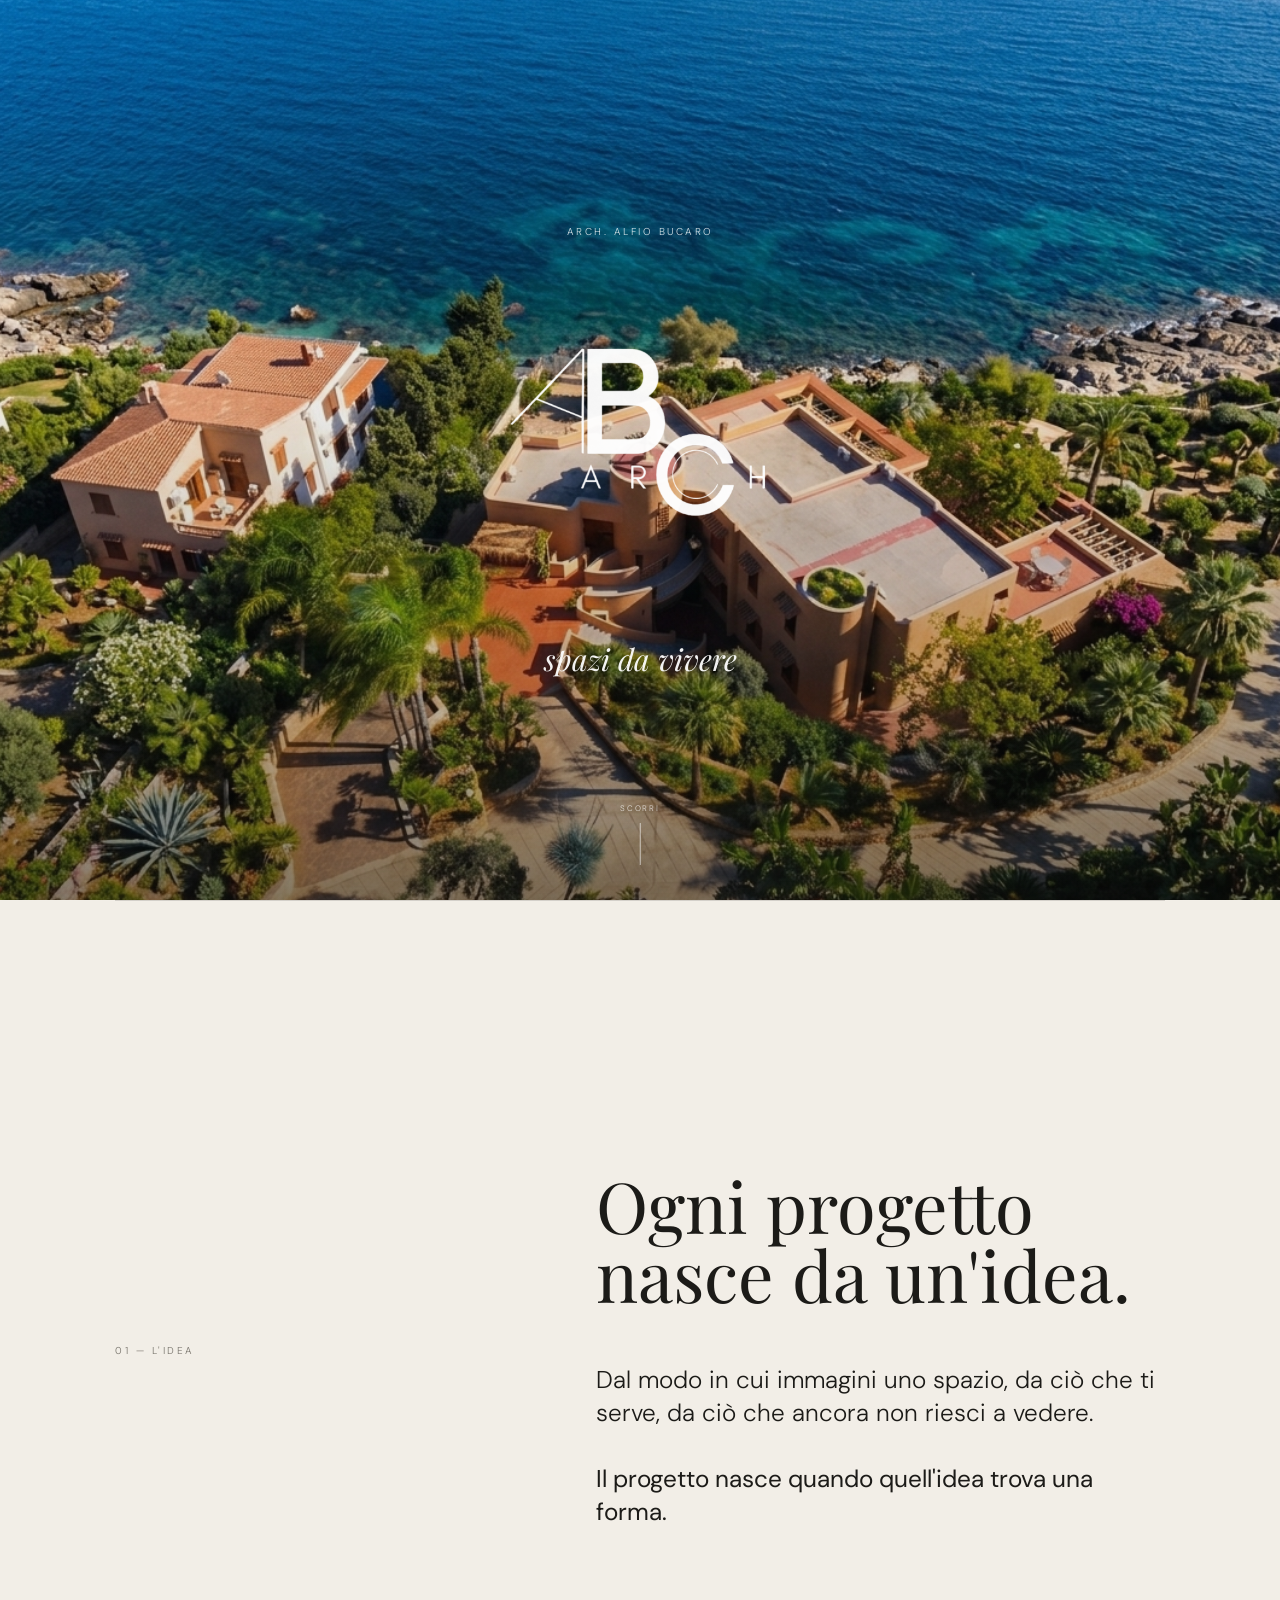
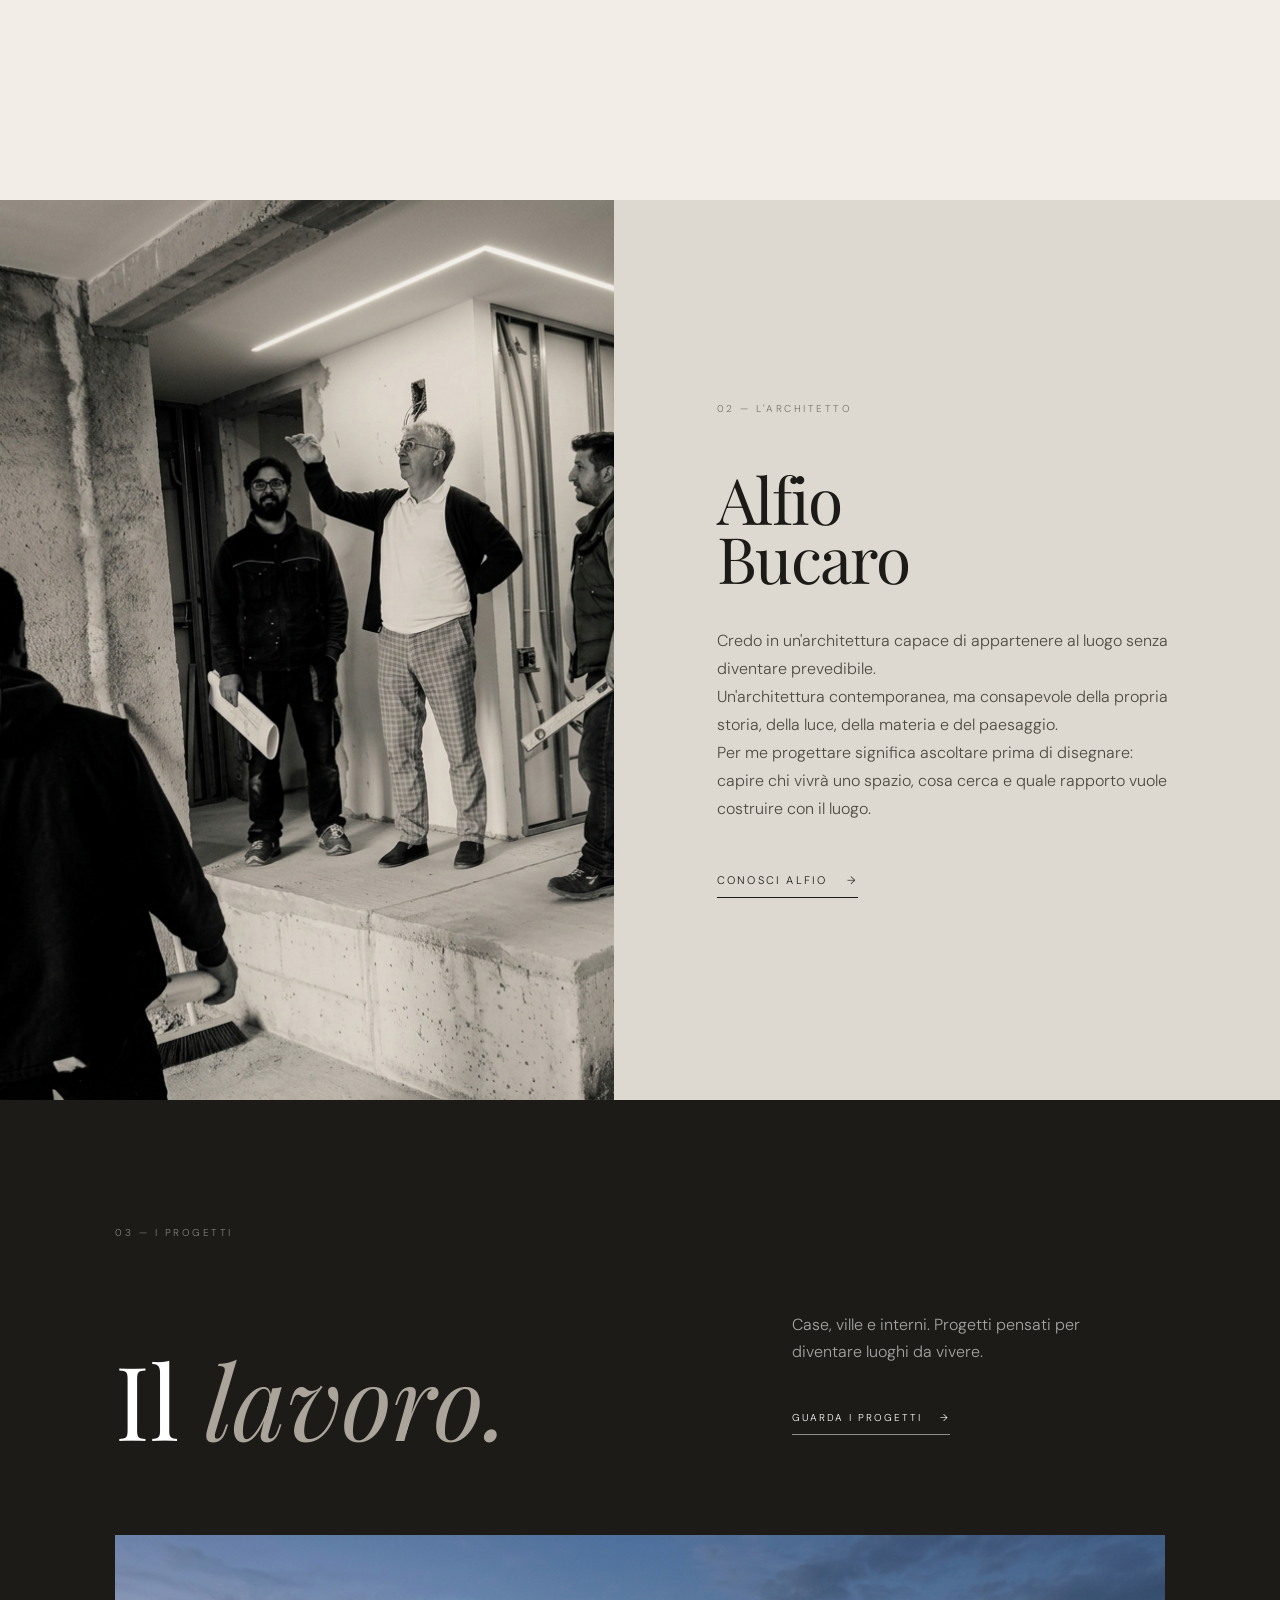
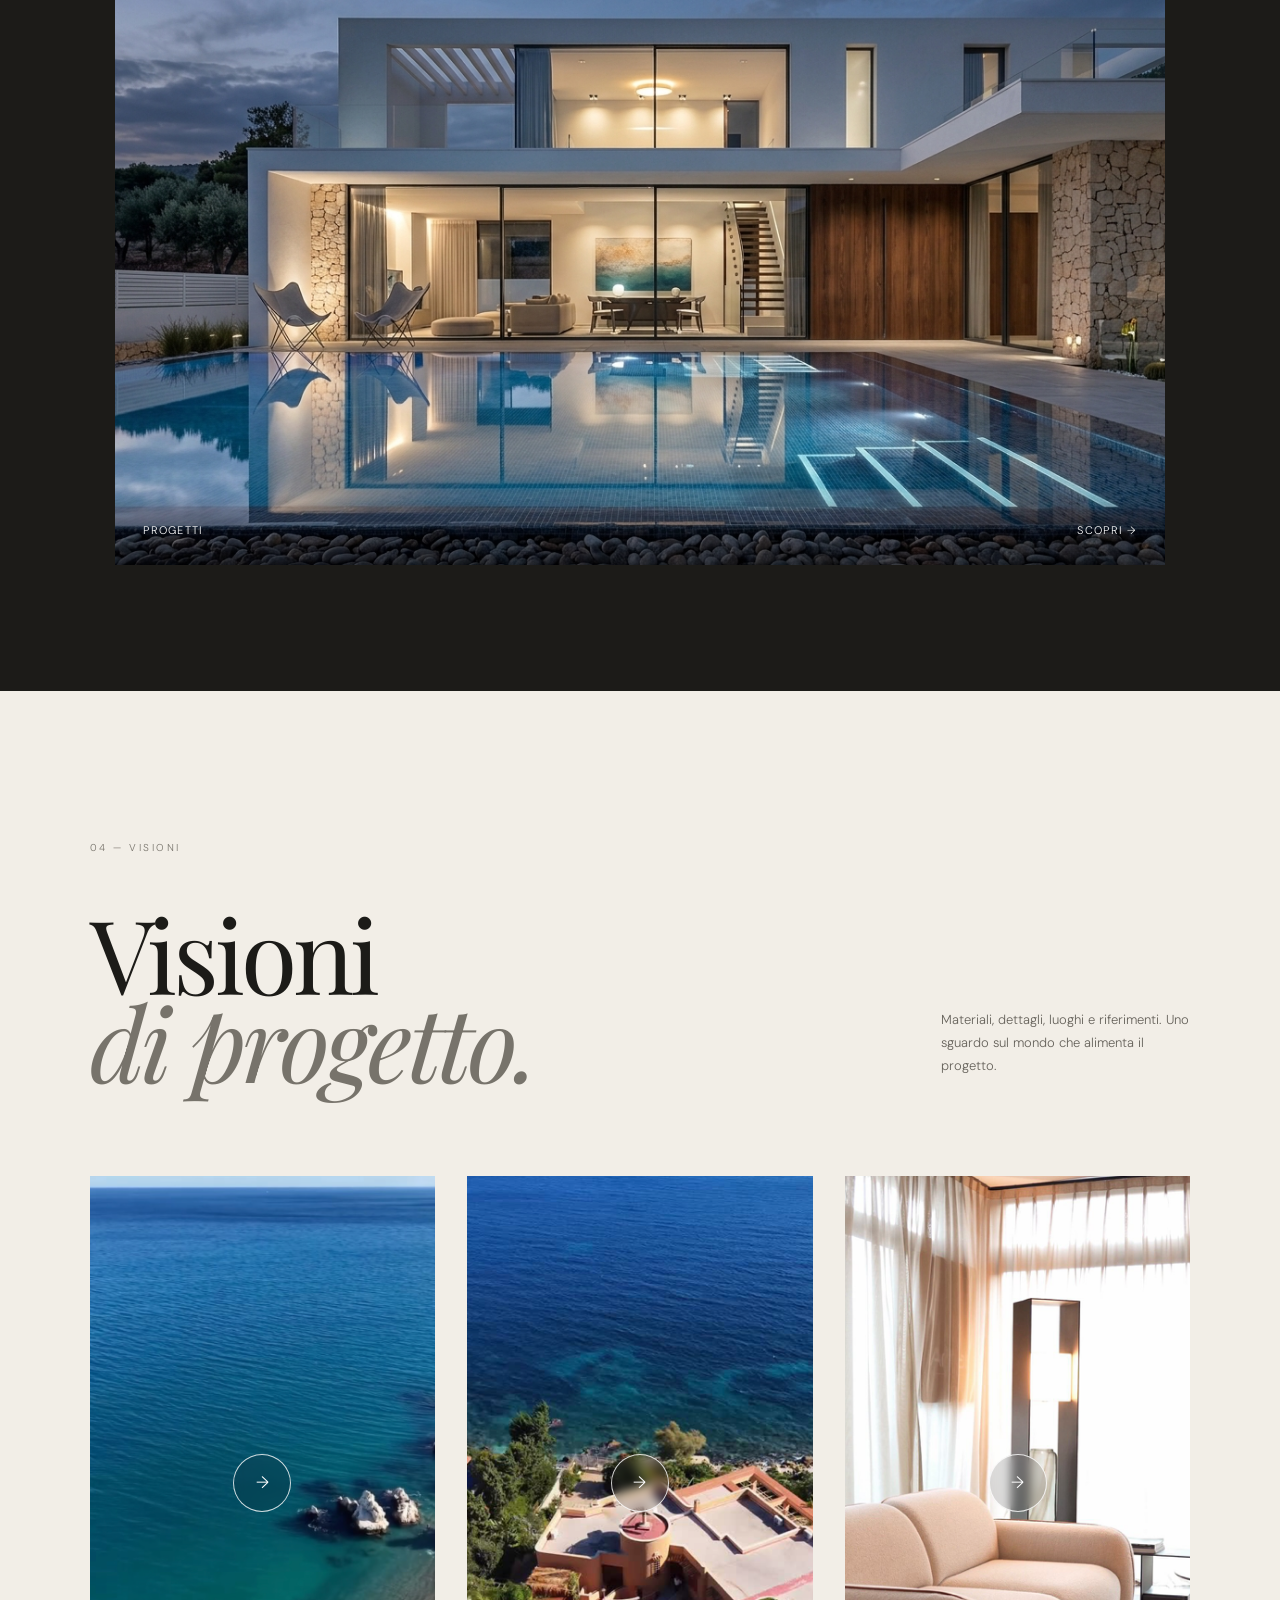
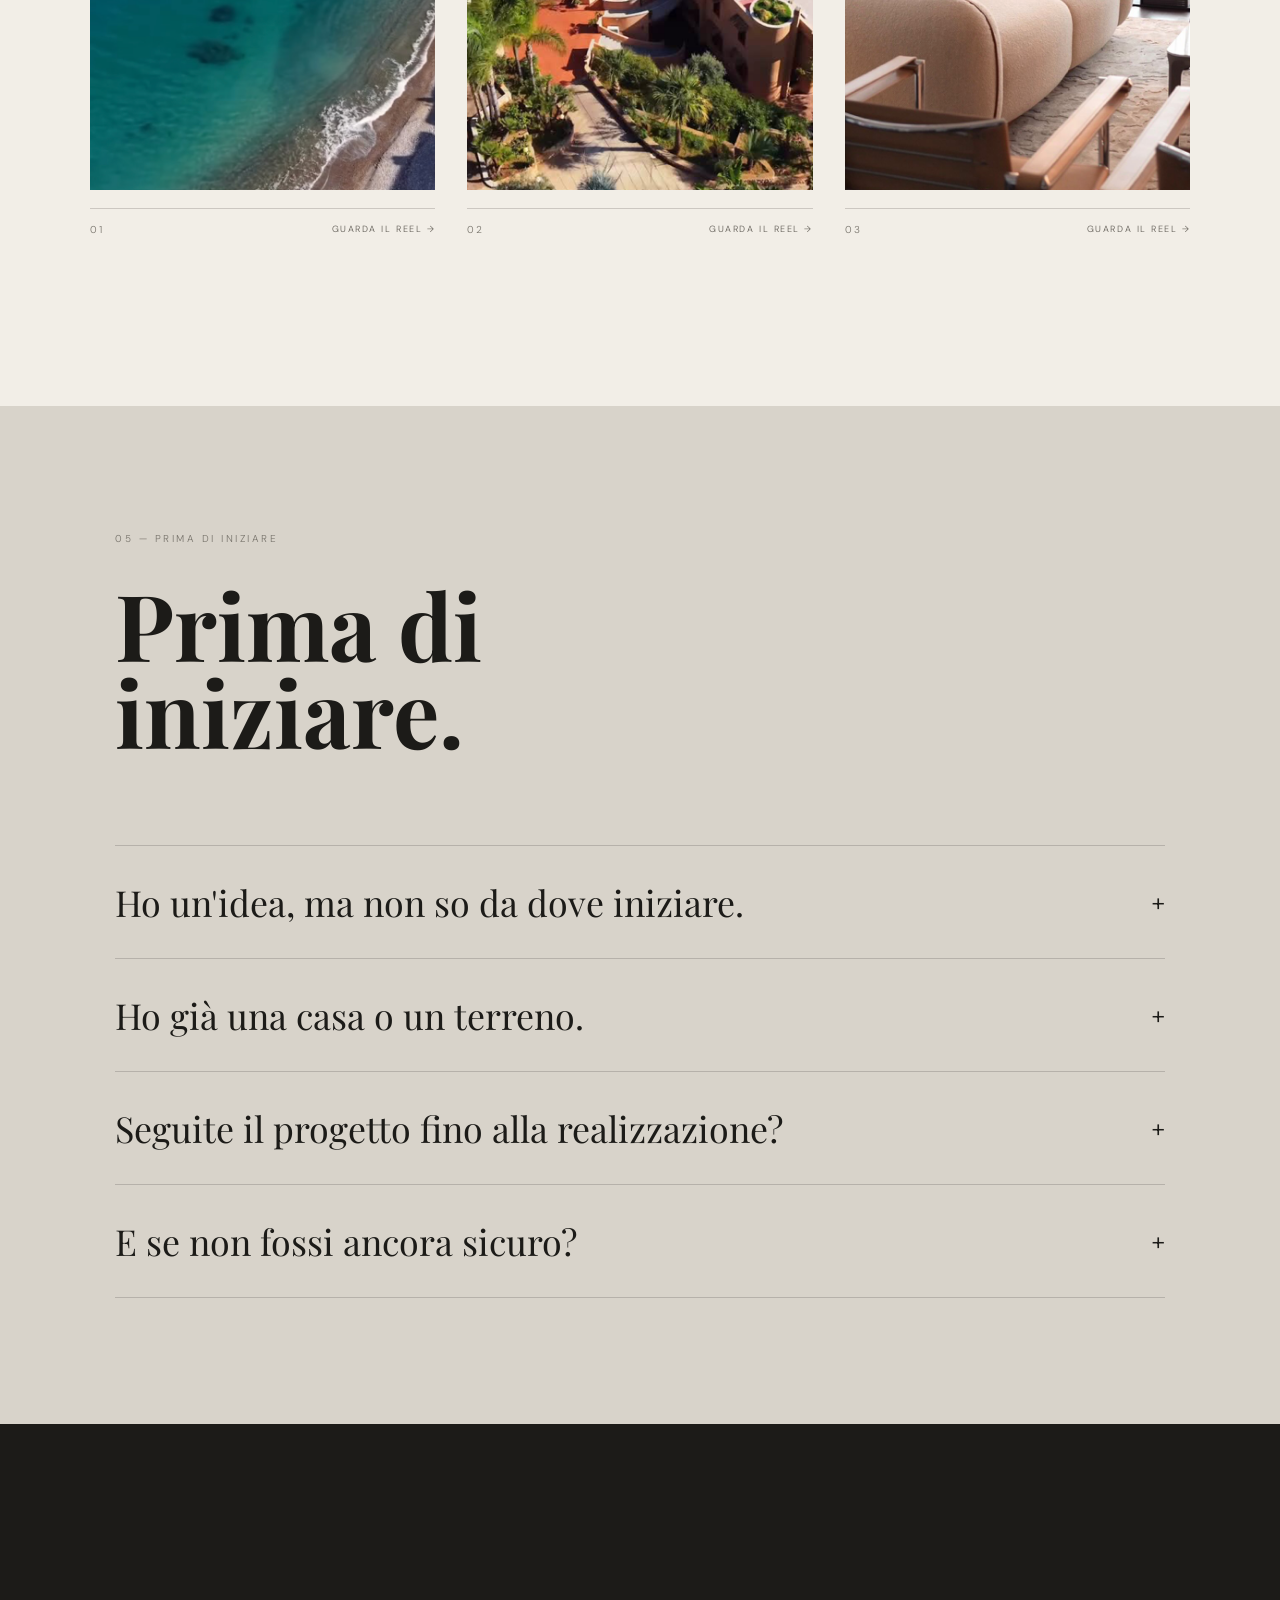
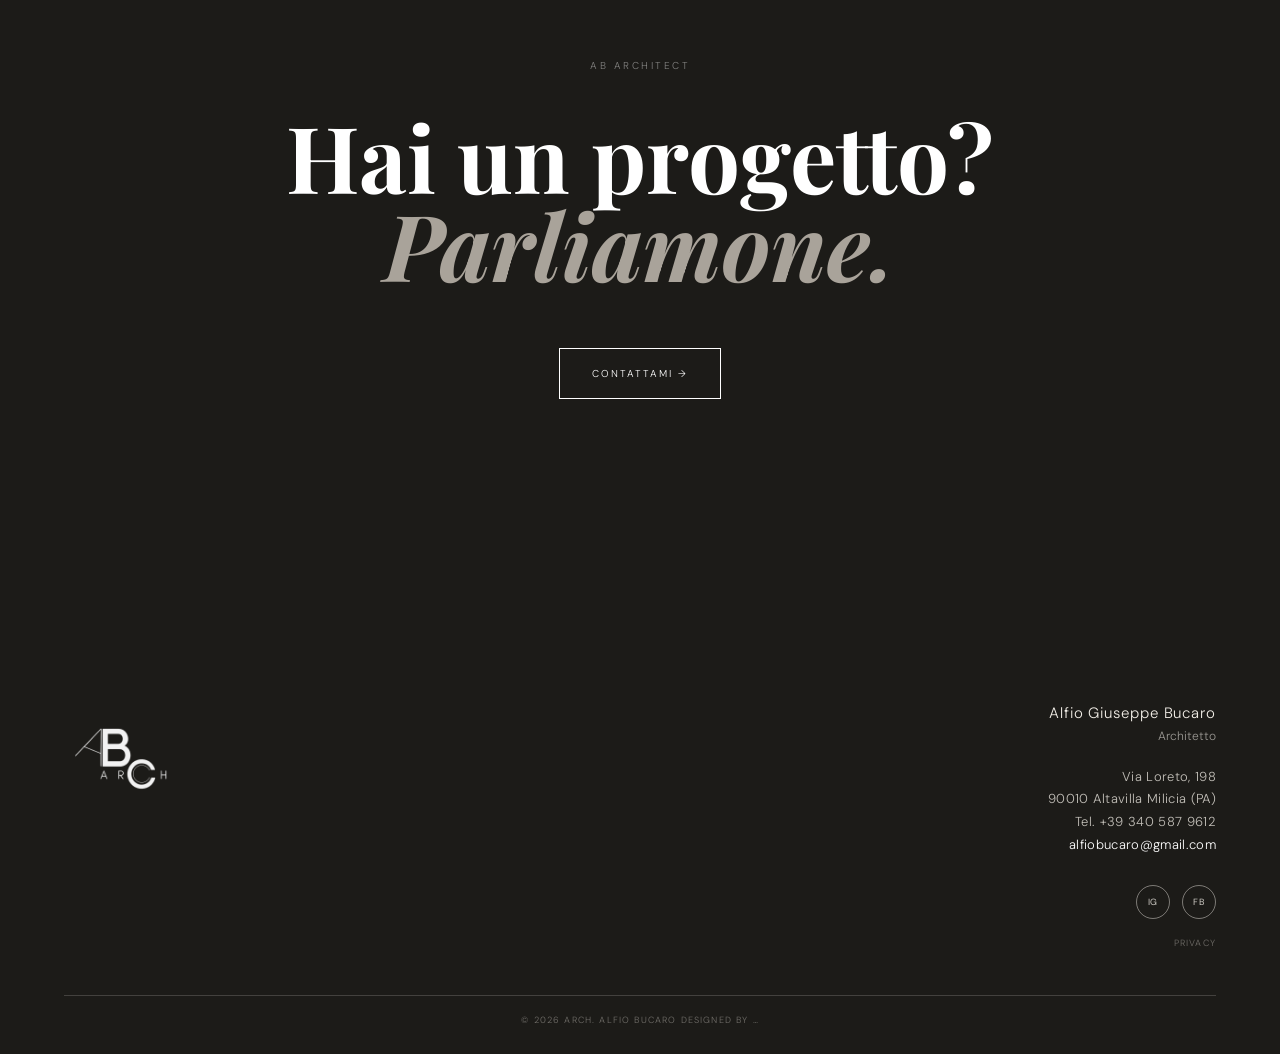
<file: index.html>
<!DOCTYPE html>
<html lang="it">

<head>

    <meta charset="UTF-8">

    <meta name="viewport" content="width=device-width, initial-scale=1.0">

    <title>AB Architect — Architetto Alfio Bucaro | Palermo</title>

    <meta
        name="description"
        content="AB Architect — Architetto Alfio Bucaro. Progettazione architettonica, ville, abitazioni e interni a Palermo e in Sicilia."
    >

    <meta
        name="keywords"
        content="architetto Palermo, Alfio Bucaro, progettazione architettonica, architettura Palermo, ville Sicilia, progettazione casa, ristrutturazione Palermo, interior design Palermo"
    >

    <link rel="stylesheet" href="css/stile.css">

</head>


<body>


<!-- =====================================================
     MENU LATERALE
===================================================== -->

<button
    class="menu-trigger"
    id="menuTrigger"
    type="button"
    aria-label="Apri menu"
    aria-expanded="false"
>
    <span>MENU</span>
</button>


<nav
    class="menu"
    id="menu"
    aria-label="Menu principale"
>

    <div class="menu-inner">


        <div class="menu-top">

            <span>
                AB ARCHITECT
            </span>

            <button
                class="close"
                id="closeMenu"
                type="button"
            >
                CHIUDI ×
            </button>

        </div>


    <div class="menu-links">

    <a href="progetti.html">
        Progetti
    </a>

    <a href="chi-siamo.html">
        Chi siamo / Alfio
    </a>

    <a href="contatti.html">
        Contatti
    </a>

</div>


        <div class="menu-bottom">

            <span>
                AB ARCHITECT
            </span>

            <span>
                PALERMO · SICILIA
            </span>

        </div>


    </div>

</nav>



<!-- =====================================================
     OPENING
===================================================== -->

<div class="opening">


    <!-- =================================================
         HERO
    ================================================= -->

    <div class="hero">


        <img
            class="hero-image"
            src="immagini/Villa_Altavilla.jpg"
            alt="Villa contemporanea ad Altavilla Milicia — AB Architect"
        >


        <div class="hero-overlay"></div>


        <div class="hero-content">


            <div class="eyebrow">
                Arch. Alfio Bucaro
            </div>


            <img
                class="hero-logo"
                src="immagini/Logo_AB.png"
                alt="AB Architect"
            >


            <div class="motto">
                spazi da vivere
            </div>


        </div>


        <div class="hero-scroll">

            <span>
                Scorri
            </span>

            <div class="scroll-line"></div>

        </div>


    </div>



    <!-- =================================================
         01 — L'IDEA
    ================================================= -->

    <section
        class="intro"
        id="idea"
    >


        <div class="intro-index">

            <div class="section-number">
                01 — L'IDEA
            </div>

        </div>


        <div class="intro-content">


            <h1 class="intro-title">

                Ogni progetto
                nasce da un'idea.

            </h1>


            <p class="intro-text">

                Dal modo in cui immagini uno spazio,
                da ciò che ti serve, da ciò che ancora
                non riesci a vedere.

                <br><br>

                <strong>
                    Il progetto nasce quando quell'idea
                    trova una forma.
                </strong>

            </p>


        </div>


    </section>



</div>



<!-- =====================================================
     02 — L'ARCHITETTO
===================================================== -->

<section
    class="alfio"
    id="alfio"
>


    <div class="alfio-image">

        <img
            src="immagini/lavoro_bucaro.jpg"
            alt="Architetto Alfio Bucaro"
        >

    </div>


    <div class="alfio-content">


        <div class="section-number">
            02 — L'ARCHITETTO
        </div>


        <h2 class="alfio-name">

            Alfio<br>
            Bucaro

        </h2>


        <div class="alfio-copy">


            <p>

                Credo in un'architettura capace di appartenere
                al luogo senza diventare prevedibile.

            </p>


            <p>

                Un'architettura contemporanea, ma consapevole
                della propria storia, della luce, della materia
                e del paesaggio.

            </p>


            <p>

                Per me progettare significa ascoltare prima
                di disegnare: capire chi vivrà uno spazio,
                cosa cerca e quale rapporto vuole costruire
                con il luogo.

            </p>


        </div>


        <a
            href="chi-siamo.html"
            class="text-link"
        >

            Conosci Alfio

            <span>
                →
            </span>

        </a>


    </div>


</section>



<!-- =====================================================
     03 — I PROGETTI
===================================================== -->

<section
    class="projects-preview"
    id="projects"
>


    <div class="projects-preview-inner">


        <div class="section-number">
            03 — I PROGETTI
        </div>


        <div class="projects-preview-grid">


            <div>

                <h2 class="projects-preview-title">

                    Il
                    <em>lavoro.</em>

                </h2>

            </div>


            <div class="projects-preview-copy">

                <p>

                    Case, ville e interni.
                    Progetti pensati per diventare
                    luoghi da vivere.

                </p>


                <a
                    href="progetti.html"
                    class="project-link"
                >

                    Guarda i progetti

                    <span>
                        →
                    </span>

                </a>


            </div>


        </div>



        <a
            href="progetti.html"
            class="project-preview-image"
        >


            <img
                src="immagini/Progetti_Villa.jpg"
                alt="Progetti di architettura e interior design — AB Architect"
            >


            <div class="preview-overlay">

                <span>
                    Progetti
                </span>

                <span>
                    Scopri →
                </span>

            </div>


        </a>


    </div>


</section>



<!-- =====================================================
     04 — VISIONI
===================================================== -->

<section
    class="stories"
    id="stories"
>


    <div class="section-number">
        04 — VISIONI
    </div>


    <div class="stories-head">


        <h2 class="stories-title">

            Visioni <br> 
            <em>di progetto.</em>
        </h2>


        <p class="stories-intro">

            Materiali, dettagli, luoghi e riferimenti.
            Uno sguardo sul mondo che alimenta
            il progetto.

        </p>


    </div>



    <div class="instagram-grid">


        <!-- =================================================
             REEL 01
        ================================================= -->

        <article class="instagram-story">


            <a
                href="https://www.instagram.com/p/DTIGYftjL1P/"
                target="_blank"
                rel="noopener noreferrer"
                class="instagram-card"
                aria-label="Guarda il Reel 01 su Instagram"
            >


                <div class="instagram-image">


                    <img
                        src="immagini/Reel1.png"
                        alt="Visioni di progetto — AB Architect"
                    >


                    <div class="instagram-play">

                        <span>
                            →
                        </span>

                    </div>


                </div>


            </a>


            <div class="instagram-caption">

                <span class="instagram-number">
                    01
                </span>

                <span class="instagram-label">
                    Guarda il Reel →
                </span>

            </div>


        </article>



        <!-- =================================================
             REEL 02
        ================================================= -->

        <article class="instagram-story">


            <a
                href="https://www.instagram.com/p/DSXStBJDBBL/"
                target="_blank"
                rel="noopener noreferrer"
                class="instagram-card"
                aria-label="Guarda il Reel 02 su Instagram"
            >


                <div class="instagram-image">


                    <img
                        src="immagini/Reel2.png"
                        alt="Materiali e architettura — AB Architect"
                    >


                    <div class="instagram-play">

                        <span>
                            →
                        </span>

                    </div>


                </div>


            </a>


            <div class="instagram-caption">

                <span class="instagram-number">
                    02
                </span>

                <span class="instagram-label">
                    Guarda il Reel →
                </span>

            </div>


        </article>



        <!-- =================================================
             REEL 03
        ================================================= -->

        <article class="instagram-story">


            <a
                href="https://www.instagram.com/p/DSe5lMUjXRl/"
                target="_blank"
                rel="noopener noreferrer"
                class="instagram-card"
                aria-label="Guarda il Reel 03 su Instagram"
            >


                <div class="instagram-image">


                    <img
                        src="immagini/Reel3.png"
                        alt="Dettagli e luoghi — AB Architect"
                    >


                    <div class="instagram-play">

                        <span>
                            →
                        </span>

                    </div>


                </div>


            </a>


            <div class="instagram-caption">

                <span class="instagram-number">
                    03
                </span>

                <span class="instagram-label">
                    Guarda il Reel →
                </span>

            </div>


        </article>


    </div>


</section>



<!-- =====================================================
     05 — PRIMA DI INIZIARE
===================================================== -->

<section
    class="why"
    id="why"
>


    <div class="section-number">
        05 — PRIMA DI INIZIARE
    </div>


    <h2 class="why-title">

        Prima di<br>
        iniziare.

    </h2>



    <div class="questions">


        <!-- DOMANDA 01 -->

        <div class="question">


            <button
                class="question-button"
                type="button"
                aria-expanded="false"
            >

                <span>
                    Ho un'idea, ma non so da dove iniziare.
                </span>

                <span class="plus">
                    +
                </span>

            </button>


            <div class="answer">

                <p>

                    Non è necessario arrivare con un progetto
                    già definito. Il primo passo è capire insieme
                    cosa vuoi realizzare, quali sono le esigenze
                    e quali possibilità offre il luogo.

                </p>

            </div>


        </div>



        <!-- DOMANDA 02 -->

        <div class="question">


            <button
                class="question-button"
                type="button"
                aria-expanded="false"
            >

                <span>
                    Ho già una casa o un terreno.
                </span>

                <span class="plus">
                    +
                </span>

            </button>


            <div class="answer">

                <p>

                    Partiamo da ciò che esiste.
                    Analizziamo il luogo, i suoi vincoli
                    e le sue possibilità per costruire
                    una direzione progettuale coerente.

                </p>

            </div>


        </div>



        <!-- DOMANDA 03 -->

        <div class="question">


            <button
                class="question-button"
                type="button"
                aria-expanded="false"
            >

                <span>
                    Seguite il progetto fino alla realizzazione?
                </span>

                <span class="plus">
                    +
                </span>

            </button>


            <div class="answer">

                <p>

                    Il percorso può accompagnarti dalla prima idea
                    fino alla realizzazione, attraverso le diverse
                    fasi della progettazione e della gestione
                    dell'intervento.

                </p>

            </div>


        </div>



        <!-- DOMANDA 04 -->

        <div class="question">


            <button
                class="question-button"
                type="button"
                aria-expanded="false"
            >

                <span>
                    E se non fossi ancora sicuro?
                </span>

                <span class="plus">
                    +
                </span>

            </button>


            <div class="answer">

                <p>

                    Va bene così.

                    Il primo incontro serve anche a capire
                    se il progetto e il nostro modo di lavorare
                    sono quelli giusti per te.

                </p>

            </div>


        </div>


    </div>


</section>



<!-- =====================================================
     CTA
===================================================== -->

<section
    class="cta"
    id="contact"
>


    <div class="cta-inner">


        <div class="cta-small">
            AB ARCHITECT
        </div>


        <h2 class="cta-title">

            Hai un progetto?

            <br>

            <em>Parliamone.</em>

        </h2>


        <a
            href="mailto:alfiobucaro@gmail.com"
            class="cta-button"
        >

            Contattami →

        </a>


    </div>


</section>



<!-- =====================================================
     FOOTER
===================================================== -->

<footer>


    <!-- =================================================
         LOGO
    ================================================= -->

    <div class="footer-logo">

        <img
            src="immagini/Logo_AB.png"
            alt="AB Architect"
        >

    </div>



    <!-- =================================================
         CENTRO
    ================================================= -->

    <div class="footer-center">


        


    </div>



    <!-- =================================================
         CONTATTI
    ================================================= -->

    <div class="footer-right">


        <div class="footer-contact-name">
            Alfio Giuseppe Bucaro
        </div>


        <div class="footer-contact-role">
            Architetto
        </div>


        <div class="footer-contact-details">

            Via Loreto, 198<br>

            90010 Altavilla Milicia (PA)<br>

            Tel. +39 340 587 9612<br>

            <a href="mailto:alfiobucaro@gmail.com">
                alfiobucaro@gmail.com
            </a>

        </div>



        <div class="footer-social">


            <a
                href="https://www.instagram.com/alfiobucaroarchitetto"
                target="_blank"
                rel="noopener noreferrer"
                aria-label="Instagram"
            >
                IG
            </a>


            <a
                href="https://www.facebook.com/bucaroalfio/"
                target="_blank"
                rel="noopener noreferrer"
                aria-label="Facebook"
            >
                FB
            </a>


        </div>



        <a
            href="privacy.html"
            class="footer-privacy"
        >
            Privacy 
        </a>


    </div>



    <!-- =================================================
         COPYRIGHT
    ================================================= -->

    <div class="footer-bottom">


        <span>
            © 2026 Arch. Alfio Bucaro
        </span>


        <span>
            Designed by …
        </span>


    </div>


</footer>



<!-- =====================================================
     JAVASCRIPT
===================================================== -->

<script src="js/script.js"></script>


</body>

</html>
</file>
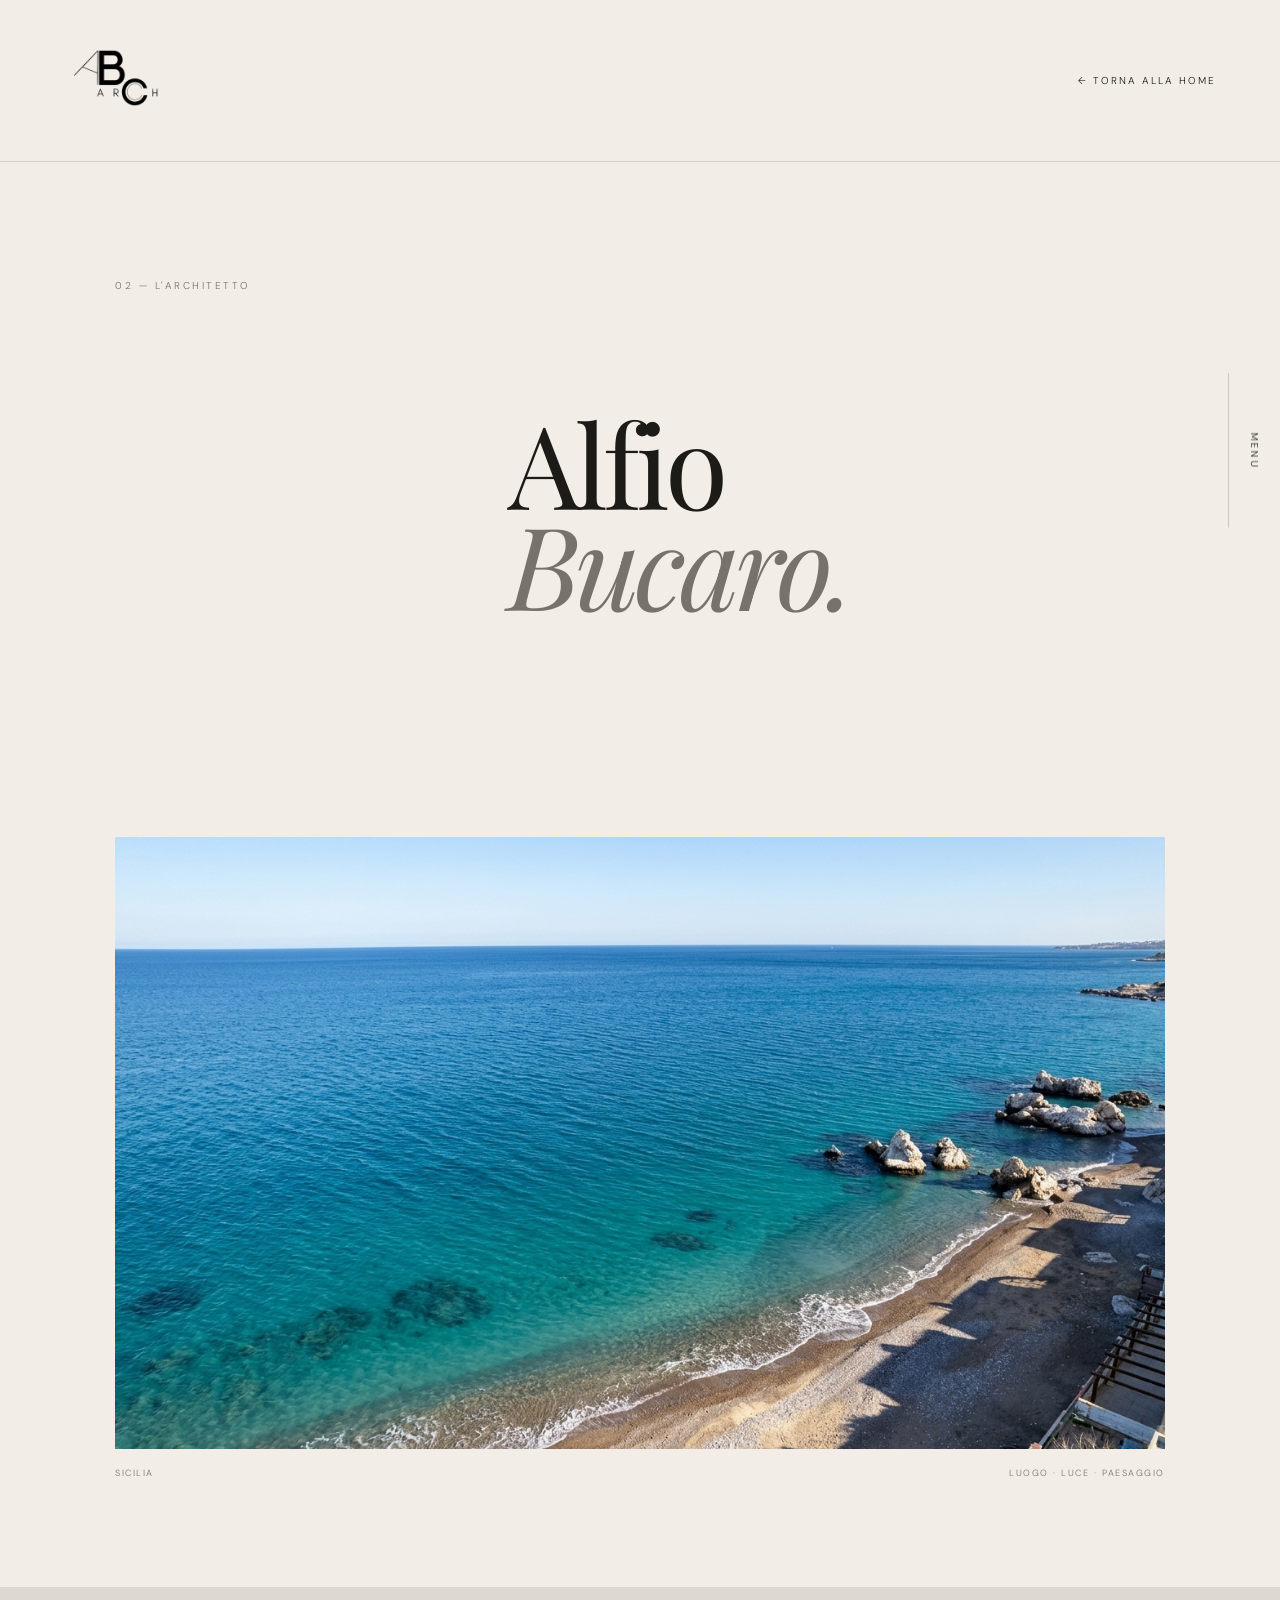
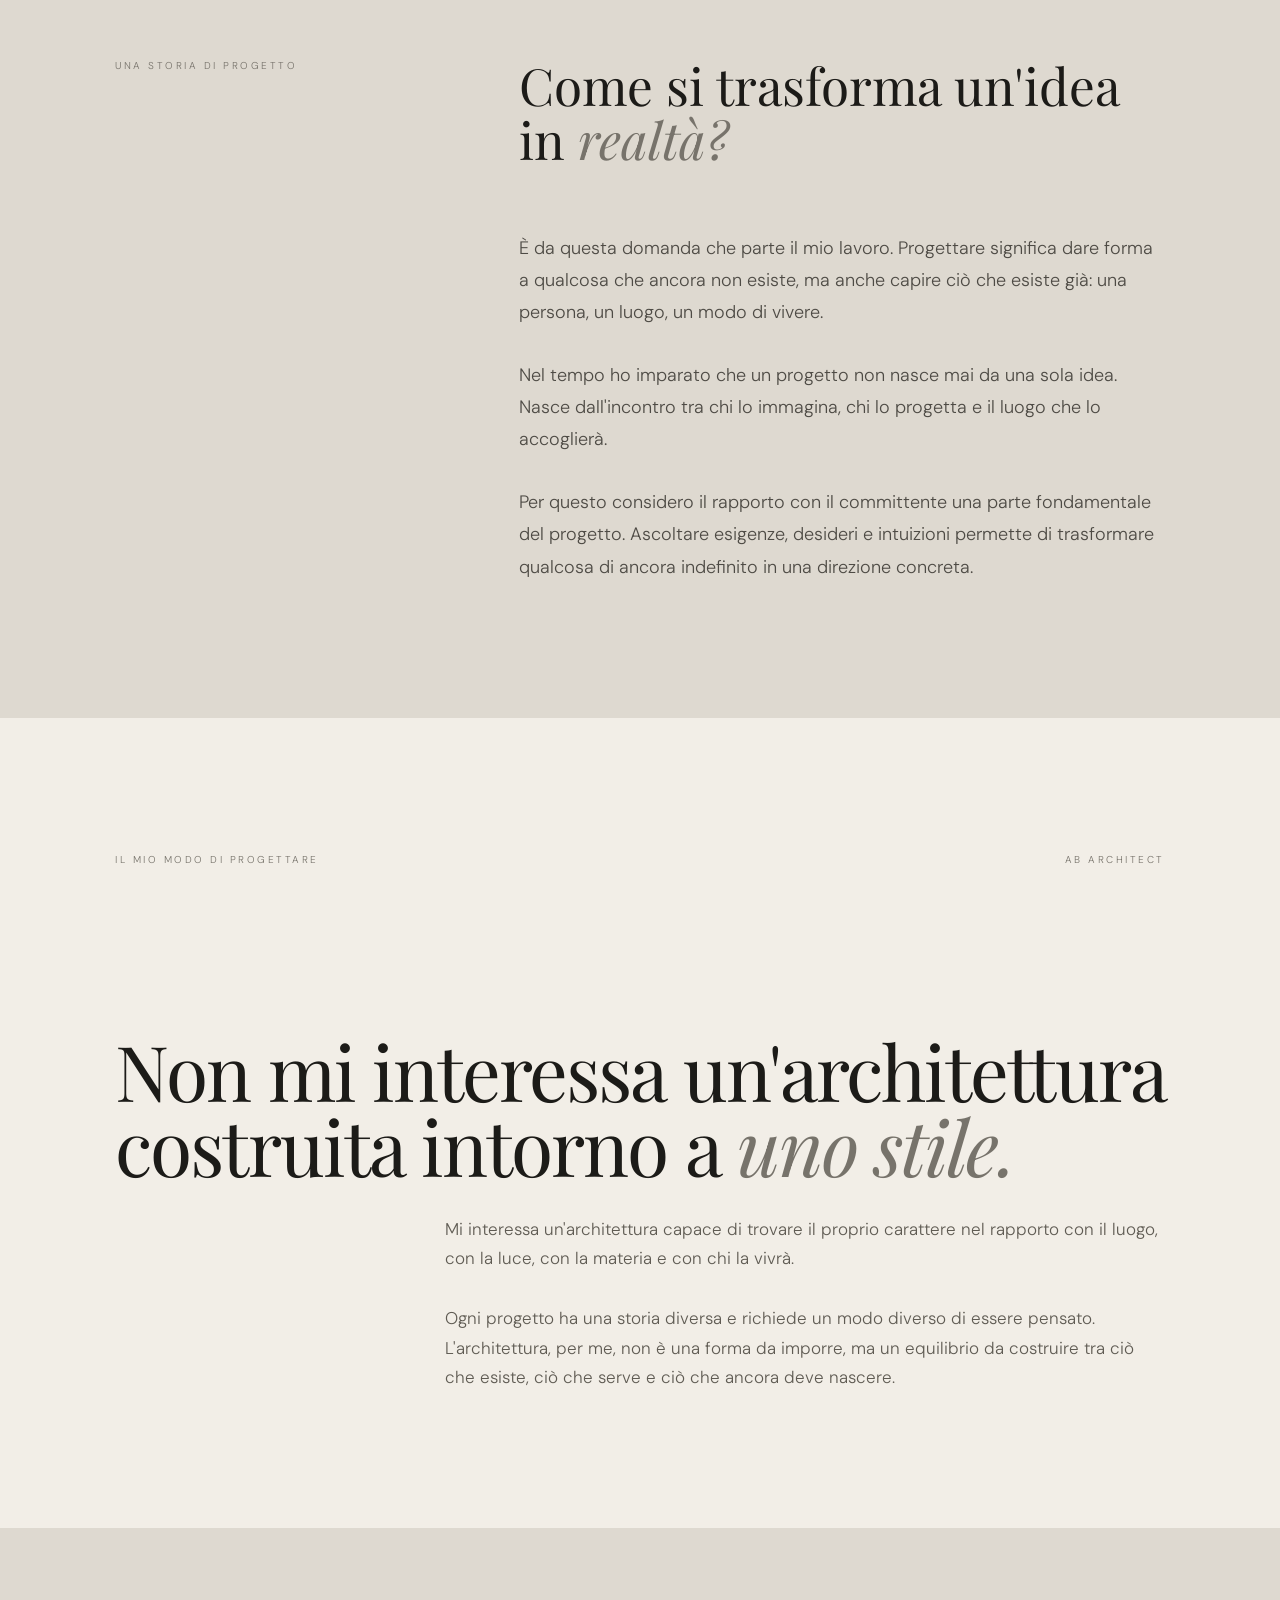
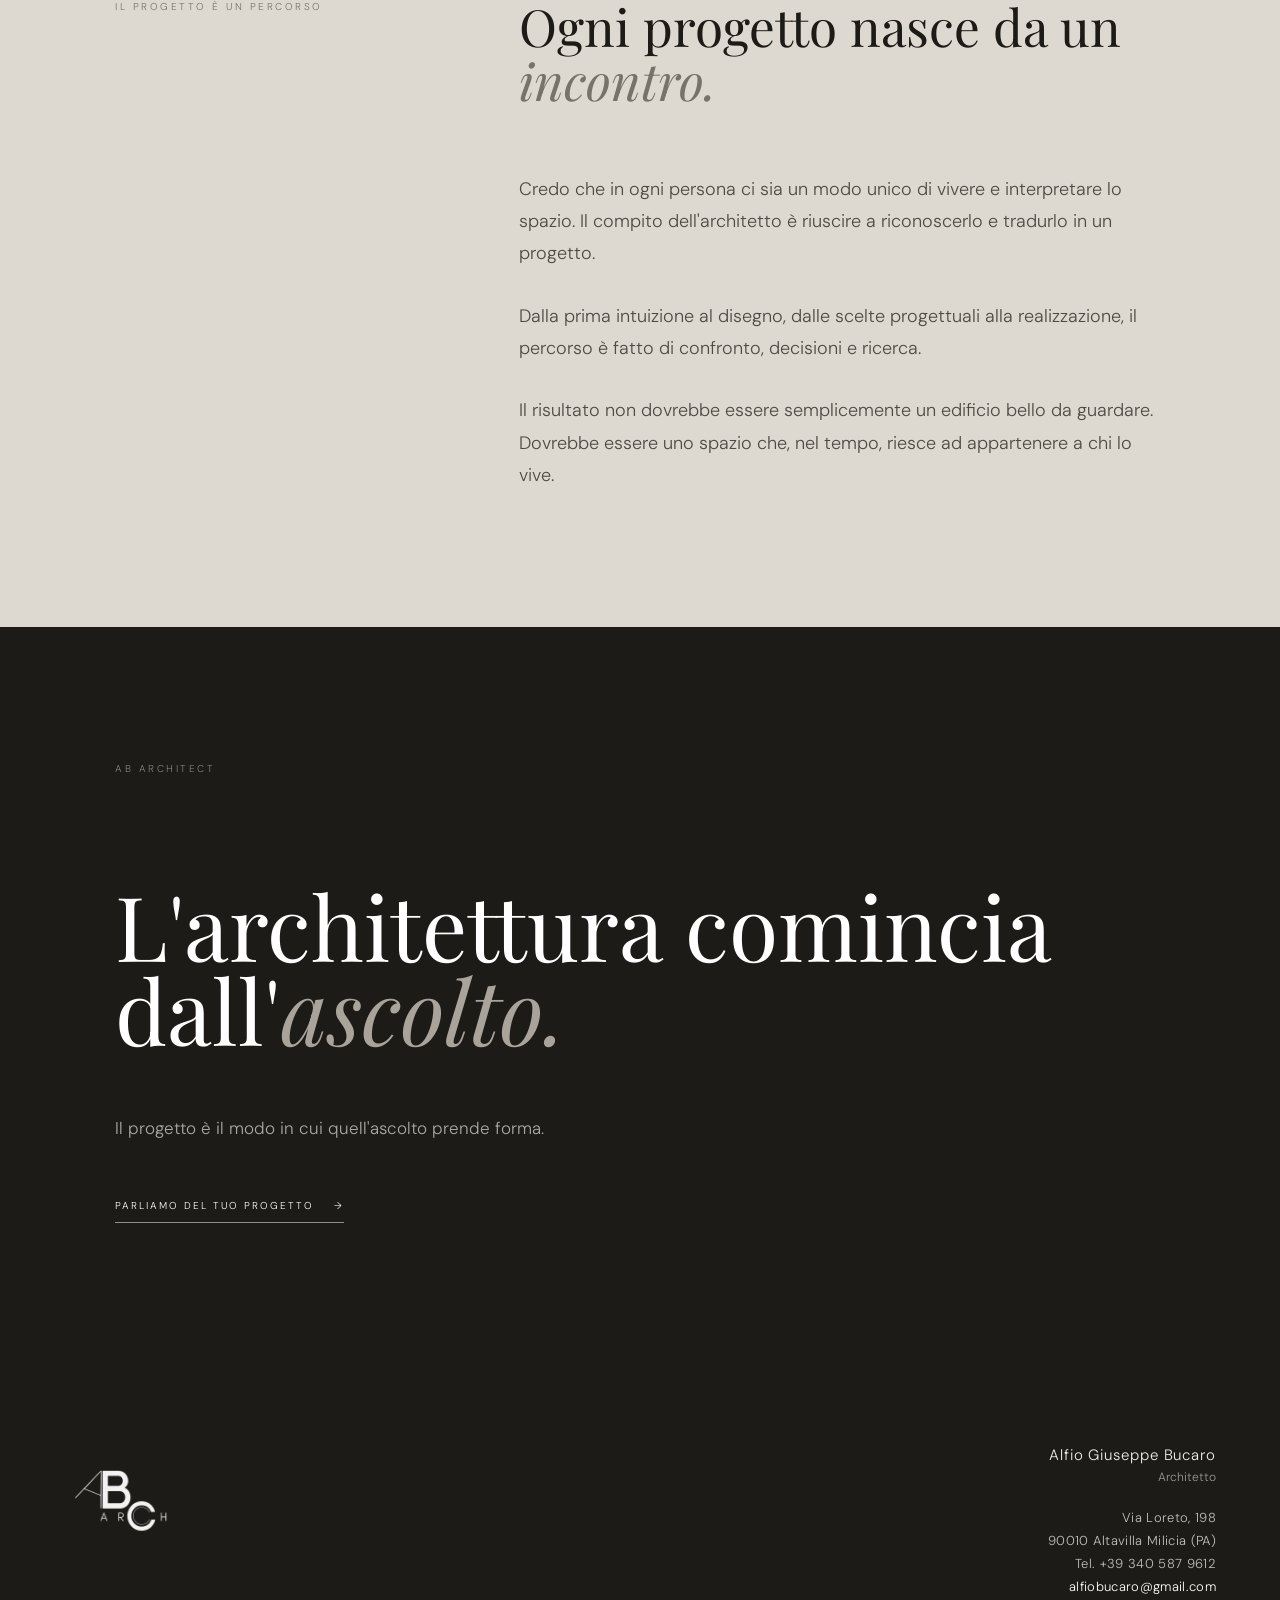
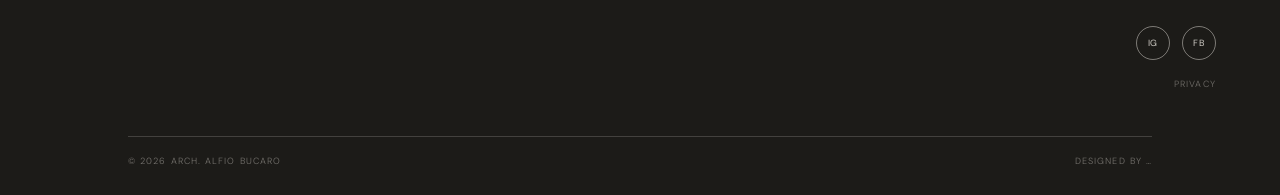
<file: chi-siamo.html>
<!DOCTYPE html>
<html lang="it">

<head>

    <meta charset="UTF-8">

    <meta name="viewport" content="width=device-width, initial-scale=1.0">

    <title>Alfio Bucaro — Architetto a Palermo | AB Architect</title>

    <meta
        name="description"
        content="Alfio Bucaro, architetto a Palermo. Il suo approccio alla progettazione nasce dall'ascolto, dal rapporto con il luogo e dalla ricerca di un'architettura pensata per chi la vive."
    >

    <meta
        name="keywords"
        content="Alfio Bucaro, architetto Palermo, architetto Sicilia, AB Architect, progettazione architettonica Palermo, architettura Sicilia"
    >

    <link rel="stylesheet" href="css/stile.css">

    <style>

        /* =================================================
           PAGINA ALFIO
        ================================================= */

        .about-page {
            background: #f2eee7;
            color: #1c1b18;
        }


        /* =================================================
           HEADER
        ================================================= */

        .about-header {
            position: relative;
            z-index: 20;

            width: 100%;

            padding:
                28px 5vw;

            display: flex;

            justify-content: space-between;
            align-items: center;

            border-bottom:
                1px solid rgba(28, 27, 24, 0.14);
        }


        .about-header-logo img {
            width: 105px;
            height: auto;
            display: block;
        }


        .about-header-back {
            font-size: 10px;

            letter-spacing: 0.2em;

            text-transform: uppercase;

            display: inline-flex;

            align-items: center;

            gap: 15px;

            transition:
                gap 0.35s ease;
        }


        .about-header-back:hover {
            gap: 22px;
        }


        /* =================================================
           INTRO
        ================================================= */

        .about-intro {
            min-height: 75vh;

            padding:
                13vh 9vw
                10vh;

            display: grid;

            grid-template-columns:
                0.75fr
                1.7fr;

            gap: 8vw;

            align-items: center;
        }


        .about-intro-index {
            align-self: start;
        }


        .about-intro-content {
            max-width: 1050px;
        }


        .about-intro-title {
            margin: 0;

            font-family:
                "Playfair Display",
                Georgia,
                serif;

            font-size:
                clamp(58px, 9vw, 135px);

            font-weight: 400;

            line-height: 0.88;

            letter-spacing: -0.045em;
        }


        .about-intro-title em {
            color: #77736b;
            font-weight: 400;
        }


        /* =================================================
           MARE
        ================================================= */

        .about-image {
            padding:
                0 9vw
                12vh;
        }


        .about-image-frame {
            width: 100%;

            height: 68vh;

            min-height: 480px;

            overflow: hidden;

            position: relative;
        }


        .about-image-frame img {
            width: 100%;
            height: 100%;

            display: block;

            object-fit: cover;

            object-position: center;

            transform: scale(1.025);
        }


        .about-image-caption {
            margin-top: 18px;

            display: flex;

            justify-content: space-between;

            gap: 30px;

            font-size: 9px;

            letter-spacing: 0.17em;

            text-transform: uppercase;

            color: #77736b;
        }


        /* =================================================
           TESTO
        ================================================= */

        .about-story {
            padding:
                8vh 9vw
                15vh;

            display: grid;

            grid-template-columns:
                0.7fr
                1.5fr;

            gap: 8vw;

            background: #ded9d0;
        }


        .about-story-label {
            font-size: 10px;

            letter-spacing: 0.25em;

            color: #77736b;
        }


        .about-story-content {
            max-width: 820px;
        }


        .about-story-lead {
            margin: 0 0 65px;

            font-family:
                "Playfair Display",
                Georgia,
                serif;

            font-size:
                clamp(32px, 4vw, 58px);

            line-height: 1.05;

            font-weight: 400;
        }


        .about-story-lead em {
            color: #77736b;
        }


        .about-story-text {
            max-width: 680px;
        }


        .about-story-text p {
            margin: 0 0 30px;

            font-size: 18px;

            line-height: 1.8;

            color: #4e4b45;
        }


        .about-story-text p:last-child {
            margin-bottom: 0;
        }


        /* =================================================
           IDEA ARCHITETTONICA
        ================================================= */

        .about-philosophy {
            min-height: 90vh;

            padding:
                15vh 9vw;

            display: flex;

            flex-direction: column;

            justify-content: space-between;

            background: #f2eee7;
        }


        .about-philosophy-top {
            display: flex;

            justify-content: space-between;
            align-items: flex-start;
        }


        .about-philosophy-statement {
            max-width: 1050px;

            margin-top: 15vh;

            font-family:
                "Playfair Display",
                Georgia,
                serif;

            font-size:
                clamp(42px, 6vw, 88px);

            line-height: 0.98;

            font-weight: 400;

            letter-spacing: -0.025em;
        }


        .about-philosophy-statement em {
            color: #77736b;
        }


        .about-philosophy-bottom {
            max-width: 720px;

            margin-left: auto;

            font-size: 17px;

            line-height: 1.75;

            color: #5f5b53;
        }


        /* =================================================
           CHIUSURA
        ================================================= */

        .about-closing {
            padding:
                15vh 9vw
                17vh;

            background: #1c1b18;

            color: white;
        }


        .about-closing-inner {
            max-width: 1100px;

            margin: auto;
        }


        .about-closing-number {
            font-size: 10px;

            letter-spacing: 0.25em;

            color:
                rgba(255,255,255,0.45);
        }


        .about-closing-title {
            margin:
                12vh 0 7vh;

            max-width: 1000px;

            font-family:
                "Playfair Display",
                Georgia,
                serif;

            font-size:
                clamp(48px, 7vw, 105px);

            line-height: 0.94;

            font-weight: 400;
        }


        .about-closing-title em {
            color: #a9a39a;
        }


        .about-closing-text {
            max-width: 620px;

            font-size: 17px;

            line-height: 1.75;

            color:
                rgba(255,255,255,0.62);
        }


        .about-contact-link {
            display: inline-flex;

            align-items: center;

            gap: 20px;

            margin-top: 55px;

            padding-bottom: 10px;

            border-bottom:
                1px solid
                rgba(255,255,255,0.5);

            font-size: 10px;

            letter-spacing: 0.2em;

            text-transform: uppercase;

            transition:
                gap 0.4s ease;
        }


        .about-contact-link:hover {
            gap: 30px;
        }


        /* =================================================
           FOOTER
        ================================================= */

        .about-page footer {
            position: relative;
        }


        .footer-bottom {
            grid-column: 1 / -1;

            display: flex;

            justify-content: space-between;

            align-items: center;

            margin-top: 45px;

            padding-top: 18px;

            border-top:
                1px solid
                rgba(242, 238, 231, .18);

            font-size: 9px;

            letter-spacing: 0.12em;

            text-transform: uppercase;

            color:
                rgba(242, 238, 231, .42);
        }


        /* =================================================
           TABLET
        ================================================= */

        @media (max-width: 800px) {


            .about-header {
                padding:
                    24px 8vw;
            }


            .about-intro {
                min-height: auto;

                padding:
                    12vh 8vw
                    10vh;

                grid-template-columns: 1fr;

                gap: 55px;
            }


            .about-intro-title {
                font-size:
                    clamp(55px, 14vw, 90px);
            }


            .about-image {
                padding:
                    0 8vw
                    10vh;
            }


            .about-image-frame {
                height: 58vh;

                min-height: 400px;
            }


            .about-story {
                padding:
                    12vh 8vw
                    13vh;

                grid-template-columns: 1fr;

                gap: 55px;
            }


            .about-story-lead {
                margin-bottom: 50px;
            }


            .about-philosophy {
                min-height: auto;

                padding:
                    12vh 8vw
                    13vh;
            }


            .about-philosophy-statement {
                margin-top: 10vh;

                font-size:
                    clamp(42px, 10vw, 70px);
            }


            .about-philosophy-bottom {
                margin-top: 12vh;

                margin-left: 0;
            }


            .about-closing {
                padding:
                    12vh 8vw
                    14vh;
            }


            .about-closing-title {
                margin-top: 10vh;
            }


            .footer-bottom {
                flex-direction: column;

                align-items: flex-start;

                gap: 12px;
            }

        }


        /* =================================================
           MOBILE
        ================================================= */

        @media (max-width: 520px) {


            .about-header-logo img {
                width: 90px;
            }


            .about-intro {
                padding:
                    10vh 7vw
                    8vh;
            }


            .about-intro-title {
                font-size: 55px;
            }


            .about-image {
                padding:
                    0 7vw
                    9vh;
            }


            .about-image-frame {
                height: 62vh;

                min-height: 430px;
            }


            .about-image-caption {
                font-size: 8px;
            }


            .about-story {
                padding:
                    10vh 7vw
                    11vh;
            }


            .about-story-lead {
                font-size: 34px;
            }


            .about-story-text p {
                font-size: 17px;
            }


            .about-philosophy {
                padding:
                    10vh 7vw
                    11vh;
            }


            .about-philosophy-statement {
                font-size: 45px;
            }


            .about-philosophy-bottom {
                font-size: 16px;
            }


            .about-closing {
                padding:
                    10vh 7vw
                    12vh;
            }


            .about-closing-title {
                font-size: 53px;
            }


        }

    </style>

</head>


<body class="about-page">


<!-- =====================================================
     MENU LATERALE
===================================================== -->

<button
    class="menu-trigger visible"
    id="menuTrigger"
    type="button"
    aria-label="Apri menu"
    aria-expanded="false"
>
    <span>MENU</span>
</button>


<nav
    class="menu"
    id="menu"
    aria-label="Menu principale"
>

    <div class="menu-inner">


        <div class="menu-top">

            <span>
                AB ARCHITECT
            </span>

            <button
                class="close"
                id="closeMenu"
                type="button"
            >
                CHIUDI ×
            </button>

        </div>


        <div class="menu-links">

            <a href="progetti.html">
                Progetti
            </a>

            <a href="chi-siamo.html">
                Chi siamo
            </a>

            <a href="index.html#contact">
                Contatti
            </a>

        </div>


        <div class="menu-bottom">

            <span>
                AB ARCHITECT
            </span>

            <span>
                PALERMO · SICILIA
            </span>

        </div>


    </div>

</nav>



<!-- =====================================================
     HEADER
===================================================== -->

<header class="about-header">


    <a
        href="index.html"
        class="about-header-logo"
        aria-label="AB Architect — Home"
    >

        <img
            src="immagini/Logo_AB.png"
            alt="AB Architect"
        >

    </a>


    <a
        href="index.html"
        class="about-header-back"
    >

        ← Torna alla home

    </a>


</header>



<!-- =====================================================
     INTRO
===================================================== -->

<main>


    <section class="about-intro">


        <div class="about-intro-index">

            <div class="section-number">
                02 — L'ARCHITETTO
            </div>

        </div>


        <div class="about-intro-content">


            <h1 class="about-intro-title">

                Alfio<br>
                <em>Bucaro.</em>

            </h1>


        </div>


    </section>



    <!-- =================================================
         MARE
    ================================================= -->

    <section class="about-image">


        <div class="about-image-frame">

            <img
                src="immagini/Mare.jpg"
                alt="Paesaggio mediterraneo della Sicilia"
            >

        </div>


        <div class="about-image-caption">

            <span>
                Sicilia
            </span>

            <span>
                Luogo · Luce · Paesaggio
            </span>

        </div>


    </section>



    <!-- =================================================
         STORIA
    ================================================= -->

    <section class="about-story">


        <div class="about-story-label">

            UNA STORIA DI PROGETTO

        </div>


        <div class="about-story-content">


            <p class="about-story-lead">

                Come si trasforma un'idea
                in <em>realtà?</em>

            </p>


            <div class="about-story-text">


                <p>

                    È da questa domanda che parte il mio lavoro.

                    Progettare significa dare forma a qualcosa
                    che ancora non esiste, ma anche capire ciò
                    che esiste già: una persona, un luogo,
                    un modo di vivere.

                </p>


                <p>

                    Nel tempo ho imparato che un progetto
                    non nasce mai da una sola idea.

                    Nasce dall'incontro tra chi lo immagina,
                    chi lo progetta e il luogo che lo accoglierà.

                </p>


                <p>

                    Per questo considero il rapporto con il
                    committente una parte fondamentale del
                    progetto.

                    Ascoltare esigenze, desideri e intuizioni
                    permette di trasformare qualcosa di ancora
                    indefinito in una direzione concreta.

                </p>


            </div>


        </div>


    </section>



    <!-- =================================================
         IDEA DI ARCHITETTURA
    ================================================= -->

    <section class="about-philosophy">


        <div class="about-philosophy-top">


            <div class="section-number">
                IL MIO MODO DI PROGETTARE
            </div>


            <div class="section-number">
                AB ARCHITECT
            </div>


        </div>


        <div class="about-philosophy-statement">

            Non mi interessa
            un'architettura costruita
            intorno a <em>uno stile.</em>

        </div>


        <p class="about-philosophy-bottom">

            Mi interessa un'architettura capace di trovare
            il proprio carattere nel rapporto con il luogo,
            con la luce, con la materia e con chi la vivrà.

            <br><br>

            Ogni progetto ha una storia diversa e richiede
            un modo diverso di essere pensato.

            L'architettura, per me, non è una forma da imporre,
            ma un equilibrio da costruire tra ciò che esiste,
            ciò che serve e ciò che ancora deve nascere.

        </p>


    </section>



    <!-- =================================================
         COLLABORAZIONE
    ================================================= -->

    <section class="about-story">


        <div class="about-story-label">

            IL PROGETTO È UN PERCORSO

        </div>


        <div class="about-story-content">


            <p class="about-story-lead">

                Ogni progetto
                nasce da un <em>incontro.</em>

            </p>


            <div class="about-story-text">


                <p>

                    Credo che in ogni persona ci sia un modo
                    unico di vivere e interpretare lo spazio.

                    Il compito dell'architetto è riuscire a
                    riconoscerlo e tradurlo in un progetto.

                </p>


                <p>

                    Dalla prima intuizione al disegno,
                    dalle scelte progettuali alla realizzazione,
                    il percorso è fatto di confronto,
                    decisioni e ricerca.

                </p>


                <p>

                    Il risultato non dovrebbe essere semplicemente
                    un edificio bello da guardare.

                    Dovrebbe essere uno spazio che, nel tempo,
                    riesce ad appartenere a chi lo vive.

                </p>


            </div>


        </div>


    </section>



    <!-- =================================================
         CHIUSURA
    ================================================= -->

    <section class="about-closing">


        <div class="about-closing-inner">


            <div class="about-closing-number">
                AB ARCHITECT
            </div>


            <h2 class="about-closing-title">

                L'architettura
                comincia dall'<em>ascolto.</em>

            </h2>


            <p class="about-closing-text">

                Il progetto è il modo in cui quell'ascolto
                prende forma.

            </p>


            <a
                href="index.html#contact"
                class="about-contact-link"
            >

                Parliamo del tuo progetto

                <span>
                    →
                </span>

            </a>


        </div>


    </section>


</main>



<!-- =====================================================
     FOOTER
===================================================== -->


<footer>


    <!-- =================================================
         LOGO
    ================================================= -->

    <div class="footer-logo">

        <img
            src="immagini/Logo_AB.png"
            alt="AB Architect"
        >

    </div>



    <!-- =================================================
         CENTRO
    ================================================= -->

    <div class="footer-center">


        


    </div>



    <!-- =================================================
         CONTATTI
    ================================================= -->

    <div class="footer-right">


        <div class="footer-contact-name">
            Alfio Giuseppe Bucaro
        </div>


        <div class="footer-contact-role">
            Architetto
        </div>


        <div class="footer-contact-details">

            Via Loreto, 198<br>

            90010 Altavilla Milicia (PA)<br>

            Tel. +39 340 587 9612<br>

            <a href="mailto:alfiobucaro@gmail.com">
                alfiobucaro@gmail.com
            </a>

        </div>



        <div class="footer-social">


            <a
                href="https://www.instagram.com/alfiobucaroarchitetto"
                target="_blank"
                rel="noopener noreferrer"
                aria-label="Instagram"
            >
                IG
            </a>


            <a
                href="https://www.facebook.com/bucaroalfio/"
                target="_blank"
                rel="noopener noreferrer"
                aria-label="Facebook"
            >
                FB
            </a>


        </div>



        <a
            href="privacy.html"
            class="footer-privacy"
        >
            Privacy 
        </a>


    </div>



    <!-- =================================================
         COPYRIGHT
    ================================================= -->

    <div class="footer-bottom">


        <span>
            © 2026 Arch. Alfio Bucaro
        </span>


        <span>
            Designed by …
        </span>


    </div>


</footer>




<!-- =====================================================
     JAVASCRIPT
===================================================== -->

<script src="js/script.js"></script>


</body>

</html>
</file>
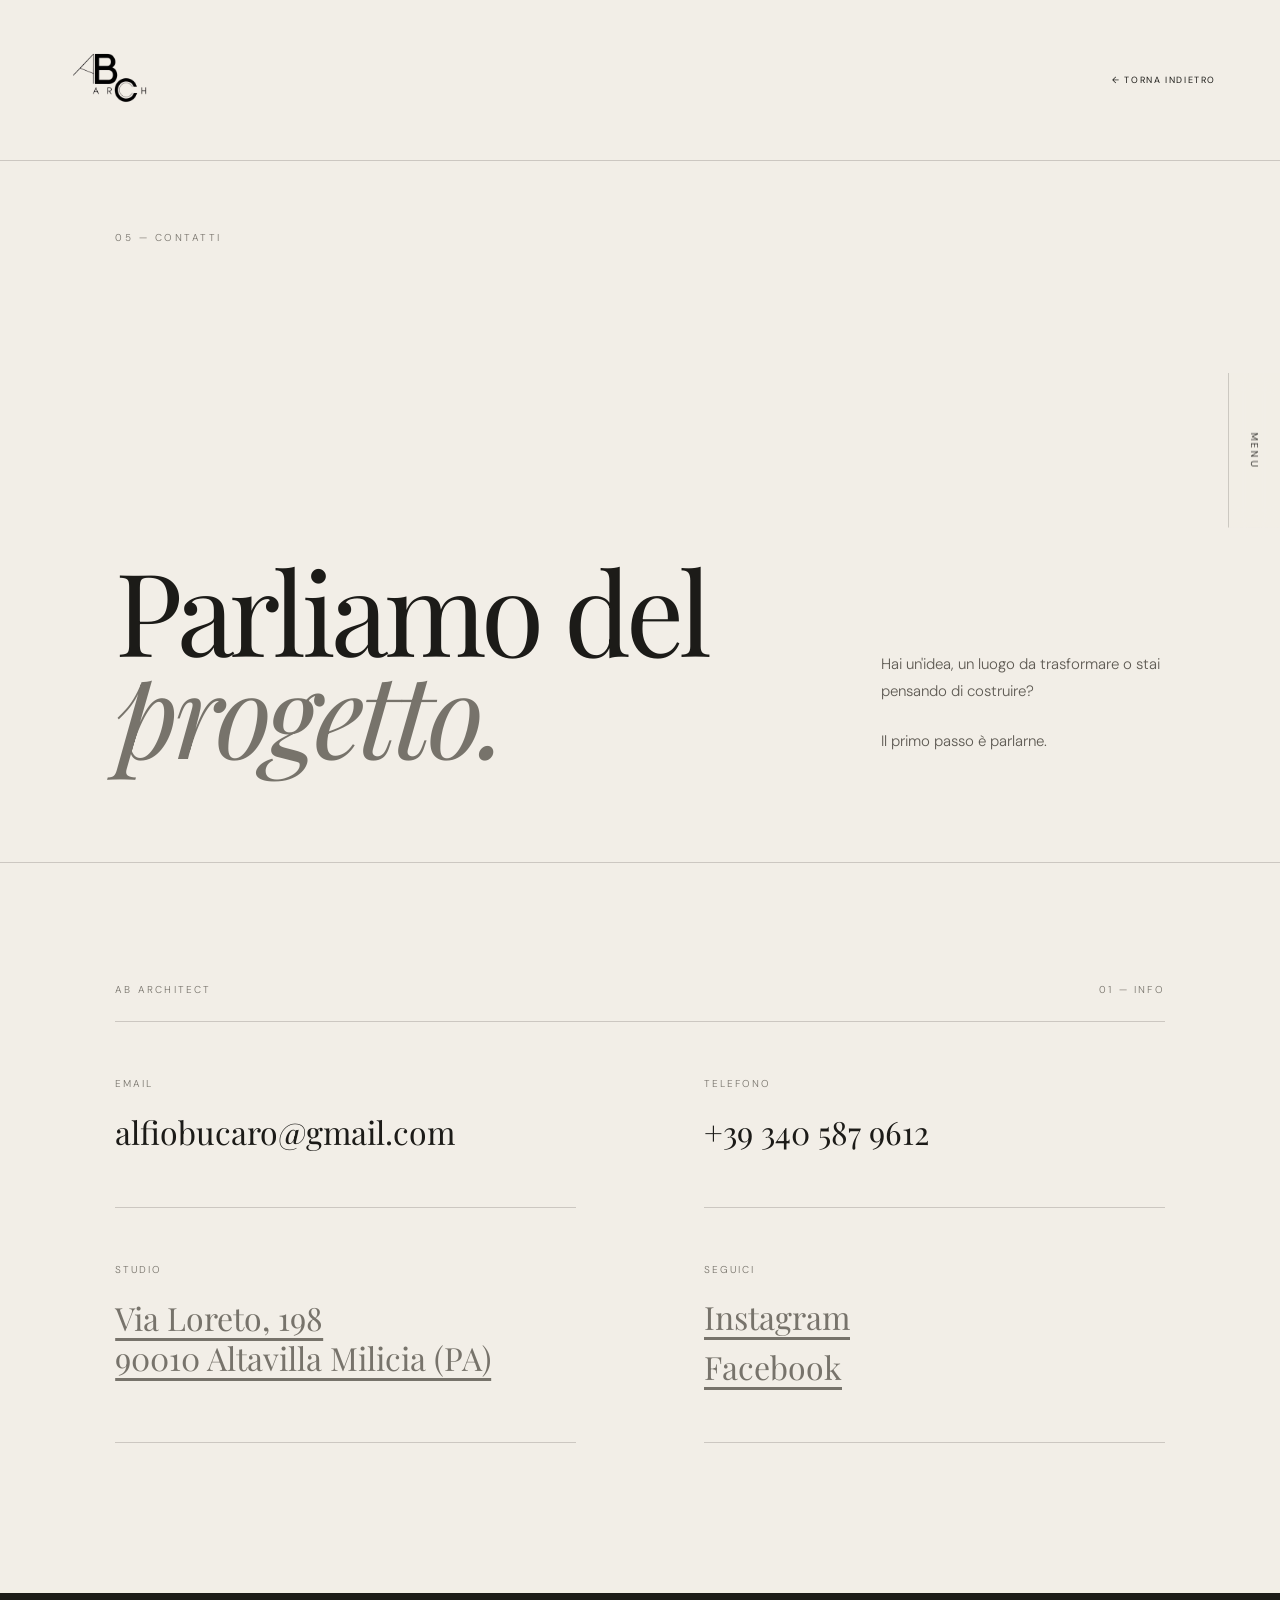
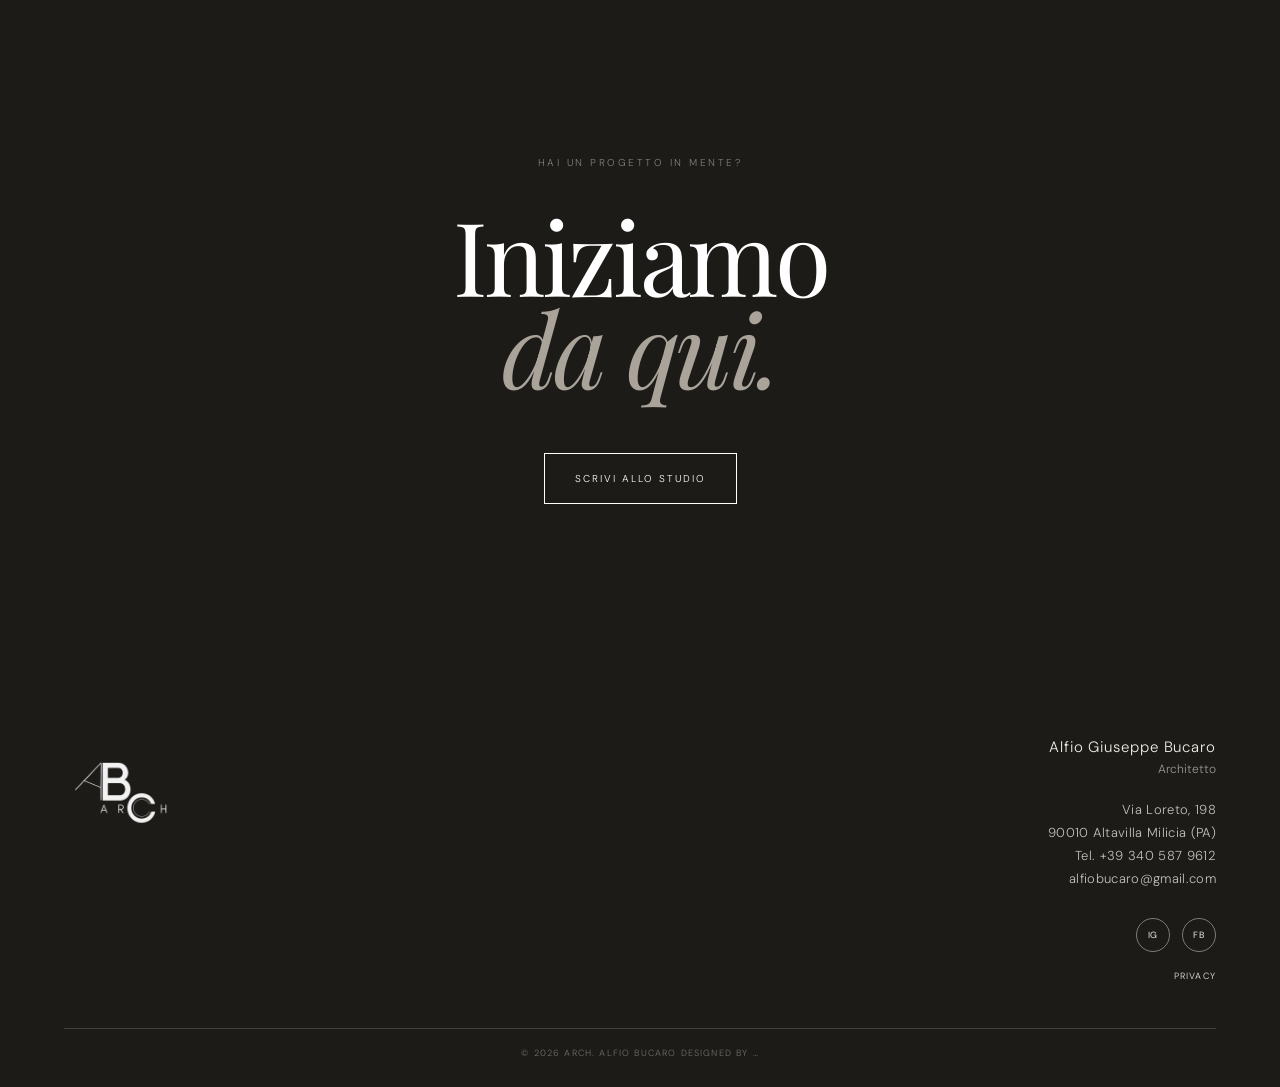
<file: contatti.html>
<!DOCTYPE html>
<html lang="it">

<head>

    <meta charset="UTF-8">

    <meta
        name="viewport"
        content="width=device-width, initial-scale=1.0"
    >

    <title>Contatti — AB ARCHITECT</title>

    <!-- CSS GENERALE DEL SITO -->
    <link rel="stylesheet" href="css/stile.css">

    <!-- CSS SPECIFICO CONTATTI -->
    <link rel="stylesheet" href="css/contatti.css">

</head>



<body class="contact-page">

<!-- =====================================================
     MENU LATERALE
===================================================== -->

<button
    class="menu-trigger visible"
    id="menuTrigger"
    type="button"
    aria-label="Apri menu"
    aria-expanded="false"
>
    <span>MENU</span>
</button>


<nav
    class="menu"
    id="menu"
    aria-label="Menu principale"
>

    <div class="menu-inner">


        <div class="menu-top">

            <span>
                AB ARCHITECT
            </span>

            <button
                class="close"
                id="closeMenu"
                type="button"
            >
                CHIUDI ×
            </button>

        </div>


        <div class="menu-links">

            <a href="progetti.html">
                Progetti
            </a>

            <a href="chi-siamo.html">
                Chi siamo
            </a>

            <a href="index.html#contact">
                Contatti
            </a>

        </div>


        <div class="menu-bottom">

            <span>
                AB ARCHITECT
            </span>

            <span>
                PALERMO · SICILIA
            </span>

        </div>


    </div>

</nav>



    <!-- =====================================================
         HEADER
    ====================================================== -->

    <header class="inner-header">

    <a href="index.html" class="inner-header-logo">
        <img
            src="immagini/Logo_AB.png"
            alt="AB Architect"
        >
    </a>

    <a href="index.html" class="inner-header-back">
        ← TORNA INDIETRO
    </a>

    </header>



    <!-- =====================================================
         CONTENUTO
    ====================================================== -->

    <main>


        <!-- =================================================
             HERO
        ================================================== -->

        <section class="contact-hero">

            <div class="contact-number">
                05 — CONTATTI
            </div>


            <div class="contact-hero-content">

                <h1>
                    Parliamo del<br>
                    <em>progetto.</em>
                </h1>


                <div class="contact-intro-text">

                    <p>
                        Hai un'idea, un luogo da trasformare
                        o stai pensando di costruire?
                    </p>

                    <p>
                        Il primo passo è parlarne.
                    </p>

                </div>

            </div>

        </section>



        <!-- =================================================
             INFORMAZIONI
        ================================================== -->

        <section class="contact-details">


            <div class="contact-details-label">

                <span>
                    AB ARCHITECT
                </span>

                <span>
                    01 — INFO
                </span>

            </div>



            <div class="contact-details-grid">


                <!-- EMAIL -->

                <div class="contact-block">

                    <span class="contact-label">
                        Email
                    </span>

                    <a
                        href="mailto:alfiobucaro@gmail.com"
                        class="contact-value"
                    >
                        alfiobucaro@gmail.com
                    </a>

                </div>



                <!-- TELEFONO -->

                <div class="contact-block">

                    <span class="contact-label">
                        Telefono
                    </span>

                    <a
                        href="tel:+393405879612"
                        class="contact-value"
                    >
                        +39 340 587 9612
                    </a>

                </div>



                <!-- STUDIO -->

                <div class="contact-block">

                    <span class="contact-label">
                        Studio
                    </span>

                    <address class="contact-value">

                        Via Loreto, 198<br>
                        90010 Altavilla Milicia (PA)

                    </address>

                </div>



                <!-- SOCIAL -->

                <div class="contact-block">

                    <span class="contact-label">
                        Seguici
                    </span>


                    <div class="contact-social">

                        <a
                            href="https://www.instagram.com/alfiobucaroarchitetto"
                            target="_blank"
                            rel="noopener noreferrer"
                        >
                            Instagram
                        </a>


                        <a
                            href="https://www.facebook.com/bucaroalfio/"
                            target="_blank"
                            rel="noopener noreferrer"
                        >
                            Facebook
                        </a>

                    </div>

                </div>

            </div>

        </section>



        <!-- =================================================
             CTA
        ================================================== -->

        <section class="contact-cta">

            <span class="contact-cta-small">
                Hai un progetto in mente?
            </span>


            <h2>

                Iniziamo<br>
                <em>da qui.</em>

            </h2>


            <a
                href="mailto:alfiobucaro@gmail.com"
                class="contact-cta-button"
            >
                Scrivi allo studio
            </a>

        </section>


    </main>



    <!-- =====================================================
         FOOTER
    ====================================================== -->

<footer>


    <!-- =================================================
         LOGO
    ================================================= -->

    <div class="footer-logo">

        <img
            src="immagini/Logo_AB.png"
            alt="AB Architect"
        >

    </div>



    <!-- =================================================
         CENTRO
    ================================================= -->

    <div class="footer-center">


        


    </div>



    <!-- =================================================
         CONTATTI
    ================================================= -->

    <div class="footer-right">


        <div class="footer-contact-name">
            Alfio Giuseppe Bucaro
        </div>


        <div class="footer-contact-role">
            Architetto
        </div>


        <div class="footer-contact-details">

            Via Loreto, 198<br>

            90010 Altavilla Milicia (PA)<br>

            Tel. +39 340 587 9612<br>

            <a href="mailto:alfiobucaro@gmail.com">
                alfiobucaro@gmail.com
            </a>

        </div>



        <div class="footer-social">


            <a
                href="https://www.instagram.com/alfiobucaroarchitetto"
                target="_blank"
                rel="noopener noreferrer"
                aria-label="Instagram"
            >
                IG
            </a>


            <a
                href="https://www.facebook.com/bucaroalfio/"
                target="_blank"
                rel="noopener noreferrer"
                aria-label="Facebook"
            >
                FB
            </a>


        </div>



        <a
            href="privacy.html"
            class="footer-privacy"
        >
            Privacy 
        </a>


    </div>



    <!-- =================================================
         COPYRIGHT
    ================================================= -->

    <div class="footer-bottom">


        <span>
            © 2026 Arch. Alfio Bucaro
        </span>


        <span>
            Designed by …
        </span>


    </div>


</footer>


<script src="js/script.js"></script>

</body>
</html>
</file>
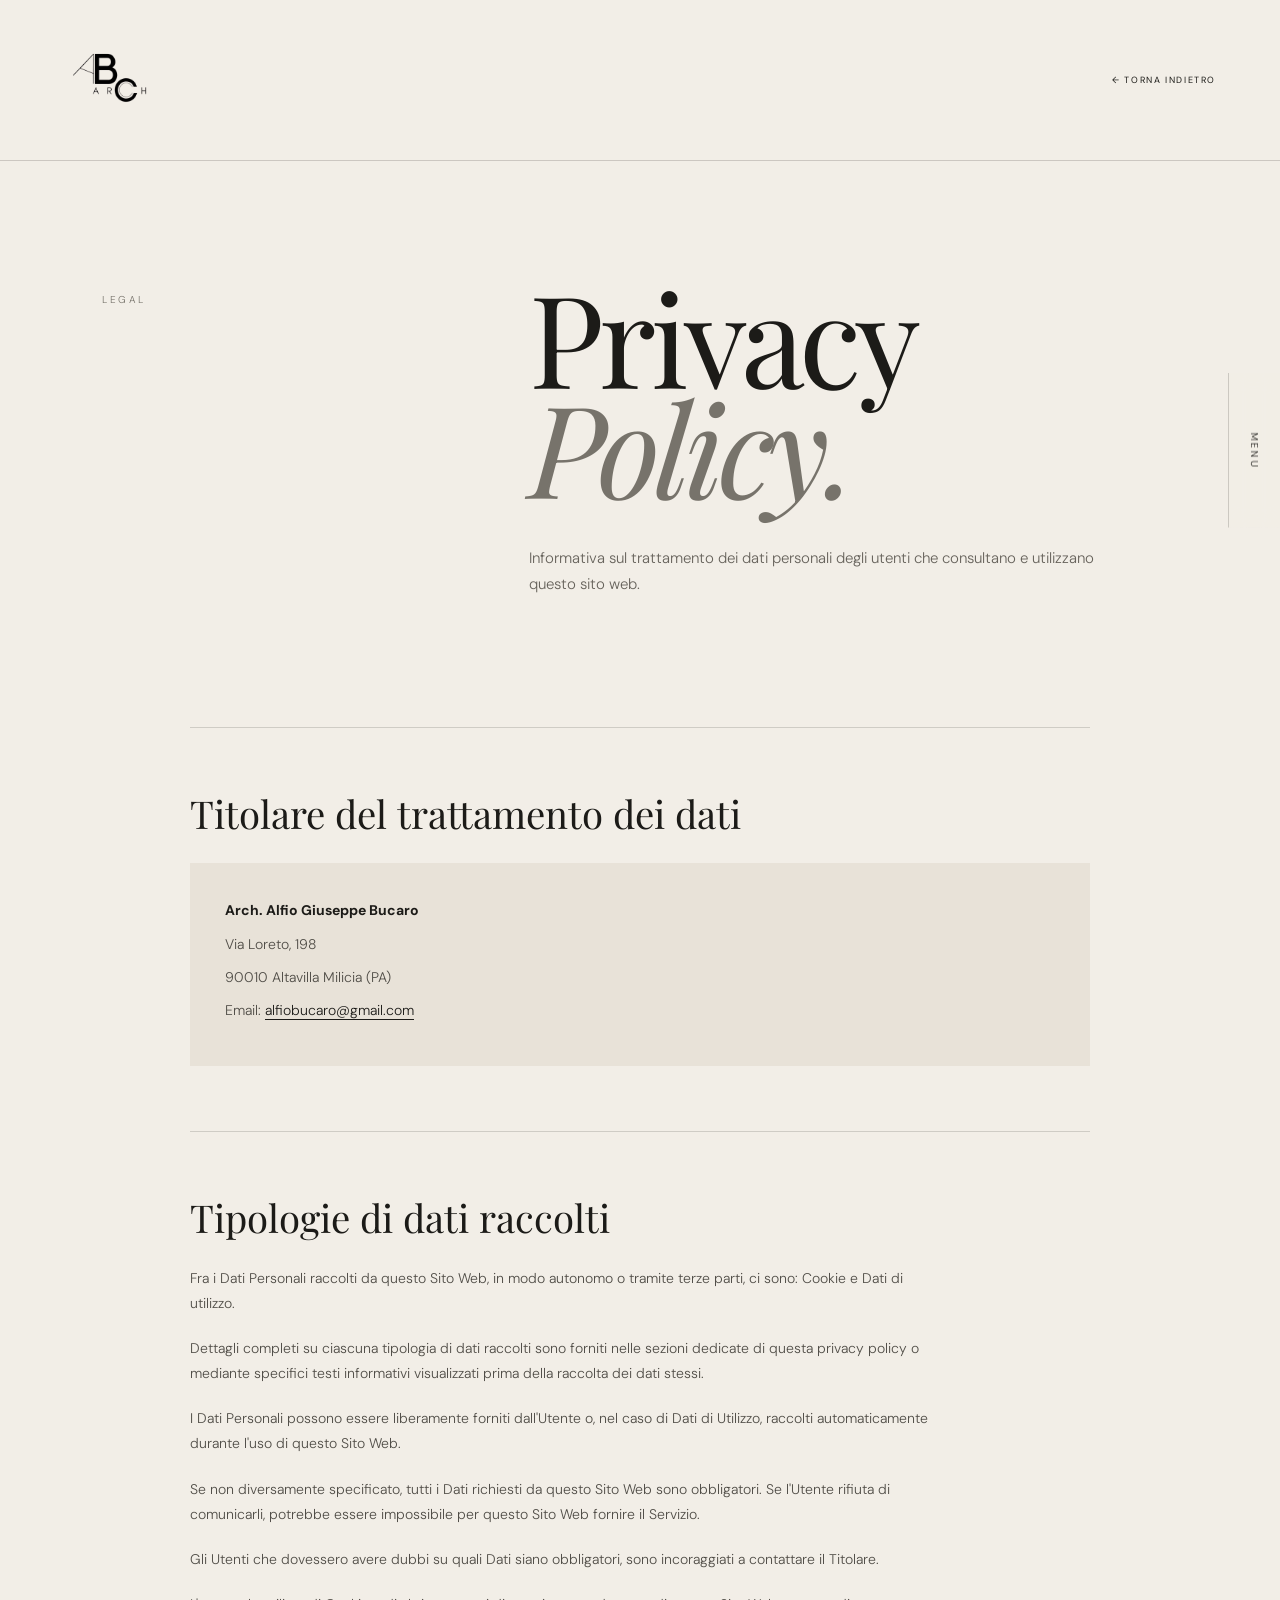
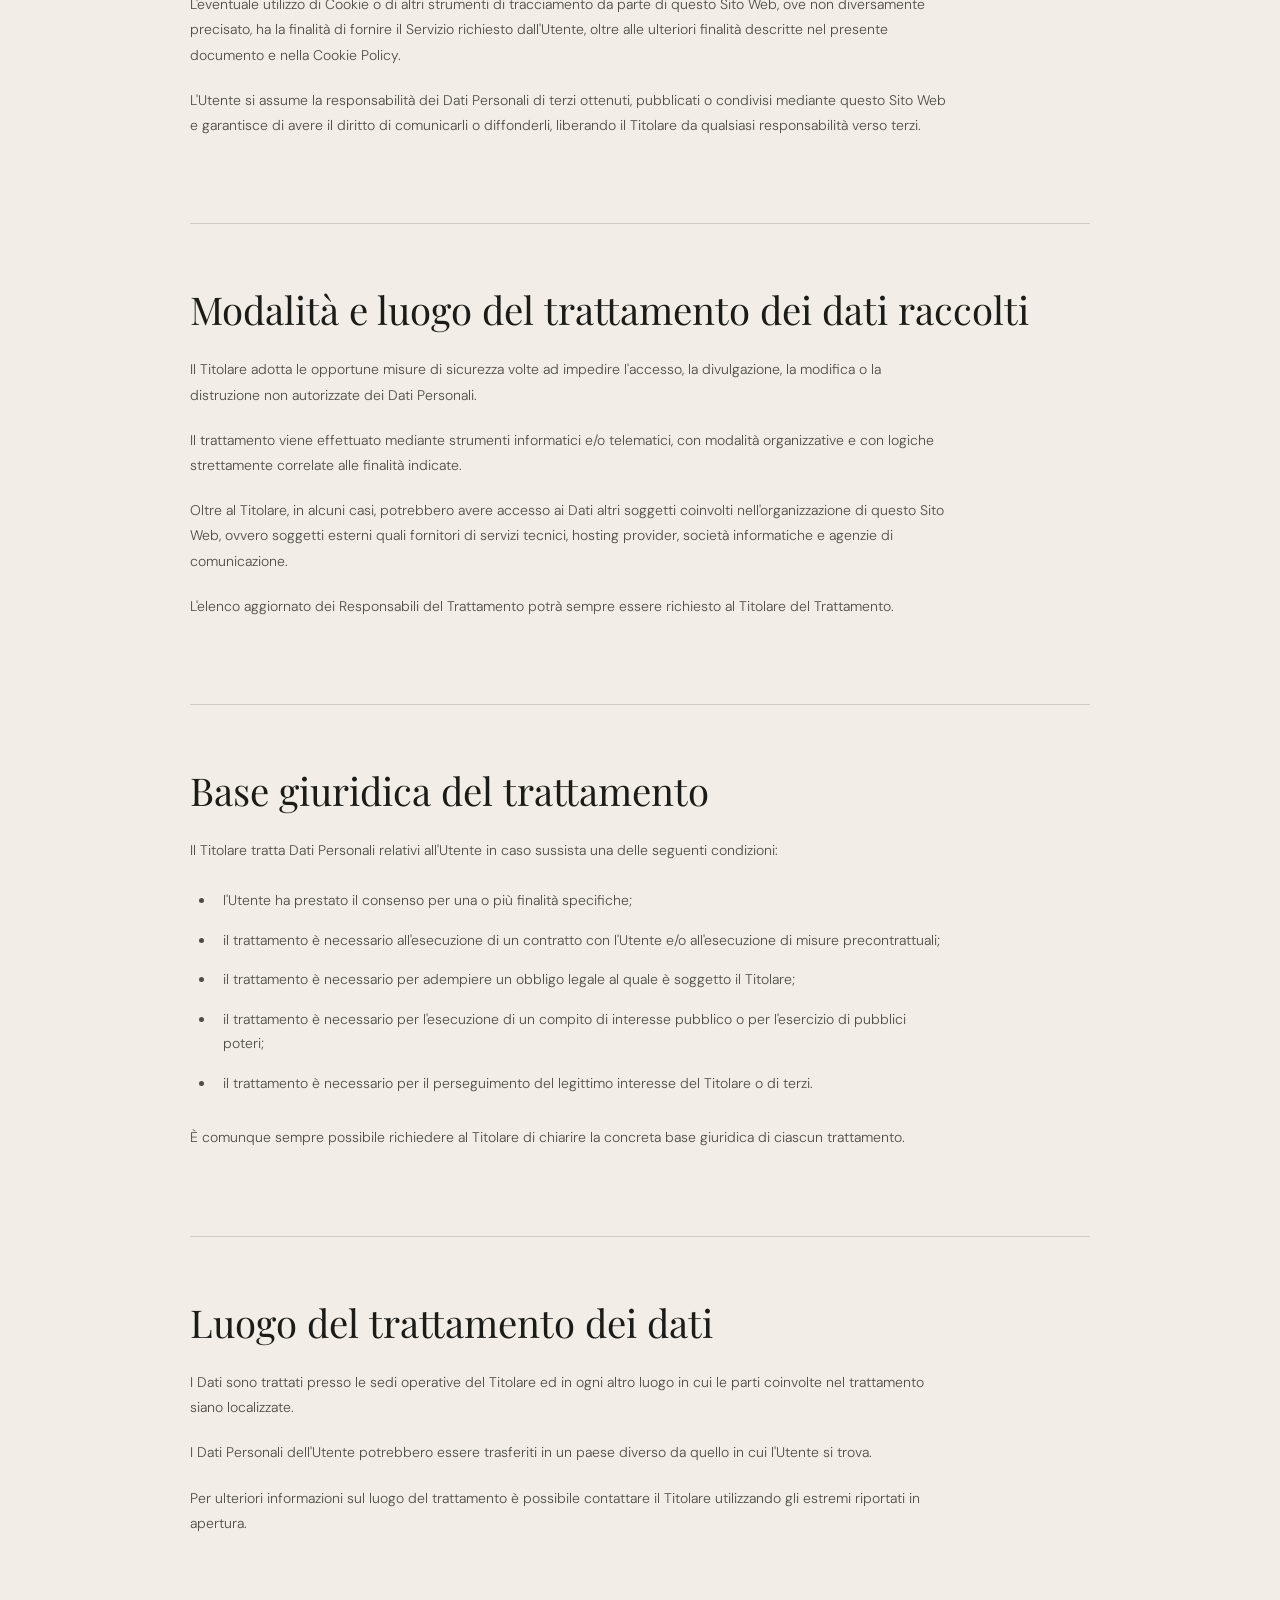
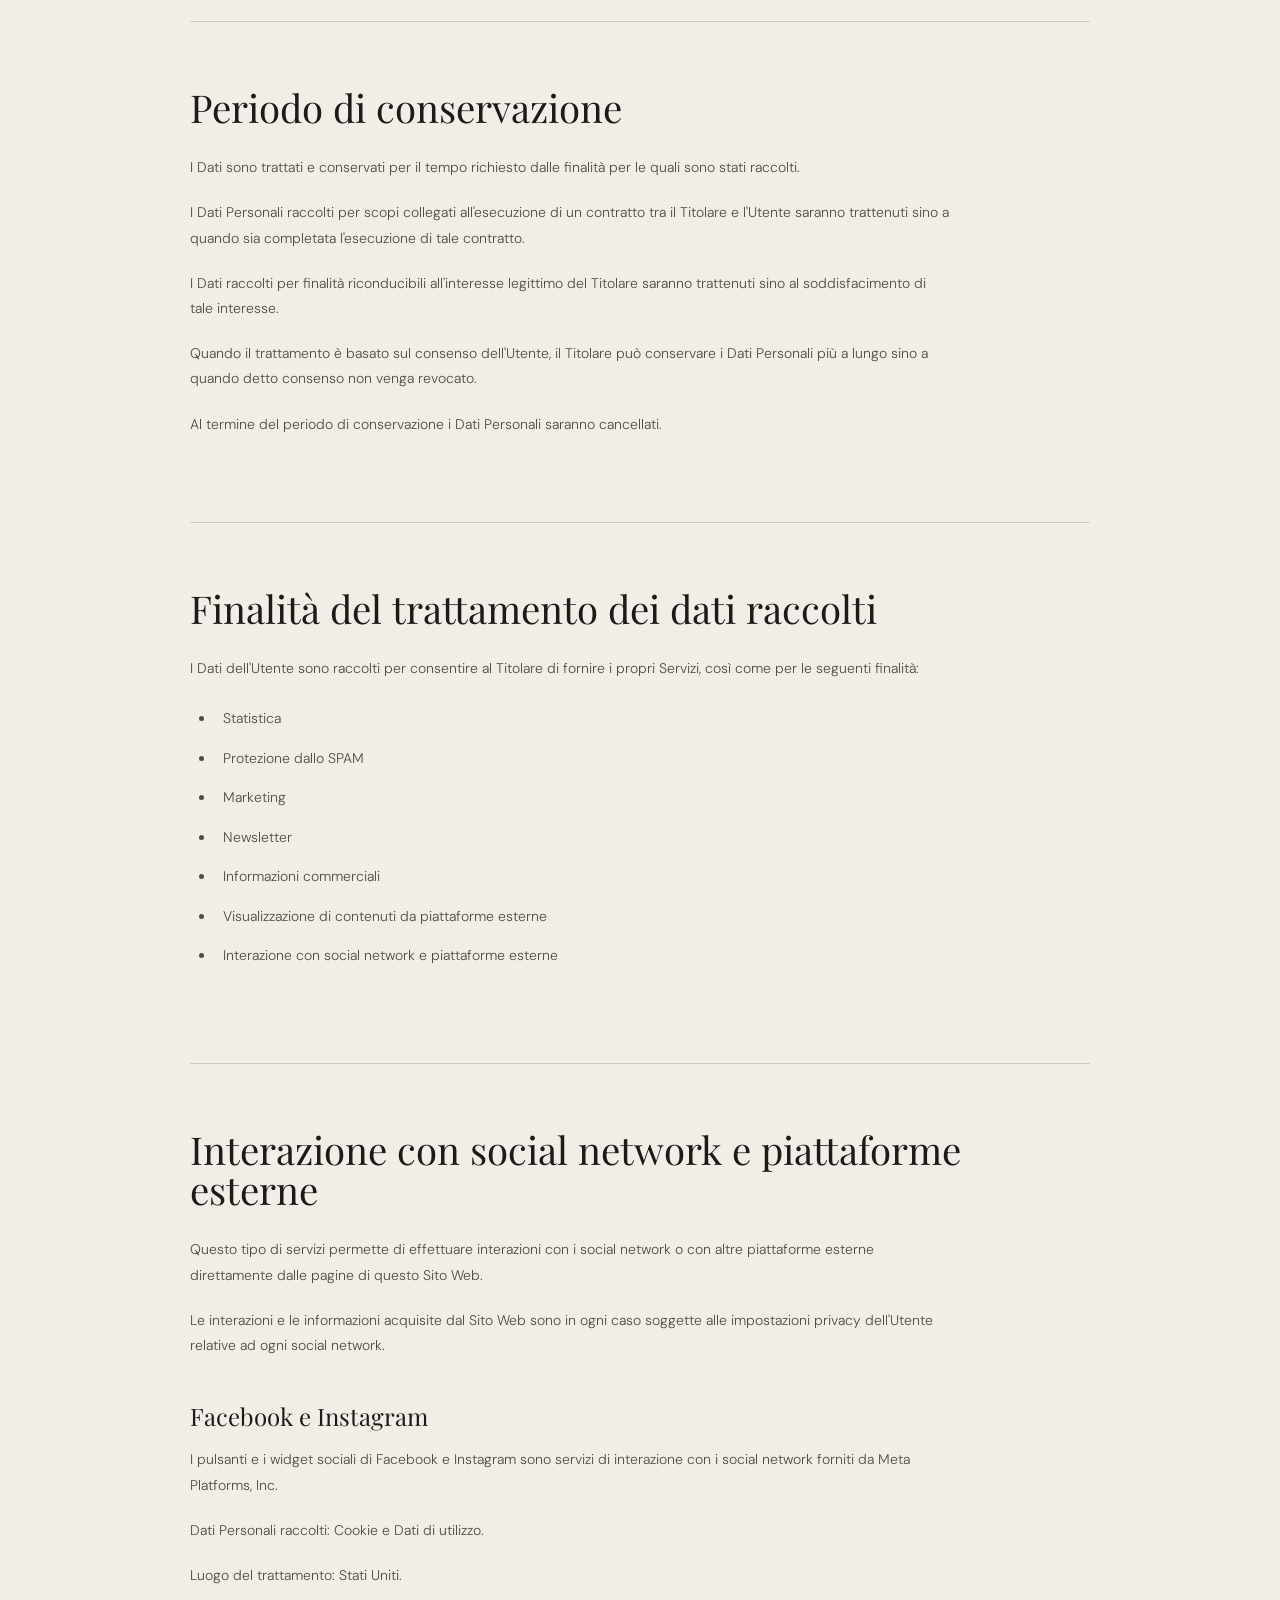
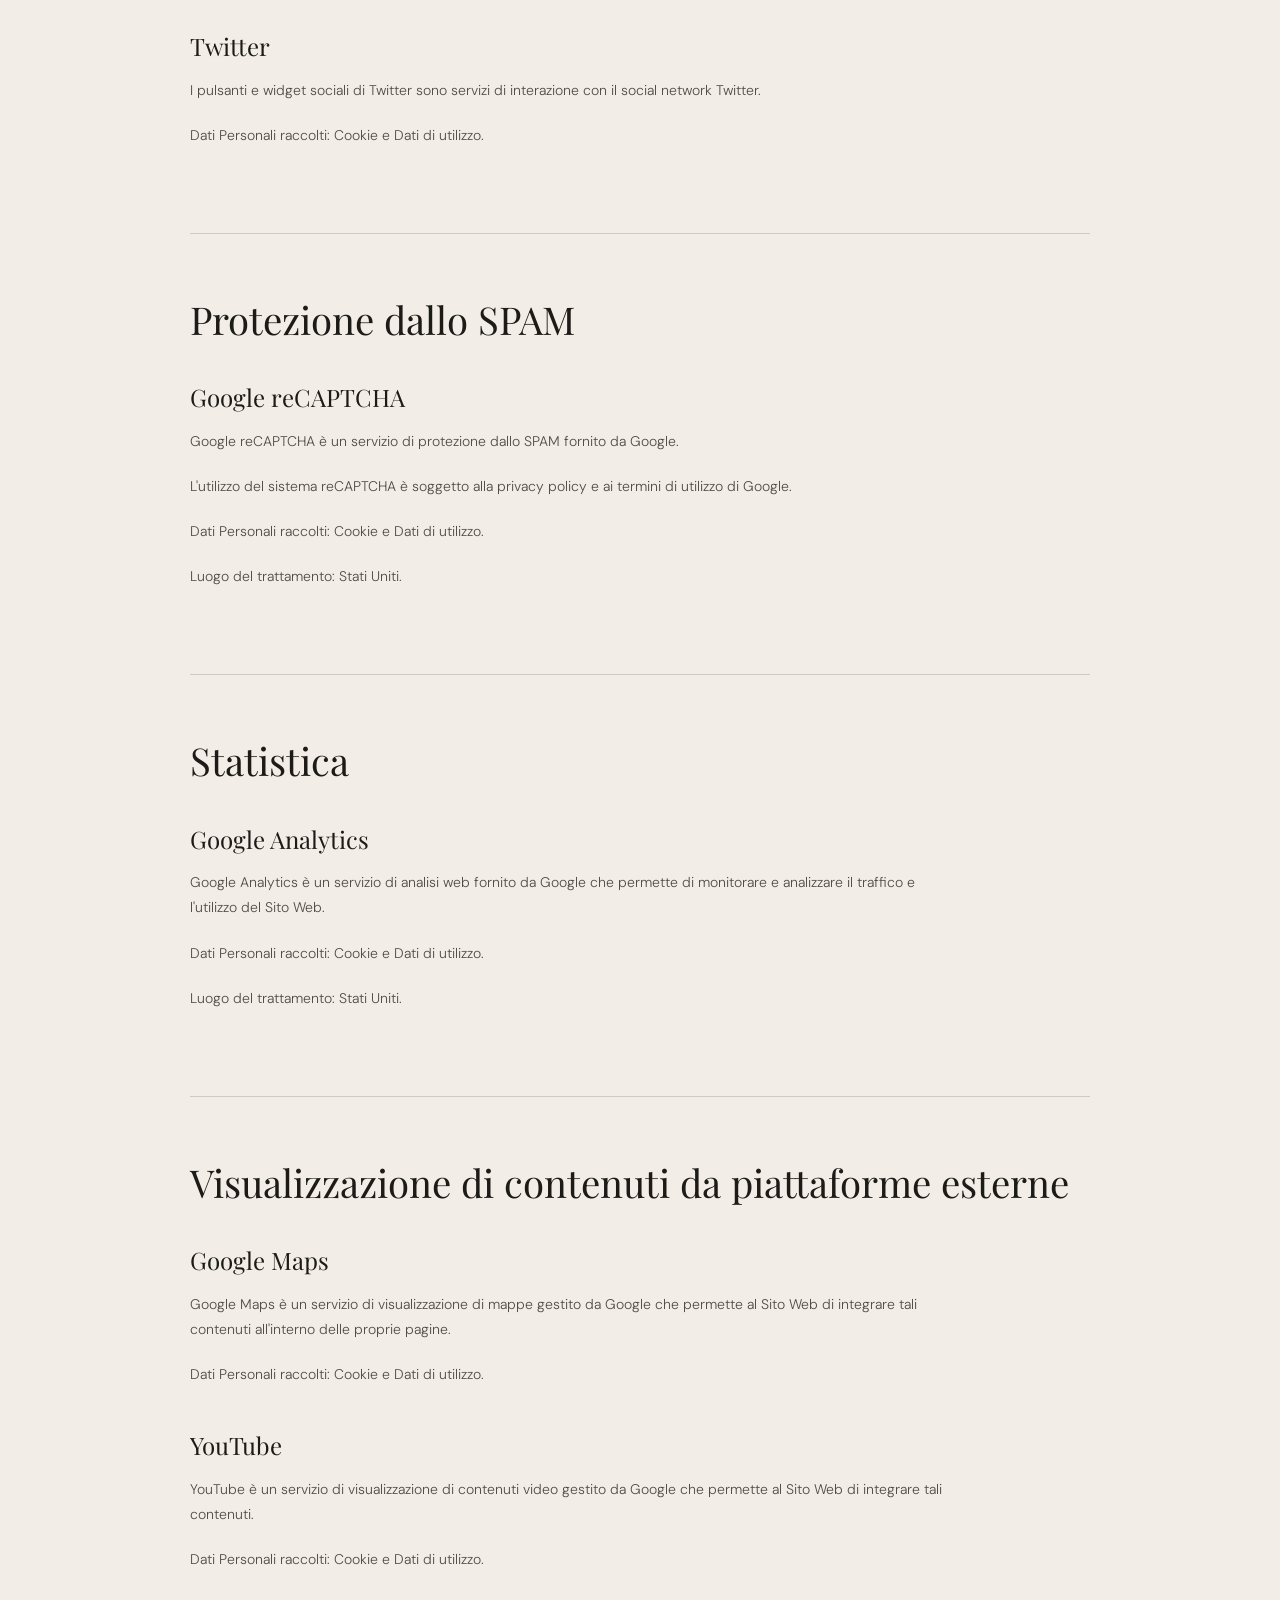
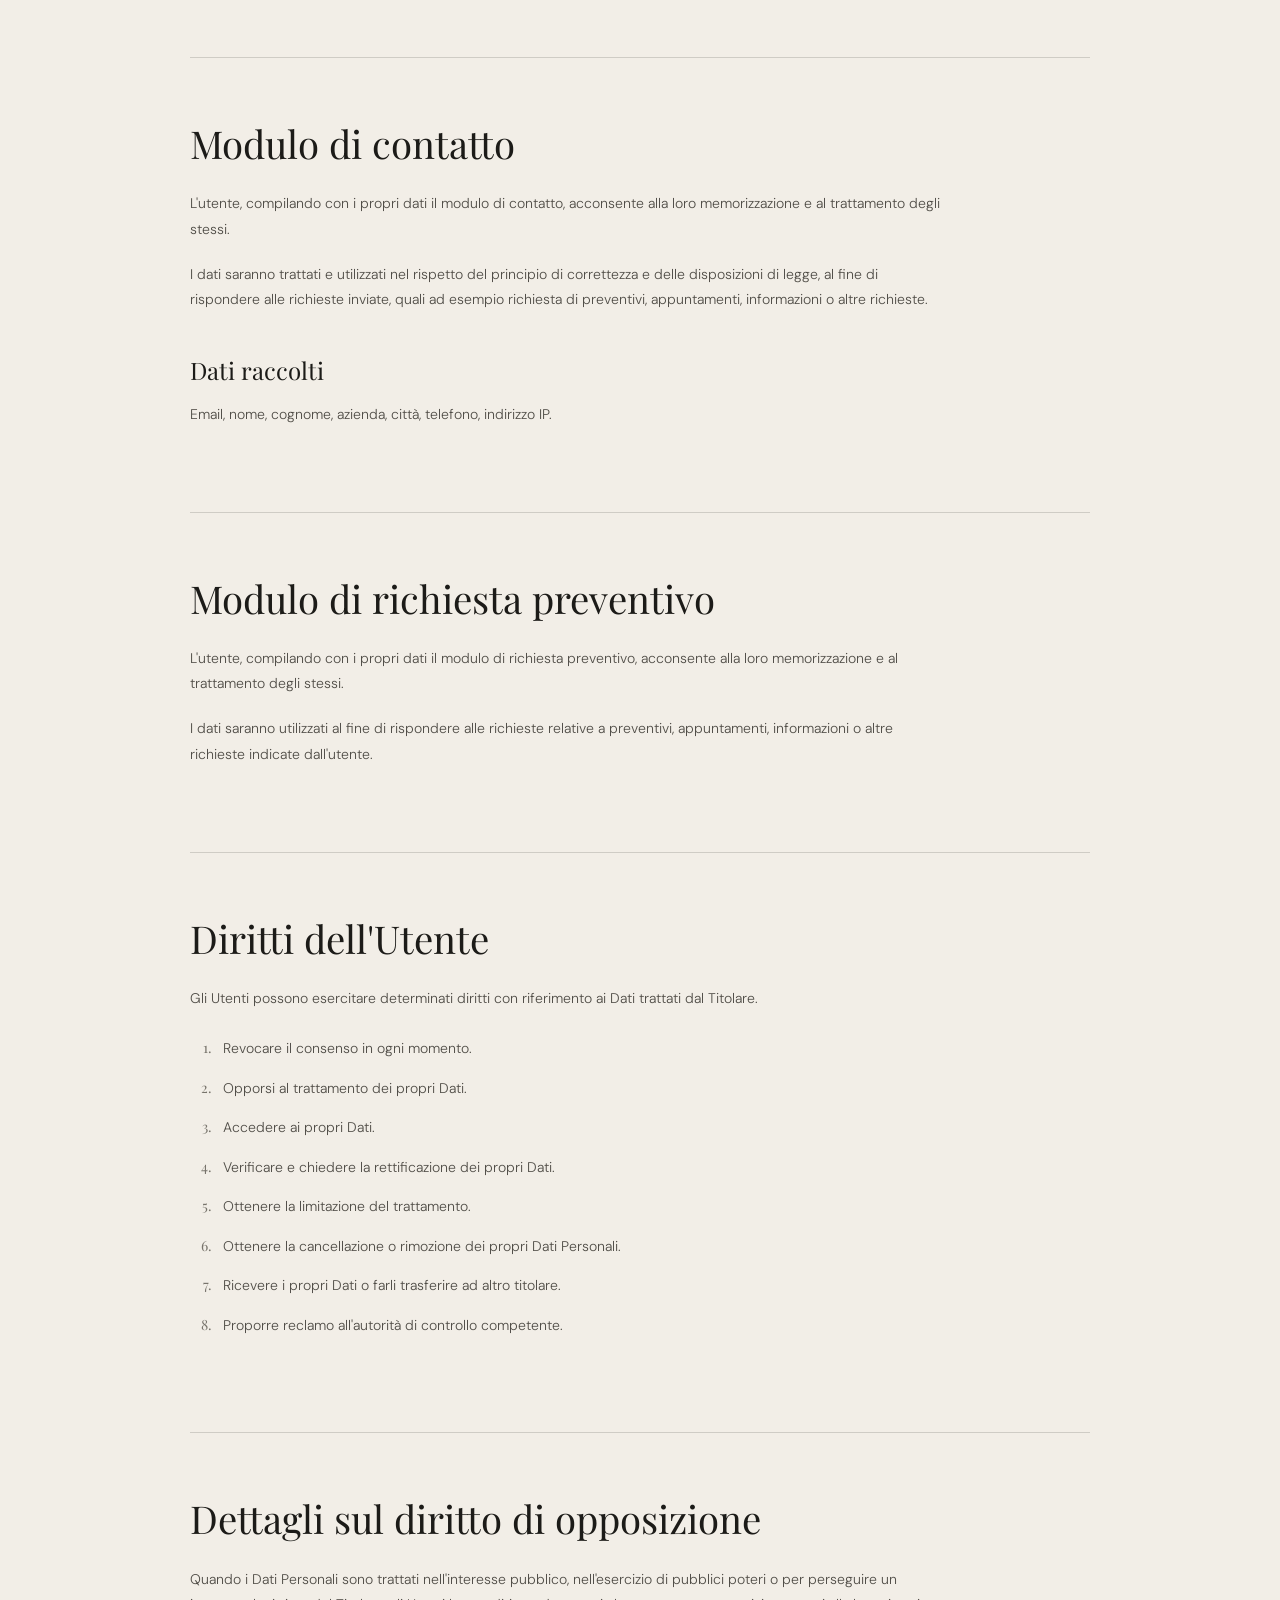
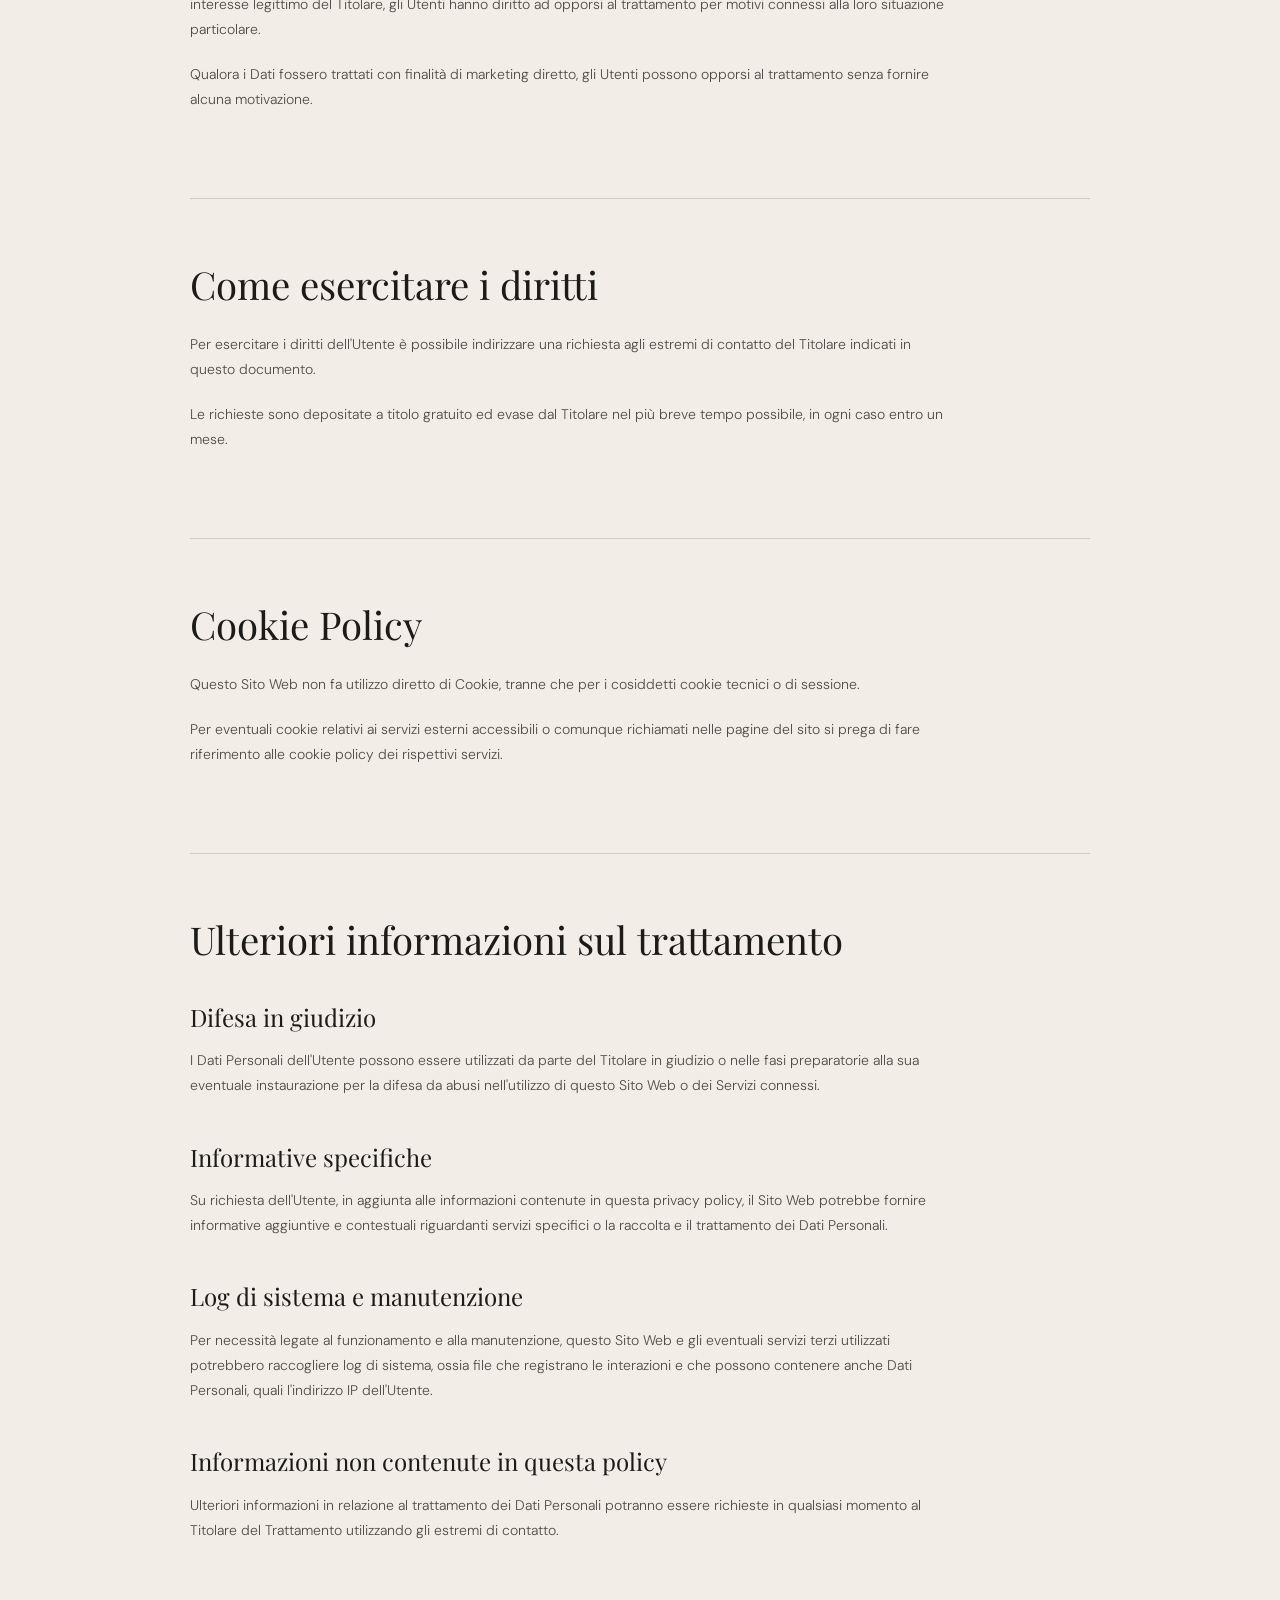
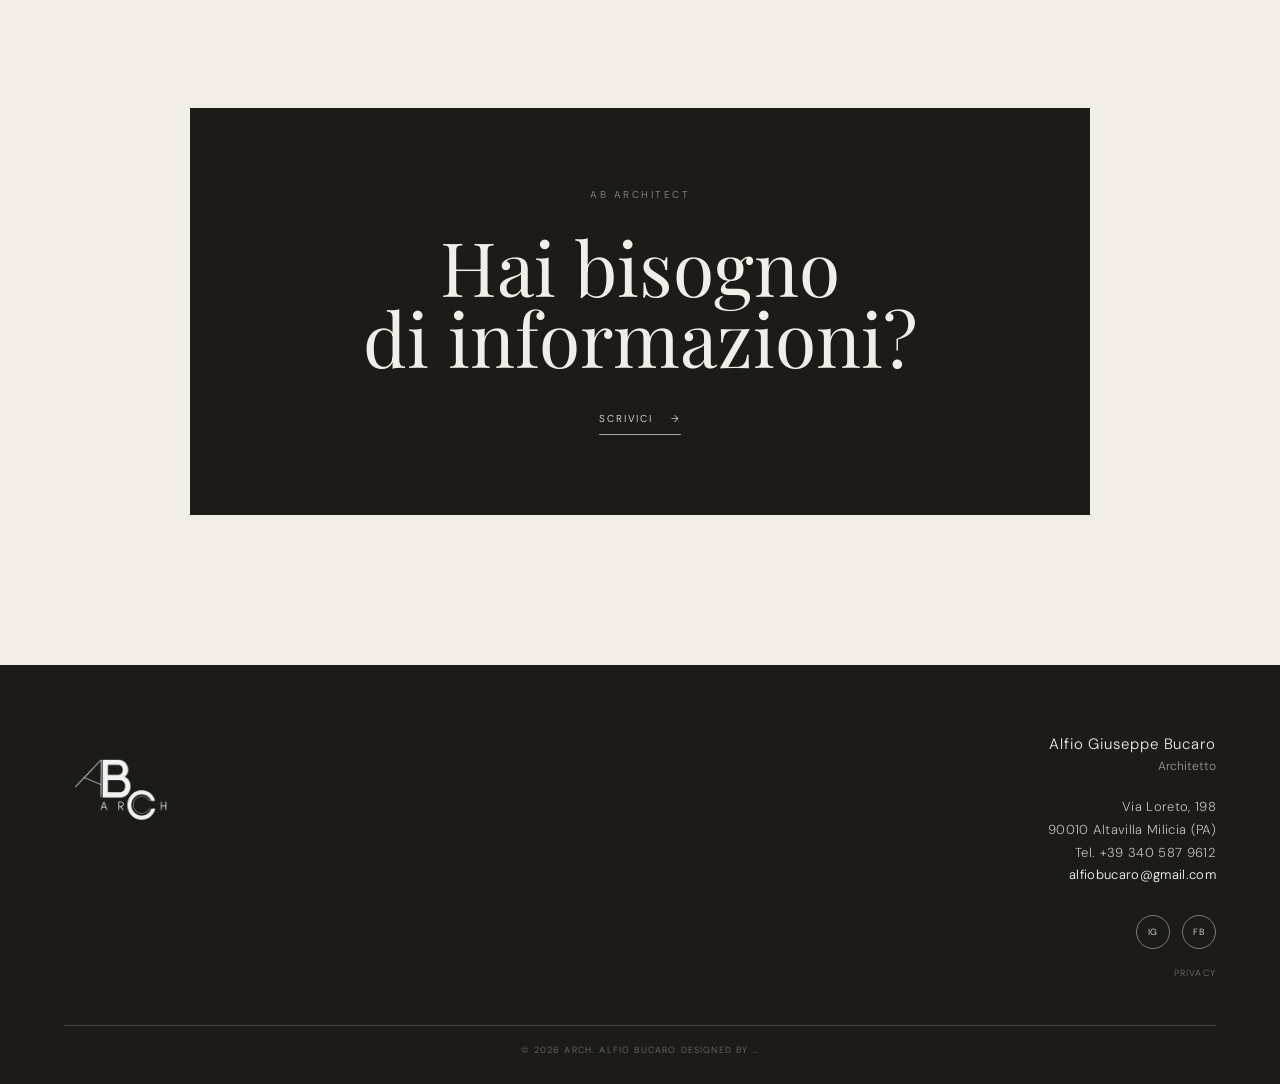
<file: privacy.html>
<!DOCTYPE html>
<html lang="it">

<head>

    <meta charset="UTF-8">

    <meta
        name="viewport"
        content="width=device-width, initial-scale=1.0"
    >

    <title>Privacy Policy — AB ARCHITECT</title>

    <link rel="stylesheet" href="css/stile.css">
    <link rel="stylesheet" href="css/privacy.css">

</head>


<body class="privacy-page">


<!-- =====================================================
     MENU LATERALE
===================================================== -->

<button
    class="menu-trigger visible"
    id="menuTrigger"
    type="button"
    aria-label="Apri menu"
    aria-expanded="false"
>
    <span>MENU</span>
</button>


<nav
    class="menu"
    id="menu"
    aria-label="Menu principale"
>

    <div class="menu-inner">


        <div class="menu-top">

            <span>
                AB ARCHITECT
            </span>

            <button
                class="close"
                id="closeMenu"
                type="button"
            >
                CHIUDI ×
            </button>

        </div>


        <div class="menu-links">

            <a href="progetti.html">
                Progetti
            </a>

            <a href="chi-siamo.html">
                Chi siamo
            </a>

            <a href="index.html#contact">
                Contatti
            </a>

        </div>


        <div class="menu-bottom">

            <span>
                AB ARCHITECT
            </span>

            <span>
                PALERMO · SICILIA
            </span>

        </div>


    </div>

</nav>


<!-- =====================================================
     HEADER
===================================================== -->

<header class="inner-header">

    <a href="index.html" class="inner-header-logo">
        <img
            src="immagini/Logo_AB.png"
            alt="AB Architect"
        >
    </a>

    <a href="index.html" class="inner-header-back">
        ← TORNA INDIETRO
    </a>

</header>

<!-- =====================================================
     MAIN
===================================================== -->

<main class="privacy-main">


    <!-- =================================================
         INTRO
    ================================================= -->

    <section class="privacy-intro">

        <div class="privacy-number">
            LEGAL
        </div>


        <div>

            <h1 class="privacy-title">
                Privacy<br>
                <em>Policy.</em>
            </h1>


            <p class="privacy-lead">
                Informativa sul trattamento dei dati personali
                degli utenti che consultano e utilizzano
                questo sito web.
            </p>

        </div>

    </section>



    <!-- =================================================
         CONTENUTO
    ================================================= -->

    <div class="privacy-content">


        <!-- TITOLARE -->

        <section class="privacy-section">

            <h2>
                Titolare del trattamento dei dati
            </h2>


            <div class="privacy-owner">

                <p>
                    <strong>
                        Arch. Alfio Giuseppe Bucaro
                    </strong>
                </p>

                <p>
                    Via Loreto, 198
                </p>

                <p>
                    90010 Altavilla Milicia (PA)
                </p>

                <p>
                    Email:
                    <a href="mailto:alfiobucaro@gmail.com">
                        alfiobucaro@gmail.com
                    </a>
                </p>

            </div>

        </section>



        <!-- TIPOLOGIE DATI -->

        <section class="privacy-section">

            <h2>
                Tipologie di dati raccolti
            </h2>


            <p>
                Fra i Dati Personali raccolti da questo Sito Web,
                in modo autonomo o tramite terze parti, ci sono:
                Cookie e Dati di utilizzo.
            </p>


            <p>
                Dettagli completi su ciascuna tipologia di dati
                raccolti sono forniti nelle sezioni dedicate
                di questa privacy policy o mediante specifici
                testi informativi visualizzati prima della
                raccolta dei dati stessi.
            </p>


            <p>
                I Dati Personali possono essere liberamente
                forniti dall'Utente o, nel caso di Dati di
                Utilizzo, raccolti automaticamente durante
                l'uso di questo Sito Web.
            </p>


            <p>
                Se non diversamente specificato, tutti i Dati
                richiesti da questo Sito Web sono obbligatori.
                Se l'Utente rifiuta di comunicarli, potrebbe
                essere impossibile per questo Sito Web fornire
                il Servizio.
            </p>


            <p>
                Gli Utenti che dovessero avere dubbi su quali
                Dati siano obbligatori, sono incoraggiati a
                contattare il Titolare.
            </p>


            <p>
                L'eventuale utilizzo di Cookie o di altri
                strumenti di tracciamento da parte di questo
                Sito Web, ove non diversamente precisato,
                ha la finalità di fornire il Servizio richiesto
                dall'Utente, oltre alle ulteriori finalità
                descritte nel presente documento e nella
                Cookie Policy.
            </p>


            <p>
                L'Utente si assume la responsabilità dei Dati
                Personali di terzi ottenuti, pubblicati o
                condivisi mediante questo Sito Web e garantisce
                di avere il diritto di comunicarli o diffonderli,
                liberando il Titolare da qualsiasi responsabilità
                verso terzi.
            </p>

        </section>



        <!-- MODALITÀ -->

        <section class="privacy-section">

            <h2>
                Modalità e luogo del trattamento
                dei dati raccolti
            </h2>


            <p>
                Il Titolare adotta le opportune misure di sicurezza
                volte ad impedire l'accesso, la divulgazione,
                la modifica o la distruzione non autorizzate
                dei Dati Personali.
            </p>


            <p>
                Il trattamento viene effettuato mediante
                strumenti informatici e/o telematici, con
                modalità organizzative e con logiche strettamente
                correlate alle finalità indicate.
            </p>


            <p>
                Oltre al Titolare, in alcuni casi, potrebbero
                avere accesso ai Dati altri soggetti coinvolti
                nell'organizzazione di questo Sito Web, ovvero
                soggetti esterni quali fornitori di servizi
                tecnici, hosting provider, società informatiche
                e agenzie di comunicazione.
            </p>


            <p>
                L'elenco aggiornato dei Responsabili del
                Trattamento potrà sempre essere richiesto
                al Titolare del Trattamento.
            </p>

        </section>



        <!-- BASE GIURIDICA -->

        <section class="privacy-section">

            <h2>
                Base giuridica del trattamento
            </h2>


            <p>
                Il Titolare tratta Dati Personali relativi
                all'Utente in caso sussista una delle seguenti
                condizioni:
            </p>


            <ul>

                <li>
                    l'Utente ha prestato il consenso per una
                    o più finalità specifiche;
                </li>

                <li>
                    il trattamento è necessario all'esecuzione
                    di un contratto con l'Utente e/o all'esecuzione
                    di misure precontrattuali;
                </li>

                <li>
                    il trattamento è necessario per adempiere
                    un obbligo legale al quale è soggetto
                    il Titolare;
                </li>

                <li>
                    il trattamento è necessario per l'esecuzione
                    di un compito di interesse pubblico o per
                    l'esercizio di pubblici poteri;
                </li>

                <li>
                    il trattamento è necessario per il perseguimento
                    del legittimo interesse del Titolare o di terzi.
                </li>

            </ul>


            <p>
                È comunque sempre possibile richiedere al
                Titolare di chiarire la concreta base giuridica
                di ciascun trattamento.
            </p>

        </section>



        <!-- LUOGO -->

        <section class="privacy-section">

            <h2>
                Luogo del trattamento dei dati
            </h2>


            <p>
                I Dati sono trattati presso le sedi operative
                del Titolare ed in ogni altro luogo in cui le
                parti coinvolte nel trattamento siano localizzate.
            </p>


            <p>
                I Dati Personali dell'Utente potrebbero essere
                trasferiti in un paese diverso da quello in cui
                l'Utente si trova.
            </p>


            <p>
                Per ulteriori informazioni sul luogo del
                trattamento è possibile contattare il Titolare
                utilizzando gli estremi riportati in apertura.
            </p>

        </section>



        <!-- CONSERVAZIONE -->

        <section class="privacy-section">

            <h2>
                Periodo di conservazione
            </h2>


            <p>
                I Dati sono trattati e conservati per il tempo
                richiesto dalle finalità per le quali sono stati
                raccolti.
            </p>


            <p>
                I Dati Personali raccolti per scopi collegati
                all'esecuzione di un contratto tra il Titolare
                e l'Utente saranno trattenuti sino a quando
                sia completata l'esecuzione di tale contratto.
            </p>


            <p>
                I Dati raccolti per finalità riconducibili
                all'interesse legittimo del Titolare saranno
                trattenuti sino al soddisfacimento di tale
                interesse.
            </p>


            <p>
                Quando il trattamento è basato sul consenso
                dell'Utente, il Titolare può conservare i Dati
                Personali più a lungo sino a quando detto
                consenso non venga revocato.
            </p>


            <p>
                Al termine del periodo di conservazione i
                Dati Personali saranno cancellati.
            </p>

        </section>



        <!-- FINALITÀ -->

        <section class="privacy-section">

            <h2>
                Finalità del trattamento
                dei dati raccolti
            </h2>


            <p>
                I Dati dell'Utente sono raccolti per consentire
                al Titolare di fornire i propri Servizi,
                così come per le seguenti finalità:
            </p>


            <ul>

                <li>
                    Statistica
                </li>

                <li>
                    Protezione dallo SPAM
                </li>

                <li>
                    Marketing
                </li>

                <li>
                    Newsletter
                </li>

                <li>
                    Informazioni commerciali
                </li>

                <li>
                    Visualizzazione di contenuti
                    da piattaforme esterne
                </li>

                <li>
                    Interazione con social network
                    e piattaforme esterne
                </li>

            </ul>

        </section>



        <!-- SOCIAL -->

        <section class="privacy-section">

            <h2>
                Interazione con social network
                e piattaforme esterne
            </h2>


            <p>
                Questo tipo di servizi permette di effettuare
                interazioni con i social network o con altre
                piattaforme esterne direttamente dalle pagine
                di questo Sito Web.
            </p>


            <p>
                Le interazioni e le informazioni acquisite
                dal Sito Web sono in ogni caso soggette alle
                impostazioni privacy dell'Utente relative
                ad ogni social network.
            </p>


            <h3>
                Facebook e Instagram
            </h3>


            <p>
                I pulsanti e i widget sociali di Facebook e
                Instagram sono servizi di interazione con i
                social network forniti da Meta Platforms, Inc.
            </p>


            <p>
                Dati Personali raccolti:
                Cookie e Dati di utilizzo.
            </p>


            <p>
                Luogo del trattamento:
                Stati Uniti.
            </p>


            <h3>
                Twitter
            </h3>


            <p>
                I pulsanti e widget sociali di Twitter sono
                servizi di interazione con il social network
                Twitter.
            </p>


            <p>
                Dati Personali raccolti:
                Cookie e Dati di utilizzo.
            </p>

        </section>



        <!-- SPAM -->

        <section class="privacy-section">

            <h2>
                Protezione dallo SPAM
            </h2>


            <h3>
                Google reCAPTCHA
            </h3>


            <p>
                Google reCAPTCHA è un servizio di protezione
                dallo SPAM fornito da Google.
            </p>


            <p>
                L'utilizzo del sistema reCAPTCHA è soggetto
                alla privacy policy e ai termini di utilizzo
                di Google.
            </p>


            <p>
                Dati Personali raccolti:
                Cookie e Dati di utilizzo.
            </p>


            <p>
                Luogo del trattamento:
                Stati Uniti.
            </p>

        </section>



        <!-- STATISTICA -->

        <section class="privacy-section">

            <h2>
                Statistica
            </h2>


            <h3>
                Google Analytics
            </h3>


            <p>
                Google Analytics è un servizio di analisi web
                fornito da Google che permette di monitorare
                e analizzare il traffico e l'utilizzo del
                Sito Web.
            </p>


            <p>
                Dati Personali raccolti:
                Cookie e Dati di utilizzo.
            </p>


            <p>
                Luogo del trattamento:
                Stati Uniti.
            </p>

        </section>



        <!-- CONTENUTI ESTERNI -->

        <section class="privacy-section">

            <h2>
                Visualizzazione di contenuti
                da piattaforme esterne
            </h2>


            <h3>
                Google Maps
            </h3>


            <p>
                Google Maps è un servizio di visualizzazione
                di mappe gestito da Google che permette al Sito
                Web di integrare tali contenuti all'interno
                delle proprie pagine.
            </p>


            <p>
                Dati Personali raccolti:
                Cookie e Dati di utilizzo.
            </p>


            <h3>
                YouTube
            </h3>


            <p>
                YouTube è un servizio di visualizzazione di
                contenuti video gestito da Google che permette
                al Sito Web di integrare tali contenuti.
            </p>


            <p>
                Dati Personali raccolti:
                Cookie e Dati di utilizzo.
            </p>

        </section>



        <!-- MODULI -->

        <section class="privacy-section">

            <h2>
                Modulo di contatto
            </h2>


            <p>
                L'utente, compilando con i propri dati il
                modulo di contatto, acconsente alla loro
                memorizzazione e al trattamento degli stessi.
            </p>


            <p>
                I dati saranno trattati e utilizzati nel
                rispetto del principio di correttezza e delle
                disposizioni di legge, al fine di rispondere
                alle richieste inviate, quali ad esempio
                richiesta di preventivi, appuntamenti,
                informazioni o altre richieste.
            </p>


            <h3>
                Dati raccolti
            </h3>


            <p>
                Email, nome, cognome, azienda, città,
                telefono, indirizzo IP.
            </p>

        </section>



        <!-- PREVENTIVO -->

        <section class="privacy-section">

            <h2>
                Modulo di richiesta preventivo
            </h2>


            <p>
                L'utente, compilando con i propri dati il
                modulo di richiesta preventivo, acconsente
                alla loro memorizzazione e al trattamento
                degli stessi.
            </p>


            <p>
                I dati saranno utilizzati al fine di rispondere
                alle richieste relative a preventivi,
                appuntamenti, informazioni o altre richieste
                indicate dall'utente.
            </p>

        </section>



        <!-- DIRITTI -->

        <section class="privacy-section">

            <h2>
                Diritti dell'Utente
            </h2>


            <p>
                Gli Utenti possono esercitare determinati
                diritti con riferimento ai Dati trattati
                dal Titolare.
            </p>


            <ol>

                <li>
                    Revocare il consenso in ogni momento.
                </li>

                <li>
                    Opporsi al trattamento dei propri Dati.
                </li>

                <li>
                    Accedere ai propri Dati.
                </li>

                <li>
                    Verificare e chiedere la rettificazione
                    dei propri Dati.
                </li>

                <li>
                    Ottenere la limitazione del trattamento.
                </li>

                <li>
                    Ottenere la cancellazione o rimozione
                    dei propri Dati Personali.
                </li>

                <li>
                    Ricevere i propri Dati o farli trasferire
                    ad altro titolare.
                </li>

                <li>
                    Proporre reclamo all'autorità di controllo
                    competente.
                </li>

            </ol>

        </section>



        <!-- OPPOSIZIONE -->

        <section class="privacy-section">

            <h2>
                Dettagli sul diritto di opposizione
            </h2>


            <p>
                Quando i Dati Personali sono trattati
                nell'interesse pubblico, nell'esercizio
                di pubblici poteri o per perseguire un
                interesse legittimo del Titolare, gli Utenti
                hanno diritto ad opporsi al trattamento per
                motivi connessi alla loro situazione particolare.
            </p>


            <p>
                Qualora i Dati fossero trattati con finalità
                di marketing diretto, gli Utenti possono
                opporsi al trattamento senza fornire alcuna
                motivazione.
            </p>

        </section>



        <!-- ESERCIZIO DIRITTI -->

        <section class="privacy-section">

            <h2>
                Come esercitare i diritti
            </h2>


            <p>
                Per esercitare i diritti dell'Utente è possibile
                indirizzare una richiesta agli estremi di
                contatto del Titolare indicati in questo documento.
            </p>


            <p>
                Le richieste sono depositate a titolo gratuito
                ed evase dal Titolare nel più breve tempo possibile,
                in ogni caso entro un mese.
            </p>

        </section>



        <!-- COOKIE -->

        <section class="privacy-section">

            <h2>
                Cookie Policy
            </h2>


            <p>
                Questo Sito Web non fa utilizzo diretto di
                Cookie, tranne che per i cosiddetti cookie
                tecnici o di sessione.
            </p>


            <p>
                Per eventuali cookie relativi ai servizi
                esterni accessibili o comunque richiamati
                nelle pagine del sito si prega di fare
                riferimento alle cookie policy dei rispettivi
                servizi.
            </p>

        </section>



        <!-- DIFESA -->

        <section class="privacy-section">

            <h2>
                Ulteriori informazioni sul trattamento
            </h2>


            <h3>
                Difesa in giudizio
            </h3>


            <p>
                I Dati Personali dell'Utente possono essere
                utilizzati da parte del Titolare in giudizio
                o nelle fasi preparatorie alla sua eventuale
                instaurazione per la difesa da abusi
                nell'utilizzo di questo Sito Web o dei
                Servizi connessi.
            </p>


            <h3>
                Informative specifiche
            </h3>


            <p>
                Su richiesta dell'Utente, in aggiunta alle
                informazioni contenute in questa privacy policy,
                il Sito Web potrebbe fornire informative
                aggiuntive e contestuali riguardanti servizi
                specifici o la raccolta e il trattamento
                dei Dati Personali.
            </p>


            <h3>
                Log di sistema e manutenzione
            </h3>


            <p>
                Per necessità legate al funzionamento e alla
                manutenzione, questo Sito Web e gli eventuali
                servizi terzi utilizzati potrebbero raccogliere
                log di sistema, ossia file che registrano
                le interazioni e che possono contenere anche
                Dati Personali, quali l'indirizzo IP dell'Utente.
            </p>


            <h3>
                Informazioni non contenute in questa policy
            </h3>


            <p>
                Ulteriori informazioni in relazione al trattamento
                dei Dati Personali potranno essere richieste
                in qualsiasi momento al Titolare del Trattamento
                utilizzando gli estremi di contatto.
            </p>

        </section>



        <!-- CONTATTI -->

        <section class="privacy-contact">

            <span>
                AB ARCHITECT
            </span>


            <h2>
                Hai bisogno<br>
                di informazioni?
            </h2>


            <a href="mailto:alfiobucaro@gmail.com">

                Scrivici
                <span>→</span>

            </a>

        </section>


    </div>

</main>




<!-- =====================================================
     FOOTER
===================================================== -->


<footer>


    <!-- =================================================
         LOGO
    ================================================= -->

    <div class="footer-logo">

        <img
            src="immagini/Logo_AB.png"
            alt="AB Architect"
        >

    </div>



    <!-- =================================================
         CENTRO
    ================================================= -->

    <div class="footer-center">


        


    </div>



    <!-- =================================================
         CONTATTI
    ================================================= -->

    <div class="footer-right">


        <div class="footer-contact-name">
            Alfio Giuseppe Bucaro
        </div>


        <div class="footer-contact-role">
            Architetto
        </div>


        <div class="footer-contact-details">

            Via Loreto, 198<br>

            90010 Altavilla Milicia (PA)<br>

            Tel. +39 340 587 9612<br>

            <a href="mailto:alfiobucaro@gmail.com">
                alfiobucaro@gmail.com
            </a>

        </div>



        <div class="footer-social">


            <a
                href="https://www.instagram.com/alfiobucaroarchitetto"
                target="_blank"
                rel="noopener noreferrer"
                aria-label="Instagram"
            >
                IG
            </a>


            <a
                href="https://www.facebook.com/bucaroalfio/"
                target="_blank"
                rel="noopener noreferrer"
                aria-label="Facebook"
            >
                FB
            </a>


        </div>



        <a
            href="privacy.html"
            class="footer-privacy"
        >
            Privacy 
        </a>


    </div>



    <!-- =================================================
         COPYRIGHT
    ================================================= -->

    <div class="footer-bottom">


        <span>
            © 2026 Arch. Alfio Bucaro
        </span>


        <span>
            Designed by …
        </span>


    </div>


</footer>



<script src="js/script.js"></script>

</body>

</html>
</file>
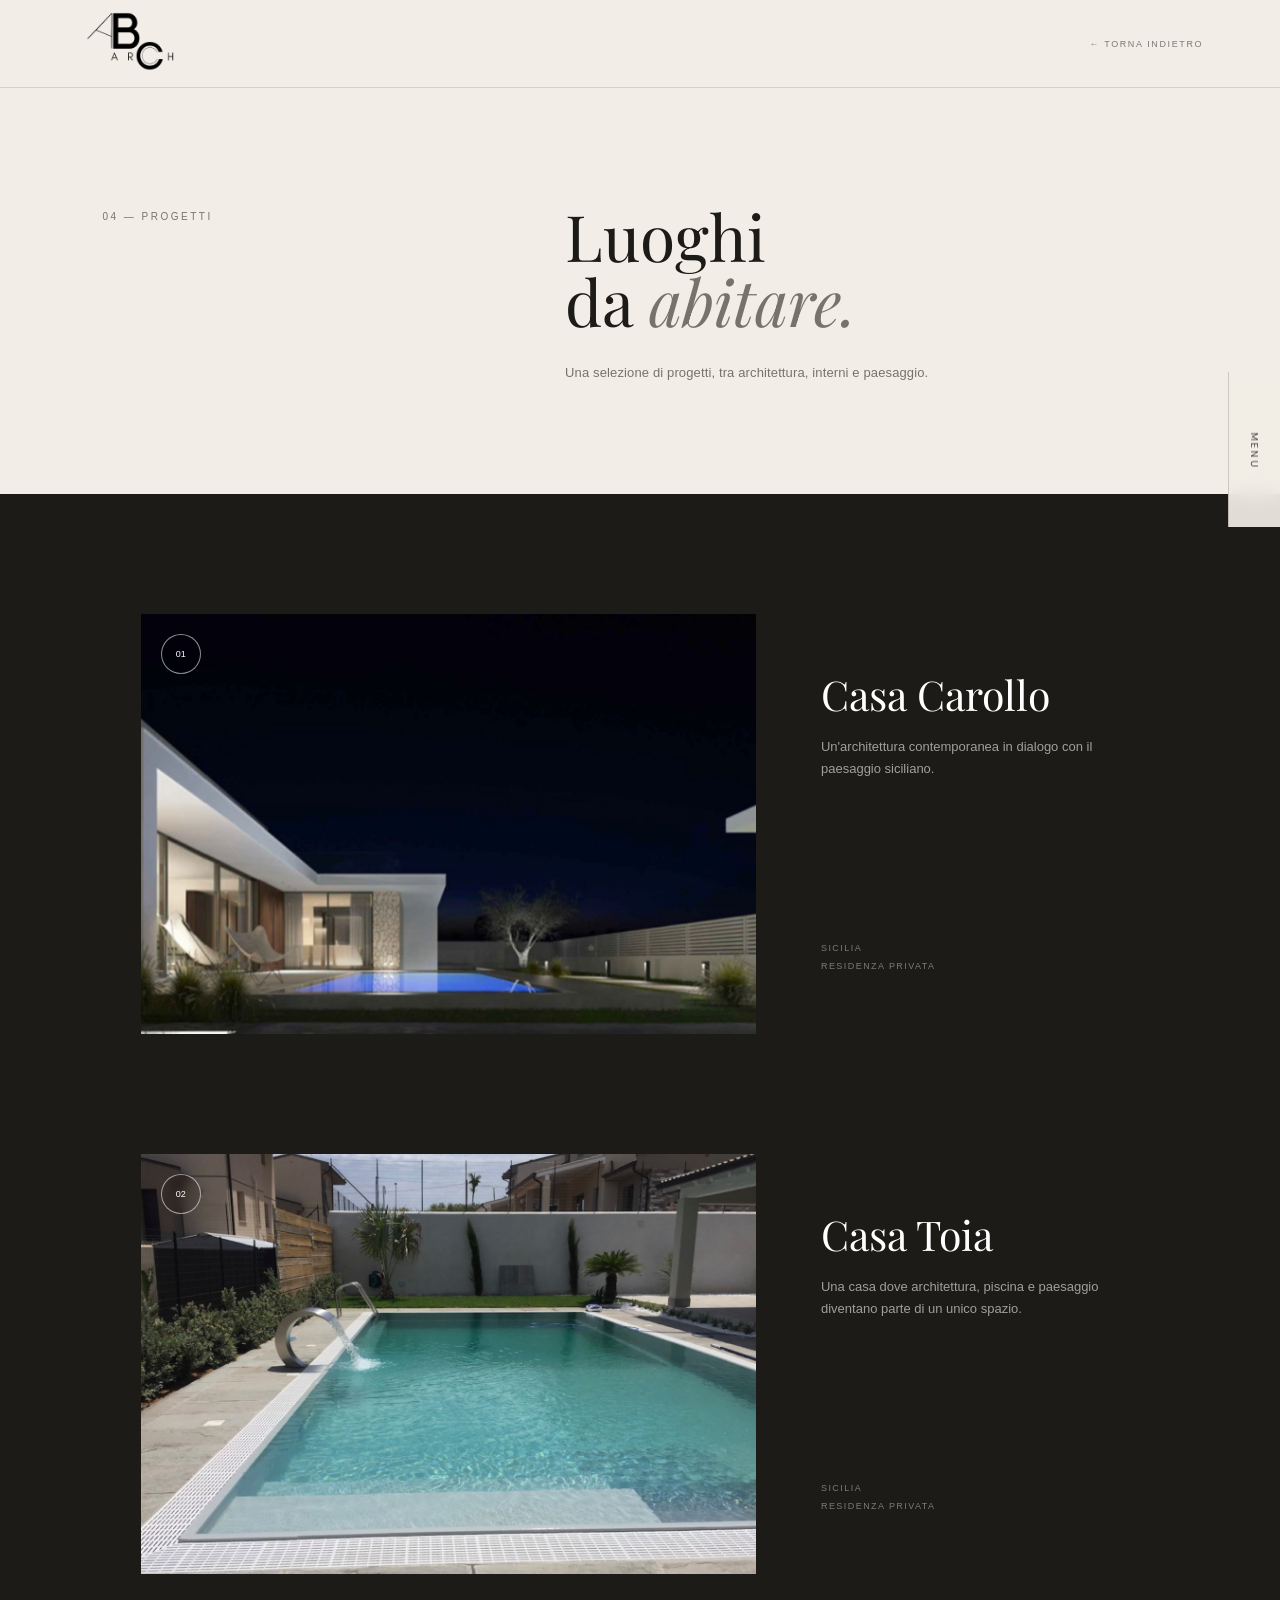
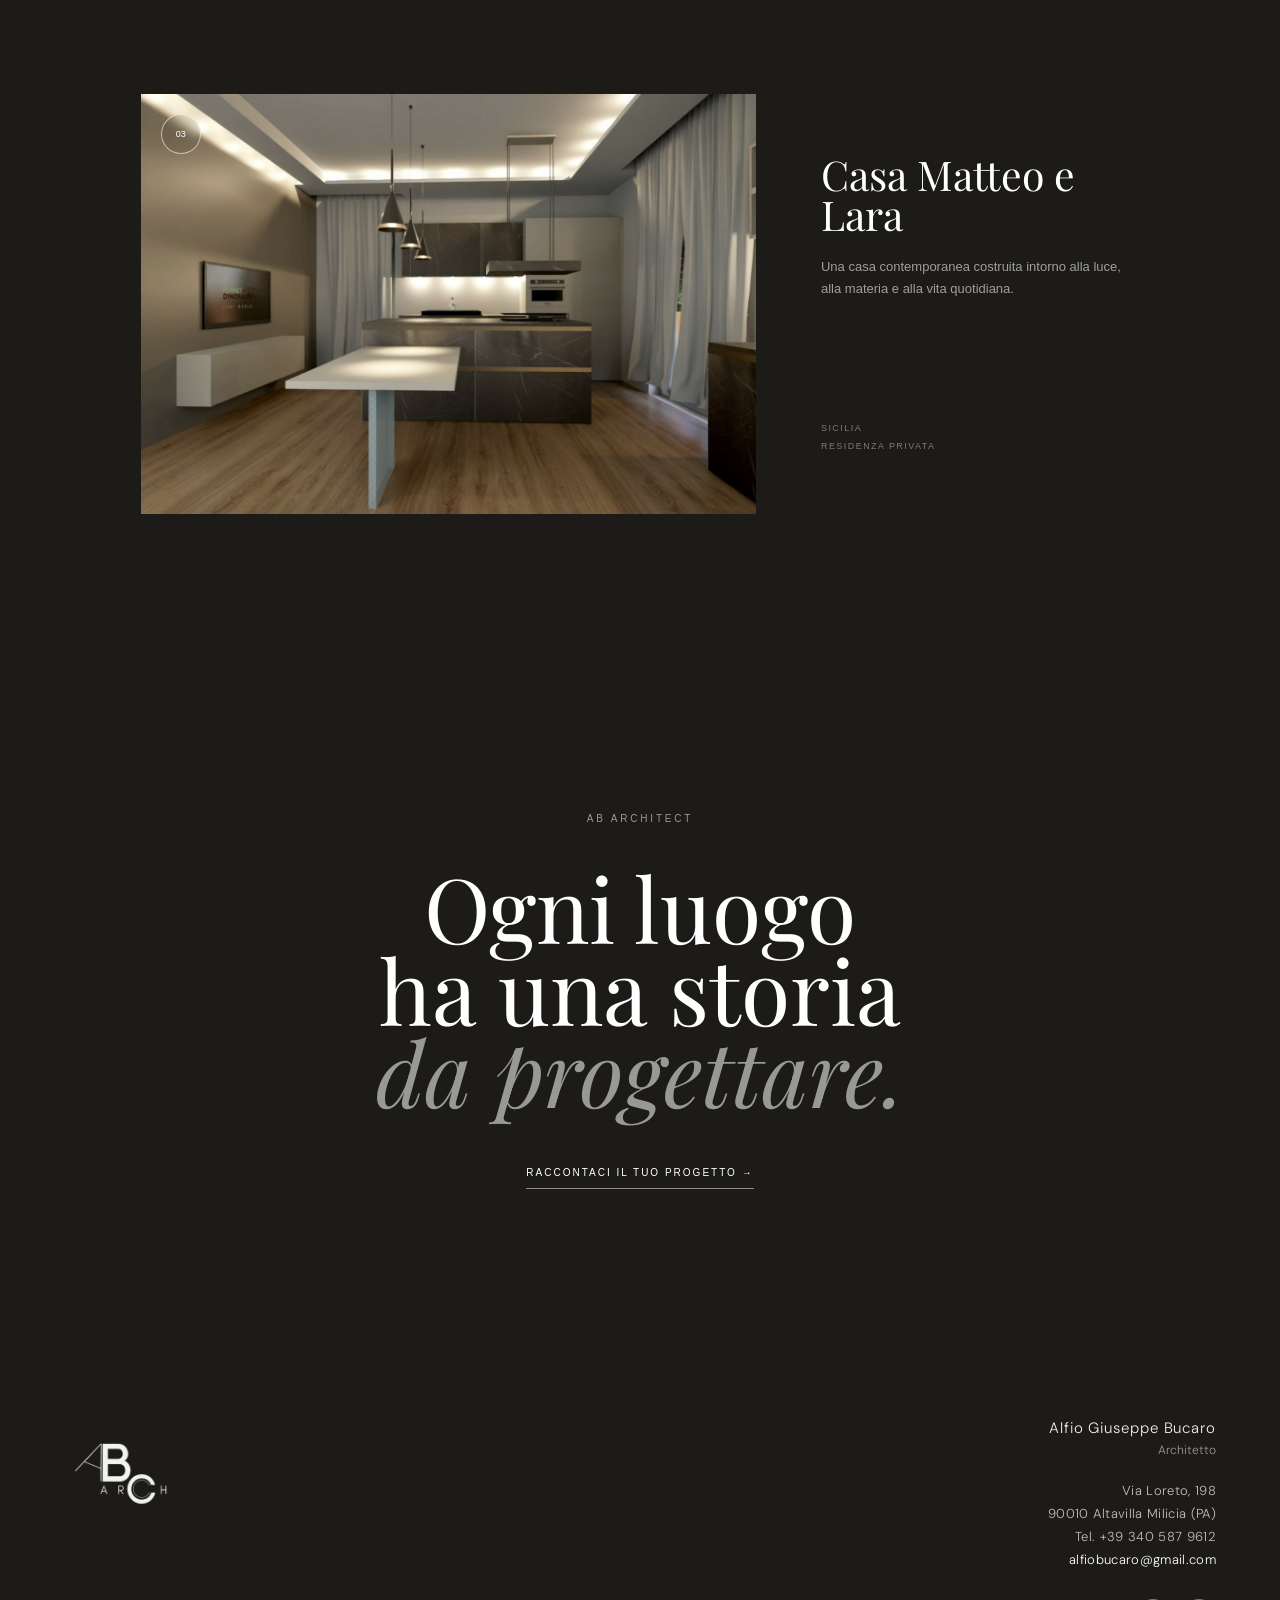
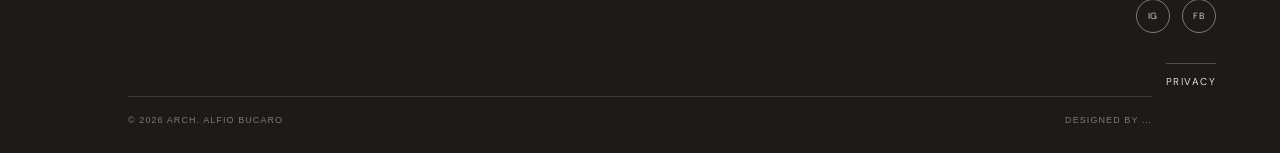
<file: progetti.html>
<!DOCTYPE html>
<html lang="it">

<head>

    <meta charset="UTF-8">

    <meta
        name="viewport"
        content="width=device-width, initial-scale=1.0"
    >

    <title>Progetti — AB ARCHITECT</title>

    <link rel="stylesheet" href="css/stile.css">
    <link rel="stylesheet" href="css/progetti.css">

</head>


<body class="projects-page">


<!-- =====================================================
     MENU LATERALE
===================================================== -->

<button
    class="menu-trigger visible"
    id="menuTrigger"
    type="button"
    aria-label="Apri menu"
    aria-expanded="false"
>
    <span>MENU</span>
</button>


<nav
    class="menu"
    id="menu"
    aria-label="Menu principale"
>

    <div class="menu-inner">

        <div class="menu-top">

            <span>
                AB ARCHITECT
            </span>

            <button
                class="close"
                id="closeMenu"
                type="button"
            >
                CHIUDI ×
            </button>

        </div>


        <div class="menu-links">

            <a href="progetti.html">
                Progetti
            </a>

            <a href="chi-siamo.html">
                Chi siamo
            </a>

            <a href="index.html#contact">
                Contatti
            </a>

        </div>


        <div class="menu-bottom">

            <span>
                AB ARCHITECT
            </span>

            <span>
                PALERMO · SICILIA
            </span>

        </div>

    </div>

</nav>



<!-- =====================================================
     HEADER INTERNO
===================================================== -->

<header class="inner-header">

    <a
        href="index.html"
        class="inner-header-logo"
    >

        <img
            src="immagini/Logo_AB.png"
            alt="AB Architect"
        >

    </a>


    <a
        href="index.html"
        class="inner-header-back"
    >
        ← TORNA INDIETRO
    </a>

</header>



<!-- =====================================================
     CONTENUTO
===================================================== -->

<main>


<!-- =====================================================
     INTRO
===================================================== -->

<section class="projects-intro">

    <div class="projects-intro-number">
        04 — PROGETTI
    </div>


    <div class="projects-intro-text">

        Luoghi<br>
        da <em>abitare.</em>


        <p>
            Una selezione di progetti,
            tra architettura, interni e paesaggio.
        </p>

    </div>

</section>



<!-- =====================================================
     PORTFOLIO
===================================================== -->

<section class="projects-list">


    <!-- =================================================
         01 — CASA CAROLLO
    ================================================== -->

    <article class="project-item">

        <div class="project-item-image">

            <img
                src="immagini/Casa_carollo.png"
                alt="Casa Carollo"
            >

            <div class="project-number">
                01
            </div>

        </div>


        <div class="project-item-info">

            <div>

                <h2 class="project-item-name">
                    Casa Carollo
                </h2>

                <p class="project-item-description">
                    Un'architettura contemporanea
                    in dialogo con il paesaggio siciliano.
                </p>

            </div>


            <div class="project-item-meta">

                <span>
                    Sicilia
                </span>

                <span>
                    Residenza privata
                </span>

            </div>

        </div>

    </article>



    <!-- =================================================
         02 — CASA TOIA
    ================================================== -->

    <article class="project-item project-offset">

        <div class="project-item-image">

            <img
                src="immagini/Casa_toia.png"
                alt="Casa Toia"
            >

            <div class="project-number">
                02
            </div>

        </div>


        <div class="project-item-info">

            <div>

                <h2 class="project-item-name">
                    Casa Toia
                </h2>

                <p class="project-item-description">
                    Una casa dove architettura,
                    piscina e paesaggio diventano
                    parte di un unico spazio.
                </p>

            </div>


            <div class="project-item-meta">

                <span>
                    Sicilia
                </span>

                <span>
                    Residenza privata
                </span>

            </div>

        </div>

    </article>



    <!-- =================================================
         03 — CASA MATTEO E LARA
    ================================================== -->

    <article class="project-item">

        <div class="project-item-image">

            <img
                src="immagini/Casa_matteolara.png"
                alt="Casa Matteo e Lara"
            >

            <div class="project-number">
                03
            </div>

        </div>


        <div class="project-item-info">

            <div>

                <h2 class="project-item-name">
                    Casa Matteo e Lara
                </h2>

                <p class="project-item-description">
                    Una casa contemporanea costruita
                    intorno alla luce, alla materia
                    e alla vita quotidiana.
                </p>

            </div>


            <div class="project-item-meta">

                <span>
                    Sicilia
                </span>

                <span>
                    Residenza privata
                </span>

            </div>

        </div>

    </article>


</section>



<!-- =====================================================
     CTA FINALE
===================================================== -->

<section class="projects-end">

    <div class="projects-end-small">
        AB ARCHITECT
    </div>


    <h2 class="projects-end-title">

        Ogni luogo<br>
        ha una storia<br>
        <em>da progettare.</em>

    </h2>


    <a
        href="index.html#contact"
        class="project-item-link"
    >
        Raccontaci il tuo progetto →
    </a>

</section>


</main>



<!-- =====================================================
     FOOTER
===================================================== -->

<footer>


    <!-- =================================================
         LOGO
    ================================================= -->

    <div class="footer-logo">

        <img
            src="immagini/Logo_AB.png"
            alt="AB Architect"
        >

    </div>



    <!-- =================================================
         CENTRO
    ================================================= -->

    <div class="footer-center">


        


    </div>



    <!-- =================================================
         CONTATTI
    ================================================= -->

    <div class="footer-right">


        <div class="footer-contact-name">
            Alfio Giuseppe Bucaro
        </div>


        <div class="footer-contact-role">
            Architetto
        </div>


        <div class="footer-contact-details">

            Via Loreto, 198<br>

            90010 Altavilla Milicia (PA)<br>

            Tel. +39 340 587 9612<br>

            <a href="mailto:alfiobucaro@gmail.com">
                alfiobucaro@gmail.com
            </a>

        </div>



        <div class="footer-social">


            <a
                href="https://www.instagram.com/alfiobucaroarchitetto"
                target="_blank"
                rel="noopener noreferrer"
                aria-label="Instagram"
            >
                IG
            </a>


            <a
                href="https://www.facebook.com/bucaroalfio/"
                target="_blank"
                rel="noopener noreferrer"
                aria-label="Facebook"
            >
                FB
            </a>


        </div>



        <a
            href="privacy.html"
            class="footer-privacy"
        >
            Privacy 
        </a>


    </div>



    <!-- =================================================
         COPYRIGHT
    ================================================= -->

    <div class="footer-bottom">


        <span>
            © 2026 Arch. Alfio Bucaro
        </span>


        <span>
            Designed by …
        </span>


    </div>


</footer>


<!-- =====================================================
     JAVASCRIPT
===================================================== -->

<script src="js/script.js"></script>


</body>
</html>
</file>
<file: css/stile.css>
@import url('https://fonts.googleapis.com/css2?family=DM+Sans:wght@300;400;500&family=Playfair+Display:ital,wght@0,400;0,500;1,400&display=swap');

/* =========================================================
   AB ARCHITECT
   STYLE.CSS — VERSIONE DEFINITIVA
   ========================================================= */


/* =========================================================
   VARIABLES
   ========================================================= */

:root {
    --paper: #f2eee7;
    --ink: #1c1b18;
    --muted: #77736b;
    --line: rgba(28, 27, 24, 0.18);
    --white: #f8f6f1;
    --dark: #1c1b18;
}


/* =========================================================
   RESET
   ========================================================= */

* {
    margin: 0;
    padding: 0;
    box-sizing: border-box;
}

html {
    scroll-behavior: smooth;
}

body {
    background: var(--paper);
    color: var(--ink);
    font-family: "DM Sans", sans-serif;
    font-weight: 300;
    overflow-x: hidden;
}

body.menu-open {
    overflow: hidden;
}

a {
    color: inherit;
    text-decoration: none;
}

button {
    font: inherit;
}


/* =========================================================
   MENU TRIGGER
   ========================================================= */

.menu-trigger {
    position: fixed;
    z-index: 1000;

    right: 0;
    top: 50%;

    width: 52px;
    height: 155px;

    border: 0;
    border-left: 1px solid var(--line);

    background: rgba(242, 238, 231, 0.92);

    backdrop-filter: blur(10px);

    color: var(--ink);

    cursor: pointer;

    writing-mode: vertical-rl;

    letter-spacing: 0.22em;
    font-size: 10px;

    opacity: 0;
    visibility: hidden;
    pointer-events: none;

    transform: translateY(-50%) translateX(30px);

    transition:
        opacity 0.5s ease,
        visibility 0.5s ease,
        transform 0.5s ease,
        background 0.5s ease;
}

.menu-trigger.visible {
    opacity: 1;
    visibility: visible;
    pointer-events: auto;

    transform: translateY(-50%) translateX(0);
}

.menu-trigger span {
    display: inline-block;
    margin: auto;
}


/* =========================================================
   MENU
   ========================================================= */

.menu {
    position: fixed;
    z-index: 900;

    inset: 0;

    background: var(--dark);
    color: #f4f1eb;

    display: flex;
    align-items: center;

    transform: translateX(100%);

    transition:
        transform 0.8s cubic-bezier(0.77, 0, 0.18, 1);
}

.menu.open {
    transform: translateX(0);
}

.menu-inner {
    width: min(1200px, 88%);
    margin: auto;
}

.menu-top {
    display: flex;
    justify-content: space-between;
    align-items: center;

    margin-bottom: 80px;

    color: rgba(244, 241, 235, 0.55);

    font-size: 10px;
    letter-spacing: 0.2em;
    text-transform: uppercase;
}

.close {
    border: 0;
    background: none;

    color: white;

    cursor: pointer;
    font-size: 12px;
}

.menu-links {
    display: flex;
    flex-direction: column;
}

.menu-links a {
    position: relative;

    width: fit-content;

    font-family: "Playfair Display", serif;

    font-size: clamp(50px, 8vw, 110px);

    line-height: 0.95;

    padding: 8px 0;

    transform: translateX(8px);

    transition:
        transform 0.4s ease;
}

.menu-links a:hover {
    transform: translateX(20px);
}

.menu-links a::before {
    content: "";

    position: absolute;

    left: 0;
    bottom: 2px;

    width: 0;
    height: 1px;

    background: white;

    transition:
        width 0.5s ease;
}

.menu-links a:hover::before {
    width: 100%;
}

.menu-bottom {
    margin-top: 80px;

    display: flex;
    justify-content: space-between;

    font-size: 11px;

    color: rgba(244, 241, 235, 0.5);
}


/* =========================================================
   HERO HOME
   ========================================================= */

.opening .hero {
    position: sticky;
    top: 0;

    width: 100%;
    height: 100svh;
    min-height: 680px;

    z-index: 10;

    display: flex;
    align-items: center;
    justify-content: center;

    overflow: hidden;

    background: var(--dark);
    color: white;

    isolation: isolate;

    box-shadow:
        0 20px 60px rgba(0, 0, 0, 0.14);
}

.opening .hero .hero-image {
    position: absolute;
    inset: 0;

    width: 100%;
    height: 100%;

    display: block;

    object-fit: cover;
    object-position: center center;

    transform: scale(1.03);

    z-index: 0;

    animation:
        heroSlowMove
        18s
        ease-in-out
        infinite
        alternate;
}

@keyframes heroSlowMove {

    0% {
        transform:
            scale(1.03)
            translate3d(0, 0, 0);
    }

    100% {
        transform:
            scale(1.08)
            translate3d(-1%, -0.5%, 0);
    }
}

.hero-overlay {
    position: absolute;
    inset: 0;

    z-index: 1;

    pointer-events: none;

    background:
        linear-gradient(
            to bottom,
            rgba(20, 22, 20, 0.04) 0%,
            rgba(20, 22, 20, 0.08) 45%,
            rgba(20, 22, 20, 0.38) 100%
        );
}

.hero-content {
    position: relative;
    z-index: 2;

    width: 100%;
    max-width: 1500px;

    height: 100%;

    padding: 0 40px;

    text-align: center;

    display: flex;
    flex-direction: column;

    align-items: center;
    justify-content: center;
}

.eyebrow {
    font-family: "DM Sans", sans-serif;

    font-weight: 300;
    font-size: 10px;

    letter-spacing: 0.25em;
    text-transform: uppercase;

    color: rgba(255, 255, 255, 0.82);

    margin-bottom: 42px;
}

.hero-logo {
    width: clamp(190px, 25vw, 380px);
    height: auto;

    display: block;

    filter:
        brightness(0)
        invert(1);

    opacity: 0.97;
}

.motto {
    font-family:
        "Playfair Display",
        Georgia,
        serif;

    font-weight: 400;
    font-style: italic;

    font-size:
        clamp(22px, 2.35vw, 35px);

    line-height: 1.1;

    margin-top: 42px;

    color: rgba(255, 255, 255, 0.94);

    text-align: center;
}

.hero-scroll {
    position: absolute;

    z-index: 3;

    bottom: 35px;
    left: 50%;

    transform: translateX(-50%);

    display: flex;

    flex-direction: column;

    align-items: center;

    gap: 10px;

    font-size: 8px;

    letter-spacing: 0.24em;

    text-transform: uppercase;

    color: rgba(255, 255, 255, 0.78);
}

.scroll-line {
    width: 1px;
    height: 42px;

    background: rgba(255, 255, 255, 0.65);

    animation:
        scrollLine
        2s
        ease-in-out
        infinite;
}

@keyframes scrollLine {

    0% {
        transform: scaleY(0.2);
        transform-origin: top;
        opacity: 0.3;
    }

    50% {
        transform: scaleY(1);
        transform-origin: top;
        opacity: 1;
    }

    100% {
        transform: scaleY(0.2);
        transform-origin: bottom;
        opacity: 0.3;
    }
}

.opening .hero::after {
    content: "";

    position: absolute;

    left: 0;
    right: 0;
    bottom: 0;

    height: 220px;

    pointer-events: none;

    background:
        linear-gradient(
            to bottom,
            transparent,
            rgba(0, 0, 0, 0.25)
        );

    opacity: 0.55;

    z-index: 2;
}


/* =========================================================
   GENERIC
   ========================================================= */

.section-number {
    font-size: 10px;
    letter-spacing: 0.25em;
    color: var(--muted);
}


/* =========================================================
   INTRO
   ========================================================= */

.opening .intro {
    position: relative;
    z-index: 20;

    min-height: 100vh;

    padding: 15vh 9vw;

    display: grid;

    grid-template-columns:
        1fr
        1.5fr;

    gap: 8vw;

    align-items: center;

    background: var(--paper);

    box-shadow:
        0 -30px 80px rgba(28, 27, 24, 0.12);
}

.opening .intro::before {
    content: "";

    position: absolute;

    top: 0;

    left: 9vw;
    right: 9vw;

    height: 1px;

    background:
        rgba(28, 27, 24, 0.14);
}

.intro-title {
    font-family:
        "Playfair Display",
        serif;

    font-size:
        clamp(40px, 5.5vw, 82px);

    font-weight: 400;

    line-height: 0.98;
}

.intro-title em {
    font-weight: 400;
}

.intro-text {
    max-width: 620px;

    margin-top: 55px;

    font-size:
        clamp(19px, 1.9vw, 28px);

    line-height: 1.35;
}

.intro-text strong {
    font-weight: 400;
}


/* =========================================================
   ALFIO
   ========================================================= */

.alfio {
    position: relative;
    z-index: 20;

    min-height: 100vh;

    display: grid;

    grid-template-columns:
        48%
        52%;

    background: #ded9d0;
}

.alfio-image {
    min-height: 800px;

    overflow: hidden;
}

.alfio-image img {
    width: 100%;
    height: 100%;

    min-height: 800px;

    display: block;

    object-fit: cover;
    object-position: center;
}

.alfio-content {
    padding: 10vw 8vw;

    display: flex;
    flex-direction: column;
    justify-content: center;
}

.alfio-content .section-number {
    margin-bottom: 55px;
}

.alfio-name {
    font-family: "Playfair Display", serif;
    font-size: clamp(44px, 5vw, 76px);
    line-height: 0.92;
    margin-bottom: 40px;
    font-weight: 400;
    letter-spacing: -0.025em;
}

.alfio-copy {
    max-width: 500px;
    font-size: 16px;
    line-height: 1.75;
    color: #4e4b45;
    font-weight: 300;
}

/* =========================================================
   LINKS
   ========================================================= */

.text-link {
    display: inline-flex;

    align-items: center;

    gap: 20px;

    margin-top: 50px;

    width: fit-content;

    font-size: 11px;

    letter-spacing: 0.2em;

    text-transform: uppercase;

    border-bottom:
        1px solid var(--ink);

    padding-bottom: 10px;

    transition:
        gap 0.4s ease;
}

.text-link:hover {
    gap: 30px;
}


/* =========================================================
   VISION
   ========================================================= */

.vision {
    position: relative;
    z-index: 20;

    min-height: 100vh;

    padding: 13vh 9vw;

    display: flex;

    flex-direction: column;

    justify-content: space-between;

    background: var(--paper);
}

.vision-head {
    display: flex;

    justify-content: space-between;
}

.vision-statement {
    max-width: 1000px;

    margin-top: 15vh;

    font-family:
        "Playfair Display",
        serif;

    font-size:
        clamp(43px, 6.5vw, 98px);

    line-height: 0.98;
}

.vision-statement em {
    color: #77736b;
}

.vision-footer {
    display: flex;

    justify-content: space-between;

    font-size: 11px;

    color: var(--muted);

    margin-top: 12vh;
}


/* =========================================================
   PROJECTS
   ========================================================= */

.projects-preview {
    position: relative;
    z-index: 20;

    min-height: 100vh;

    padding: 14vh 9vw;

    background: var(--dark);

    color: white;
}

.projects-preview-inner {
    width: 100%;
}

.projects-preview .section-number {
    color:
        rgba(255, 255, 255, 0.45);
}

.projects-preview-grid {
    display: grid;

    grid-template-columns:
        1fr
        0.65fr;

    gap: 8vw;

    align-items: end;

    margin-top: 8vh;
}

.projects-preview-title {
    font-family:
        "Playfair Display",
        serif;

    font-size:
        clamp(55px, 8vw, 120px);

    line-height: 0.9;

    font-weight: 400;
}

.projects-preview-title em {
    color: #aaa49b;
}

.projects-preview-copy {
    max-width: 360px;

    padding-bottom: 10px;
}

.projects-preview-copy p {
    font-size: 16px;

    line-height: 1.7;

    color:
        rgba(255, 255, 255, 0.6);

    margin-bottom: 40px;
}

.project-link {
    display: inline-flex;

    align-items: center;

    gap: 18px;

    font-size: 10px;

    letter-spacing: 0.2em;

    text-transform: uppercase;

    border-bottom:
        1px solid rgba(255, 255, 255, 0.5);

    padding-bottom: 10px;

    transition:
        gap 0.4s ease;
}

.project-link:hover {
    gap: 28px;
}

.project-preview-image {
    display: block;

    position: relative;

    width: 100%;

    height: 70vh;

    min-height: 500px;

    margin-top: 10vh;

    overflow: hidden;
}

.project-preview-image img {
    width: 100%;
    height: 100%;

    display: block;

    object-fit: cover;

    transform: scale(1.035);

    transition:
        transform 1.2s
        cubic-bezier(.2, .7, .2, 1);
}

.project-preview-image:hover img {
    transform: scale(1.08);
}

.preview-overlay {
    position: absolute;

    left: 0;
    right: 0;
    bottom: 0;

    padding: 28px;

    display: flex;

    justify-content: space-between;

    align-items: center;

    background:
        linear-gradient(
            to top,
            rgba(0, 0, 0, 0.55),
            transparent
        );

    font-size: 11px;

    letter-spacing: 0.12em;

    text-transform: uppercase;
}


/* =========================================================
   STORIES
   ========================================================= */

.stories {
    position: relative;
    z-index: 20;

    background: var(--paper);

    color: var(--ink);

    padding:
        150px 7vw
        170px;
}

.stories > .section-number {
    font-size: 10px;

    letter-spacing: .25em;

    text-transform: uppercase;

    color: var(--muted);
}

.stories-head {
    margin-top: 55px;

    display: grid;

    grid-template-columns:
        1.5fr
        .5fr;

    gap: 8vw;

    align-items: end;
}

.stories-title {
    margin: 0;

    font-family:
        "Playfair Display",
        Georgia,
        serif;

    font-size:
        clamp(65px, 8vw, 120px);

    line-height: .86;

    font-weight: 400;

    letter-spacing: -.04em;
}

.stories-title em {
    color: var(--muted);

    font-weight: 400;
}

.stories-intro {
    max-width: 290px;

    margin: 0 0 8px;

    font-size: 13px;

    line-height: 1.75;

    color: #66625b;
}

.instagram-grid {
    margin-top: 90px;

    display: grid;

    grid-template-columns:
        repeat(3, 1fr);

    gap: 32px;

    align-items: start;
}

.instagram-story {
    min-width: 0;
}

.instagram-card {
    display: block;

    text-decoration: none;

    color: inherit;
}

.instagram-image {
    position: relative;

    width: 100%;

    aspect-ratio: 9 / 16;

    overflow: hidden;

    background: #d8d2c8;
}

.instagram-image img {
    width: 100%;
    height: 100%;

    display: block;

    object-fit: cover;

    transform: scale(1.045);

    transition:
        transform 1s
        cubic-bezier(.2,.7,.2,1);
}

.instagram-card:hover .instagram-image img {
    transform: scale(1.08);
}

.instagram-play {
    position: absolute;

    left: 50%;
    top: 50%;

    width: 58px;
    height: 58px;

    transform:
        translate(-50%, -50%);

    border:
        1px solid
        rgba(255,255,255,.8);

    border-radius: 50%;

    display: flex;

    align-items: center;
    justify-content: center;

    background:
        rgba(20,20,18,.14);

    backdrop-filter:
        blur(5px);

    color: white;

    z-index: 2;

    transition:
        transform .5s
        cubic-bezier(.2,.7,.2,1),
        background .4s ease;
}

.instagram-card:hover .instagram-play {
    transform:
        translate(-50%, -50%)
        scale(1.12);

    background:
        rgba(20,20,18,.28);
}

.instagram-play span {
    font-size: 17px;

    line-height: 1;
}

.instagram-caption {
    margin-top: 18px;

    padding-top: 14px;

    border-top:
        1px solid
        rgba(28,27,24,.18);

    display: flex;

    justify-content: space-between;

    align-items: center;
}

.instagram-number {
    font-size: 10px;

    letter-spacing: .22em;

    color: var(--muted);
}

.instagram-label {
    font-size: 9px;

    letter-spacing: .17em;

    text-transform: uppercase;

    color: #5f5b54;
}


/* =========================================================
   PRIMA DI INIZIARE
   ========================================================= */

.why {
    position: relative;
    z-index: 20;

    min-height: 100vh;

    padding: 14vh 9vw;

    background: #d8d3ca;
}

.why-title {
    font-family:
        "Playfair Display",
        serif;

    font-size:
        clamp(52px, 7.2vw, 108px);

    line-height: 0.95;

    margin:
        35px 0 90px;
}

.questions {
    border-top:
        1px solid var(--line);
}

.question {
    border-bottom:
        1px solid var(--line);
}

.question-button {
    width: 100%;

    border: 0;

    background: none;

    padding: 32px 0;

    display: flex;

    justify-content: space-between;

    align-items: center;

    text-align: left;

    cursor: pointer;

    font-family:
        "Playfair Display",
        serif;

    font-size:
        clamp(23px, 2.8vw, 42px);

    color: var(--ink);
}

.plus {
    font-family:
        "DM Sans",
        sans-serif;

    font-size: 25px;

    font-weight: 300;

    transition:
        transform 0.4s ease;
}

.question.open .plus {
    transform: rotate(45deg);
}

.answer {
    max-height: 0;

    overflow: hidden;

    transition:
        max-height 0.7s ease;
}

.answer p {
    max-width: 700px;

    padding-bottom: 35px;

    font-size: 17px;

    line-height: 1.7;

    color: #5f5b53;
}


/* =========================================================
   CTA HOME
   ========================================================= */

.cta {
    position: relative;
    z-index: 20;

    min-height: 90vh;

    background: var(--dark);

    color: white;

    display: flex;

    align-items: center;

    justify-content: center;

    text-align: center;

    padding: 10vh 7vw;
}

.cta-inner {
    max-width: 1000px;
}

.cta-small {
    font-size: 10px;

    letter-spacing: 0.25em;

    text-transform: uppercase;

    color:
        rgba(255, 255, 255, 0.45);

    margin-bottom: 40px;
}

.cta-title {
    font-family:
        "Playfair Display",
        serif;

    font-size:
        clamp(52px, 7.2vw, 108px);

    line-height: 0.95;
}

.cta-title em {
    color: #a9a39a;
}

.cta-button {
    display: inline-block;

    margin-top: 60px;

    border:
        1px solid white;

    padding:
        18px 32px;

    font-size: 10px;

    letter-spacing: 0.2em;

    text-transform: uppercase;

    background: transparent;

    color: white;

    transition:
        background .4s ease,
        color .4s ease;
}

.cta-button:hover {
    background: white;

    color: var(--ink);
}


/* =========================================================
   FOOTER
   ========================================================= */

footer {
    position: relative;
    z-index: 20;

    width: 100%;

    display: grid;

    grid-template-columns:
        1fr
        1.2fr
        1fr;

    gap: 60px;

    padding:
        70px
        5vw
        105px;

    background: var(--dark);

    color: var(--paper);

    align-items: start;
}


/* LOGO */

.footer-logo {
    display: flex;

    align-items: flex-start;

    justify-content: flex-start;
}

.footer-logo img {
    width: 115px;

    height: auto;

    display: block;

    filter:
        brightness(0)
        invert(1);

    opacity: .95;
}


/* CENTRO — VOLUTAMENTE VUOTO */

.footer-center {
    min-height: 1px;
}


/* DESTRA */

.footer-right {
    display: flex;

    flex-direction: column;

    align-items: flex-end;

    text-align: right;
}

.footer-contact-name {
    font-size: 15px;

    letter-spacing: .06em;

    line-height: 1.3;
}

.footer-contact-role {
    margin-top: 4px;

    font-size: 12px;

    color:
        rgba(242, 238, 231, .6);
}

.footer-contact-details {
    margin-top: 22px;

    font-size: 13px;

    line-height: 1.75;

    letter-spacing: .025em;

    color:
        rgba(242, 238, 231, .78);
}

.footer-contact-details a {
    color: #fff;

    text-decoration: none;

    transition:
        color .3s ease;
}


/* SOCIAL */

.footer-social {
    display: flex;

    justify-content: flex-end;

    align-items: center;

    gap: 12px;

    margin-top: 28px;
}

.footer-social a {
    width: 34px;
    height: 34px;

    display: flex;

    align-items: center;
    justify-content: center;

    border:
        1px solid
        rgba(242, 238, 231, .45);

    border-radius: 50%;

    color:
        rgba(242, 238, 231, .85);

    font-size: 9px;

    font-weight: 400;

    letter-spacing: .08em;

    transition:
        background .35s ease,
        color .35s ease,
        border-color .35s ease,
        transform .35s ease;
}

.footer-social a:hover {
    background: var(--paper);

    color: var(--ink);

    border-color: var(--paper);

    transform: translateY(-2px);
}


/* PRIVACY */

.footer-privacy {
    margin-top: 18px;

    font-size: 9px;

    letter-spacing: .13em;

    text-transform: uppercase;

    color:
        rgba(242, 238, 231, .4);

    text-decoration: none;

    transition:
        color .3s ease;
}

.footer-privacy:hover {
    color:
        rgba(242, 238, 231, .8);
}


/* FOOTER BOTTOM */

.footer-bottom {
    position: absolute;

    left: 5vw;
    right: 5vw;

    bottom: 28px;

    padding-top: 18px;

    border-top:
        1px solid
        rgba(242, 238, 231, .18);

    font-size: 9px;

    letter-spacing: .13em;

    text-transform: uppercase;

    color:
        rgba(242, 238, 231, .4);

    text-align: center;
}


/* =========================================================
   SCROLL REVEAL
   ========================================================= */

.alfio-name,
.alfio-copy,
.vision-statement,
.project,
.story,
.why-title {
    opacity: 0;

    transform:
        translateY(35px);

    transition:
        opacity 1s ease,
        transform 1s cubic-bezier(.2, .7, .2, 1);
}

.reveal {
    opacity: 1 !important;

    transform:
        translateY(0) !important;
}


/* =========================================================
   CONTATTI
   ========================================================= */

.contact-page {
    background: var(--paper);

    color: var(--ink);
}


/* HERO CONTATTI */

.contact-hero {
    min-height: 85vh;

    padding:
        150px
        9vw
        110px;

    display: flex;

    flex-direction: column;

    justify-content: space-between;

    border-bottom:
        1px solid var(--line);
}

.contact-number {
    font-size: 10px;

    letter-spacing: .25em;

    color: var(--muted);
}

.contact-hero-content {
    display: grid;

    grid-template-columns:
        1.4fr
        .6fr;

    gap: 8vw;

    align-items: end;

    margin-top: 20vh;
}

.contact-hero h1 {
    margin: 0;

    font-family:
        "Playfair Display",
        Georgia,
        serif;

    font-size:
        clamp(65px, 9vw, 135px);

    line-height: .88;

    font-weight: 400;

    letter-spacing: -.04em;
}

.contact-hero h1 em {
    color: var(--muted);

    font-weight: 400;
}

.contact-hero-content p {
    max-width: 330px;

    margin-bottom: 8px;

    font-size: 15px;

    line-height: 1.75;

    color: #5f5b54;
}


/* =========================================================
   DETTAGLI CONTATTI
   ========================================================= */

.contact-details {
    padding:
        120px
        9vw
        150px;
}

.contact-details-label {
    display: flex;

    justify-content: space-between;

    padding-bottom: 25px;

    border-bottom:
        1px solid var(--line);

    font-size: 10px;

    letter-spacing: .22em;

    color: var(--muted);
}

.contact-details-grid {
    display: grid;

    grid-template-columns:
        repeat(2, 1fr);

    column-gap: 10vw;
}

.contact-block {
    padding:
        55px 0;

    border-bottom:
        1px solid var(--line);
}

.contact-label {
    display: block;

    margin-bottom: 22px;

    font-size: 10px;

    letter-spacing: .2em;

    text-transform: uppercase;

    color: var(--muted);
}

.contact-value {
    font-family:
        "Playfair Display",
        Georgia,
        serif;

    font-size:
        clamp(23px, 2.5vw, 34px);

    line-height: 1.2;

    font-weight: 400;

    text-decoration: underline;

    text-underline-offset: 7px;
}

.contact-email {
    font-size:
        clamp(20px, 2.2vw, 30px);
}

address {
    font-style: normal;

    text-decoration: none;
}


/* =========================================================
   SOCIAL CONTATTI
   ========================================================= */

.contact-social {
    display: flex;

    flex-direction: column;

    gap: 12px;
}

.contact-social a {
    width: fit-content;

    font-family:
        "Playfair Display",
        Georgia,
        serif;

    font-size:
        clamp(23px, 2.5vw, 34px);

    line-height: 1.2;

    text-decoration: underline;

    text-underline-offset: 7px;
}


/* =========================================================
   CTA CONTATTI
   ========================================================= */

.contact-cta {
    min-height: 75vh;

    padding:
        100px 7vw;

    background: var(--dark);

    color: white;

    display: flex;

    flex-direction: column;

    align-items: center;

    justify-content: center;

    text-align: center;
}

.contact-cta-small {
    margin-bottom: 40px;

    font-size: 10px;

    letter-spacing: .25em;

    text-transform: uppercase;

    color:
        rgba(255,255,255,.45);
}

.contact-cta h2 {
    margin: 0;

    font-family:
        "Playfair Display",
        Georgia,
        serif;

    font-size:
        clamp(58px, 8vw, 120px);

    line-height: .9;

    font-weight: 400;

    letter-spacing: -.035em;
}

.contact-cta h2 em {
    color: #a9a39a;

    font-weight: 400;
}

.contact-cta-button {
    margin-top: 60px;

    padding:
        18px 30px;

    border:
        1px solid
        rgba(255,255,255,.55);

    font-size: 10px;

    letter-spacing: .2em;

    text-transform: uppercase;

    background: transparent;

    color: white;

    transition:
        background .4s ease,
        color .4s ease;
}

.contact-cta-button:hover {
    background: white;

    color: var(--ink);
}


/* =========================================================
   HEADER PAGINE INTERNE
   CHI SIAMO · PROGETTI · CONTATTI · PRIVACY
========================================================= */

.inner-header {
    position: relative;
    z-index: 50;

    width: 100%;

    padding: 34px 5vw;

    display: flex;
    align-items: center;
    justify-content: space-between;

    background: var(--paper);
    color: var(--ink);

    border-bottom: 1px solid var(--line);
}


/* =========================================================
   LOGO
========================================================= */

.inner-header-logo {
    display: block;
}

.inner-header-logo img {
    display: block;

    width: 92px;
    height: auto;
}


/* =========================================================
   TORNA INDIETRO
========================================================= */

.inner-header-back {
    display: inline-flex;
    align-items: center;

    font-size: 9px;
    font-weight: 400;

    letter-spacing: .18em;
    text-transform: uppercase;

    color: var(--ink);

    transition:
        opacity .3s ease,
        transform .3s ease;
}

.inner-header-back:hover {
    opacity: .55;
    transform: translateX(-4px);
}

/* =========================================================
   TABLET
   ========================================================= */

@media (max-width: 800px) {

    /* MENU */

    .menu-trigger {
        width: 34px;
        height: 125px;
    }

    .menu-links a {
        font-size:
            clamp(45px, 13vw, 80px);
    }

    .menu-bottom {
        flex-direction: column;
        gap: 10px;
    }


    /* HERO */

    .opening .hero {
        height: 100svh;
        min-height: 620px;
    }

    .hero-content {
        padding:
            0 25px;
    }

    .hero-logo {
        width:
            min(560px, 82vw);
    }

    .eyebrow {
        font-size: 8px;

        letter-spacing: 0.22em;

        margin-bottom: 32px;
    }

    .motto {
        font-size: 20px;

        margin-top: 32px;

        padding: 0 10px;
    }


    /* INTRO */

    .opening .intro {
        min-height: 100svh;

        padding:
            14vh 8vw;

        grid-template-columns:
            1fr;

        gap: 50px;
    }

    .opening .intro::before {
        left: 8vw;
        right: 8vw;
    }

    .intro-title {
        font-size:
            clamp(38px, 9vw, 58px);
    }

    .intro-text {
        font-size: 19px;

        margin-top: 40px;
    }


    /* ALFIO */

    .alfio {
        grid-template-columns:
            1fr;
    }

    .alfio-image {
        min-height: 60vh;
    }

    .alfio-image img {
        min-height: 60vh;
    }

    .alfio-content {
        padding:
            12vh 8vw;
    }

    .alfio-name {
        font-size:
            clamp(50px, 12vw, 70px);
    }


    /* VISION */

    .vision {
        padding:
            12vh 8vw;
    }

    .vision-statement {
        font-size:
            clamp(40px, 10vw, 65px);

        margin-top: 10vh;
    }

    .vision-footer {
        flex-direction: column;

        gap: 15px;
    }


    /* PROJECTS */

    .projects-preview {
        padding:
            12vh 8vw;
    }

    .projects-preview-grid {
        grid-template-columns:
            1fr;

        gap: 50px;

        margin-top: 7vh;
    }

    .projects-preview-title {
        font-size:
            clamp(50px, 12vw, 75px);
    }

    .projects-preview-copy {
        max-width: 100%;
    }

    .project-preview-image {
        height: 60vh;

        min-height: 420px;

        margin-top: 8vh;
    }


    /* STORIES */

    .stories {
        padding:
            110px 7vw
            120px;
    }

    .stories-head {
        grid-template-columns:
            1fr;

        gap: 35px;
    }

    .stories-intro {
        max-width: 400px;
    }

    .instagram-grid {
        margin-top: 65px;

        grid-template-columns:
            repeat(2, 1fr);

        gap: 26px;
    }


    /* WHY */

    .why {
        padding:
            12vh 8vw;
    }

    .why-title {
        font-size:
            clamp(50px, 12vw, 70px);
    }


    /* CTA */

    .cta-title {
        font-size:
            clamp(50px, 12vw, 70px);
    }


    /* FOOTER */

    footer {
        grid-template-columns:
            1fr;

        gap: 35px;

        padding:
            55px 8vw
            110px;
    }

    .footer-logo img {
        width: 105px;
    }

    .footer-center {
        display: none;
    }

    .footer-right {
        align-items: flex-start;

        text-align: left;
    }

    .footer-contact-details {
        margin-top: 18px;
    }

    .footer-social {
        justify-content: flex-start;
    }

    .footer-privacy {
        margin-top: 18px;
    }

    .footer-bottom {
        left: 8vw;
        right: 8vw;
    }


    /* CONTATTI */

    .contact-hero {
        min-height: 78vh;

        padding:
            120px
            8vw
            90px;
    }

    .contact-hero-content {
        grid-template-columns:
            1fr;

        gap: 45px;

        margin-top: 15vh;
    }

    .contact-hero h1 {
        font-size:
            clamp(58px, 14vw, 85px);
    }

    .contact-hero-content p {
        max-width: 420px;

        font-size: 16px;
    }

    .contact-details {
        padding:
            90px 8vw
            110px;
    }

    .contact-details-grid {
        grid-template-columns:
            1fr;
    }

    .contact-block {
        padding: 40px 0;
    }

    .contact-cta {
        min-height: 65vh;
    }

    .contact-cta h2 {
        font-size:
            clamp(55px, 13vw, 80px);
    }
}


/* =========================================================
   MOBILE
   ========================================================= */

@media (max-width: 520px) {

    /* MENU */

    .menu-trigger {
        width: 32px;
        height: 115px;
    }

    .menu-inner {
        width: 84%;
    }

    .menu-top {
        margin-bottom: 55px;
    }

    .menu-links a {
        font-size: 52px;
    }


    /* HERO */

    .opening .hero {
        height: 100svh;
        min-height: 650px;
    }

    .hero-content {
        padding:
            0 18px;
    }

    .hero-logo {
        width: 86vw;
    }

    .eyebrow {
        font-size: 7px;

        letter-spacing: 0.18em;

        margin-bottom: 28px;
    }

    .motto {
        font-size: 18px;

        margin-top: 28px;
    }

    .hero-scroll {
        bottom: 25px;

        font-size: 7px;

        gap: 8px;
    }

    .scroll-line {
        height: 35px;
    }


    /* INTRO */

    .opening .intro {
        padding:
            12vh 7vw;
    }

    .intro-title {
        font-size: 43px;
    }

    .intro-text {
        font-size: 19px;
    }


    /* ALFIO */

    .alfio-content {
        padding:
            10vh 7vw;
    }

    .alfio-name {
        font-size: 60px;
    }


    /* VISION */

    .vision {
        padding:
            10vh 7vw;
    }

    .vision-statement {
        font-size: 45px;
    }


    /* PROJECTS */

    .projects-preview {
        padding:
            10vh 7vw;
    }

    .projects-preview-title {
        font-size: 56px;
    }

    .project-preview-image {
        min-height: 420px;

        height: 55vh;
    }


    /* STORIES */

    .stories {
        padding:
            90px 6vw
            100px;
    }

    .stories-head {
        margin-top: 40px;
    }

    .stories-title {
        font-size: 57px;
    }

    .stories-intro {
        font-size: 13px;
    }

    .instagram-grid {
        margin-top: 55px;

        grid-template-columns:
            1fr;

        gap: 50px;
    }

    .instagram-image {
        max-width: 390px;

        margin: 0 auto;
    }

    .instagram-caption {
        max-width: 390px;

        margin-left: auto;
        margin-right: auto;
    }


    /* WHY */

    .why {
        padding:
            10vh 7vw;
    }

    .why-title {
        font-size: 56px;
    }

    .question-button {
        font-size: 24px;

        gap: 20px;
    }


    /* CTA */

    .cta {
        min-height: 75vh;

        padding:
            9vh 7vw;
    }

    .cta-title {
        font-size: 54px;
    }


    /* FOOTER */

    footer {
        padding:
            45px 7vw
            110px;
    }

    .footer-logo img {
        width: 100px;
    }

    .footer-contact-details {
        font-size: 12px;
    }

    .footer-bottom {
        left: 7vw;
        right: 7vw;

        line-height: 1.6;
    }


    /* CONTATTI */

    .contact-hero {
        min-height: 75vh;

        padding:
            100px
            7vw
            75px;
    }

    .contact-hero h1 {
        font-size: 57px;
    }

    .contact-hero-content p {
        font-size: 15px;
    }

    .contact-details {
        padding:
            75px 7vw
            90px;
    }

    .contact-details-label {
        font-size: 8px;
    }

    .contact-value,
    .contact-social a {
        font-size: 25px;
    }

    .contact-email {
        font-size: 20px;

        word-break: break-word;
    }

    .contact-cta {
        min-height: 60vh;

        padding:
            80px 7vw;
    }

    .contact-cta h2 {
        font-size: 52px;
    }

    .contact-cta-button {
        margin-top: 45px;
    }
}


/* =========================================================
   SMALL MOBILE
   ========================================================= */

@media (max-width: 480px) {

    .menu-trigger {
        width: 32px;
        height: 115px;
    }

    .hero-logo {
        width: 86vw;
    }

    .motto {
        font-size: 18px;
    }

    .intro-title {
        font-size: 43px;
    }

    .alfio-name {
        font-size: 60px;
    }

    .vision-statement {
        font-size: 45px;
    }

    .projects-preview-title {
        font-size: 56px;
    }

    .stories-title,
    .why-title {
        font-size: 56px;
    }

    .cta-title {
        font-size: 54px;
    }

    .contact-hero h1 {
        font-size: 57px;
    }

    .contact-cta h2 {
        font-size: 52px;
    }

.inner-header {
    padding: 23px 7vw;
}

.inner-header-logo img {
    width: 76px;
}

.inner-header-back {
    font-size: 7px;
    letter-spacing: .12em;
}

}
</file>
<file: css/contatti.css>
/* =========================================================
   AB ARCHITECT
   CONTATTI — CONTATTI.CSS
   ========================================================= */


/* =========================================================
   VARIABILI
   ========================================================= */

.contact-page {

    --contact-paper: #f2eee7;
    --contact-ink: #1c1b18;
    --contact-muted: #77736b;
    --contact-line: rgba(28, 27, 24, 0.18);
    --contact-dark: #1c1b18;

    margin: 0;
    background: var(--contact-paper);
    color: var(--contact-ink);

    font-family: "DM Sans", sans-serif;
    font-weight: 300;

    overflow-x: hidden;

}


/* =========================================================
   RESET SOLO CONTATTI
   ========================================================= */

.contact-page *,
.contact-page *::before,
.contact-page *::after {

    box-sizing: border-box;

}


.contact-page a {

    color: inherit;
    text-decoration: none;

}


.contact-page h1,
.contact-page h2,
.contact-page p {

    margin-top: 0;

}


/* =========================================================
   HEADER
   ========================================================= */

.contact-header {

    position: relative;

    width: 100%;

    padding: 32px 5vw;

    display: grid;

    grid-template-columns: 1fr 1fr 1fr;

    align-items: center;

    background: var(--contact-paper);

    color: var(--contact-ink);

}


/* TORNA INDIETRO */

.contact-back-home {

    justify-self: start;

    font-size: 11px;

    letter-spacing: 0.08em;

    transition: opacity 0.3s ease;

}


.contact-back-home:hover {

    opacity: 0.5;

}


/* CENTRO */

.contact-header-label {

    justify-self: center;

    font-size: 9px;

    letter-spacing: 0.2em;

    color: var(--contact-muted);

}


/* DESTRA */

.contact-header-location {

    justify-self: end;

    font-size: 9px;

    letter-spacing: 0.2em;

    color: var(--contact-muted);

}


/* =========================================================
   HERO
   ========================================================= */

.contact-hero {

    min-height: 78vh;

    padding: 70px 9vw 100px;

    display: flex;

    flex-direction: column;

    justify-content: space-between;

    border-bottom: 1px solid var(--contact-line);

}


.contact-number {

    font-size: 10px;

    letter-spacing: 0.25em;

    color: var(--contact-muted);

}


.contact-hero-content {

    width: 100%;

    display: grid;

    grid-template-columns: 1.4fr 0.6fr;

    gap: 8vw;

    align-items: end;

    margin-top: auto;

    padding-top: 18vh;

}


.contact-hero h1 {

    margin: 0;

    font-family: "Playfair Display", Georgia, serif;

    font-size: clamp(65px, 9vw, 135px);

    line-height: 0.88;

    font-weight: 400;

    letter-spacing: -0.04em;

}


.contact-hero h1 em {

    font-weight: 400;

    color: var(--contact-muted);

}


.contact-intro-text {

    max-width: 330px;

    margin-bottom: 8px;

}


.contact-intro-text p {

    margin: 0 0 24px;

    font-size: 15px;

    line-height: 1.75;

    color: #5f5b54;

}


.contact-intro-text p:last-child {

    margin-bottom: 0;

}


/* =========================================================
   DETTAGLI
   ========================================================= */

.contact-details {

    padding: 120px 9vw 150px;

    background: var(--contact-paper);

}


.contact-details-label {

    display: flex;

    justify-content: space-between;

    padding-bottom: 25px;

    border-bottom: 1px solid var(--contact-line);

    font-size: 10px;

    letter-spacing: 0.22em;

    color: var(--contact-muted);

}


.contact-details-grid {

    display: grid;

    grid-template-columns: repeat(2, minmax(0, 1fr));

    column-gap: 10vw;

}


.contact-block {

    padding: 55px 0;

    border-bottom: 1px solid var(--contact-line);

    min-width: 0;

}


.contact-label {

    display: block;

    margin-bottom: 22px;

    font-size: 10px;

    letter-spacing: 0.2em;

    text-transform: uppercase;

    color: var(--contact-muted);

}


.contact-value {

    display: block;

    font-family: "Playfair Display", Georgia, serif;

    font-size: clamp(23px, 2.5vw, 34px);

    line-height: 1.25;

    font-weight: 400;

    color: var(--contact-muted);

    overflow-wrap: anywhere;

}


.contact-value:hover {

    color: var(--contact-ink);

}


address.contact-value {

    font-style: normal;

}


.contact-social {

    display: flex;

    flex-direction: column;

    gap: 12px;

}


.contact-social a {

    width: fit-content;

    font-family: "Playfair Display", Georgia, serif;

    font-size: clamp(23px, 2.5vw, 34px);

    line-height: 1.2;

    color: var(--contact-muted);

    text-decoration: underline;

    text-underline-offset: 7px;

}


.contact-social a:hover {

    color: var(--contact-ink);

}


/* =========================================================
   CTA
   ========================================================= */

.contact-cta {

    min-height: 75vh;

    padding: 100px 7vw;

    background: var(--contact-dark);

    color: #fff;

    display: flex;

    flex-direction: column;

    align-items: center;

    justify-content: center;

    text-align: center;

}


.contact-cta-small {

    margin-bottom: 40px;

    font-size: 10px;

    letter-spacing: 0.25em;

    text-transform: uppercase;

    color: rgba(255,255,255,0.45);

}


.contact-cta h2 {

    margin: 0;

    font-family: "Playfair Display", Georgia, serif;

    font-size: clamp(58px, 8vw, 120px);

    line-height: 0.9;

    font-weight: 400;

    letter-spacing: -0.035em;

}


.contact-cta h2 em {

    color: #a9a39a;

    font-weight: 400;

}


.contact-cta-button {

    margin-top: 60px;

    padding: 18px 30px;

    border: 1px solid #fff;

    background: transparent;

    color: #fff;

    font-size: 10px;

    letter-spacing: 0.2em;

    text-transform: uppercase;

    transition:
        background 0.35s ease,
        color 0.35s ease;

}


.contact-cta-button:hover {

    background: #fff;

    color: var(--contact-dark);

}


/* =========================================================
   FOOTER
   ========================================================= */

.contact-footer {

    position: relative;

    width: 100%;

    min-height: 330px;

    padding: 70px 5vw 105px;

    background: var(--contact-dark);

    color: #f2eee7;

    display: grid;

    grid-template-columns: 1fr 1.2fr 1fr;

    gap: 60px;

    align-items: start;

}


/* =========================================================
   LOGO
   ========================================================= */

.contact-footer .footer-logo {

    display: flex;

    align-items: flex-start;

    justify-content: flex-start;

}


.contact-footer .footer-logo img {

    width: 115px;

    height: auto;

    display: block;

    filter: brightness(0) invert(1);

    opacity: 0.95;

}


/* =========================================================
   CENTRO
   ========================================================= */

.contact-footer .footer-center {

    text-align: center;

    padding-top: 2px;

}


.contact-footer .footer-studio-name {

    font-size: 18px;

    font-weight: 400;

    letter-spacing: 0.08em;

    line-height: 1;

}


.contact-footer .footer-tagline {

    margin-top: 18px;

    font-family: "Playfair Display", Georgia, serif;

    font-size: 15px;

    color: rgba(242,238,231,0.55);

}


.contact-footer .footer-tagline em {

    font-weight: 400;

}


/* =========================================================
   DESTRA
   ========================================================= */

.contact-footer .footer-right {

    display: flex;

    flex-direction: column;

    align-items: flex-end;

    text-align: right;

}


.contact-footer .footer-contact-name {

    font-size: 15px;

    letter-spacing: 0.06em;

    line-height: 1.3;

}


.contact-footer .footer-contact-role {

    margin-top: 4px;

    font-size: 12px;

    color: rgba(242,238,231,0.6);

}


.contact-footer .footer-contact-details {

    margin-top: 22px;

    font-size: 13px;

    line-height: 1.75;

    letter-spacing: 0.025em;

    color: rgba(242,238,231,0.78);

}


.contact-footer .footer-contact-details a {

    color: #fff;

}


.contact-footer .footer-social {

    display: flex;

    justify-content: flex-end;

    align-items: center;

    gap: 12px;

    margin-top: 28px;

}


.contact-footer .footer-social a {

    width: 34px;

    height: 34px;

    display: flex;

    align-items: center;

    justify-content: center;

    border: 1px solid rgba(242,238,231,0.45);

    border-radius: 50%;

    color: rgba(242,238,231,0.85);

    font-size: 9px;

    font-weight: 400;

    letter-spacing: 0.08em;

    transition:
        background 0.35s ease,
        color 0.35s ease;

}


.contact-footer .footer-social a:hover {

    background: #f2eee7;

    color: #1c1b18;

}


.contact-footer .footer-privacy {

    margin-top: 25px;

    font-size: 9px;

    letter-spacing: 0.12em;

    text-transform: uppercase;

    color: rgba(242,238,231,0.4);

}


.contact-footer .footer-privacy:hover {

    color: #fff;

}


/* =========================================================
   FOOTER BOTTOM
   ========================================================= */

.contact-footer .footer-bottom {

    position: absolute;

    left: 5vw;

    right: 5vw;

    bottom: 28px;

    padding-top: 18px;

    border-top: 1px solid rgba(242,238,231,0.18);

    font-size: 9px;

    letter-spacing: 0.13em;

    text-transform: uppercase;

    color: rgba(242,238,231,0.4);

    text-align: center;

}


/* =========================================================
   TABLET
   ========================================================= */

@media (max-width: 800px) {


    .contact-header {

        padding: 25px 7vw;

        grid-template-columns: 1fr auto;

    }


    .contact-header-label {

        display: none;

    }


    .contact-header-location {

        justify-self: end;

    }


    .contact-hero {

        min-height: 75vh;

        padding: 60px 8vw 85px;

    }


    .contact-hero-content {

        grid-template-columns: 1fr;

        gap: 45px;

        padding-top: 15vh;

    }


    .contact-hero h1 {

        font-size: clamp(58px, 14vw, 85px);

    }


    .contact-intro-text {

        max-width: 420px;

    }


    .contact-intro-text p {

        font-size: 16px;

    }


    .contact-details {

        padding: 90px 8vw 110px;

    }


    .contact-details-grid {

        grid-template-columns: 1fr;

    }


    .contact-block {

        padding: 40px 0;

    }


    .contact-cta {

        min-height: 65vh;

    }


    .contact-cta h2 {

        font-size: clamp(55px, 13vw, 80px);

    }


    .contact-footer {

        grid-template-columns: 1fr;

        gap: 35px;

        padding: 55px 8vw 110px;

    }


    .contact-footer .footer-logo img {

        width: 105px;

    }


    .contact-footer .footer-center {

        text-align: left;

    }


    .contact-footer .footer-right {

        align-items: flex-start;

        text-align: left;

    }


    .contact-footer .footer-social {

        justify-content: flex-start;

    }


    .contact-footer .footer-bottom {

        left: 8vw;

        right: 8vw;

    }

}


/* =========================================================
   MOBILE
   ========================================================= */

@media (max-width: 520px) {


    .contact-header {

        padding: 22px 7vw;

    }


    .contact-back-home {

        font-size: 10px;

    }


    .contact-header-location {

        font-size: 8px;

    }


    .contact-hero {

        min-height: 72vh;

        padding: 45px 7vw 70px;

    }


    .contact-hero h1 {

        font-size: 57px;

    }


    .contact-intro-text p {

        font-size: 15px;

    }


    .contact-details {

        padding: 75px 7vw 90px;

    }


    .contact-details-label {

        font-size: 8px;

    }


    .contact-block {

        padding: 38px 0;

    }


    .contact-value,
    .contact-social a {

        font-size: 25px;

    }


    .contact-cta {

        min-height: 60vh;

        padding: 80px 7vw;

    }


    .contact-cta h2 {

        font-size: 52px;

    }


    .contact-cta-button {

        margin-top: 45px;

    }


    .contact-footer {

        padding: 45px 7vw 110px;

    }


    .contact-footer .footer-logo img {

        width: 100px;

    }


    .contact-footer .footer-studio-name {

        font-size: 17px;

    }


    .contact-footer .footer-contact-details {

        font-size: 12px;

    }


    .contact-footer .footer-bottom {

        left: 7vw;

        right: 7vw;

        line-height: 1.6;

    }

}
</file>
<file: css/privacy.css>
/* =========================================================
   AB ARCHITECT
   PRIVACY POLICY
========================================================= */

.privacy-page {
    margin: 0;
    padding: 0;
    background: #f2eee7;
    color: #1c1b18;
}


/* =========================================================
   HEADER
========================================================= */

.privacy-header {
    width: 100%;
    padding: 32px 6vw;

    display: grid;
    grid-template-columns: 1fr auto 1fr;
    align-items: center;

    box-sizing: border-box;

    border-bottom: 1px solid rgba(28, 27, 24, .15);

    font-size: 10px;
    letter-spacing: .18em;
    text-transform: uppercase;
}

.privacy-back {
    color: #1c1b18;
    text-decoration: none;
    transition: opacity .3s ease;
}

.privacy-back:hover {
    opacity: .55;
}

.privacy-header-label {
    justify-self: center;

    font-size: 10px;
    letter-spacing: .25em;
}

.privacy-header-location {
    justify-self: end;

    font-size: 10px;
    letter-spacing: .18em;
}


/* =========================================================
   MAIN
========================================================= */

.privacy-main {
    width: 100%;
}


/* =========================================================
   INTRO
========================================================= */

.privacy-intro {
    width: min(1180px, 84%);
    margin: 0 auto;

    padding: 120px 0 130px;

    display: grid;
    grid-template-columns: 1fr 2fr;

    gap: 8vw;
}

.privacy-number {
    padding-top: 12px;

    font-size: 10px;
    letter-spacing: .25em;
    text-transform: uppercase;

    color: #77736b;
}

.privacy-title {
    margin: 0;

    font-family:
        "Playfair Display",
        Georgia,
        serif;

    font-size:
        clamp(70px, 10vw, 145px);

    line-height: .86;

    font-weight: 400;

    letter-spacing: -.04em;
}

.privacy-title em {
    color: #77736b;
    font-weight: 400;
}

.privacy-lead {
    max-width: 570px;

    margin-top: 45px;

    font-size: 15px;
    line-height: 1.7;

    color: #66625b;
}


/* =========================================================
   CONTENUTO
========================================================= */

.privacy-content {
    width: min(900px, 78%);
    margin: 0 auto;

    padding-bottom: 150px;
}


/* =========================================================
   SEZIONI
========================================================= */

.privacy-section {
    padding: 65px 0;

    border-top:
        1px solid
        rgba(28, 27, 24, .16);
}


/* =========================================================
   TITOLI
========================================================= */

.privacy-section h2 {
    margin: 0 0 28px;

    font-family:
        "Playfair Display",
        Georgia,
        serif;

    font-size:
        clamp(28px, 3vw, 42px);

    line-height: 1.05;

    font-weight: 400;
}

.privacy-section h3 {
    margin: 45px 0 18px;

    font-family:
        "Playfair Display",
        Georgia,
        serif;

    font-size: 24px;

    line-height: 1.1;

    font-weight: 400;
}


/* =========================================================
   TESTO
========================================================= */

.privacy-section p {
    max-width: 760px;

    margin: 0 0 20px;

    font-size: 14px;

    line-height: 1.8;

    color: #4f4c46;
}

.privacy-section strong {
    color: #1c1b18;
}

.privacy-section a {
    color: #1c1b18;

    text-decoration: underline;

    text-underline-offset: 4px;
}


/* =========================================================
   LISTE
========================================================= */

.privacy-section ul,
.privacy-section ol {
    max-width: 760px;

    margin: 25px 0 30px;

    padding-left: 25px;
}

.privacy-section li {
    margin-bottom: 15px;

    padding-left: 8px;

    font-size: 14px;

    line-height: 1.75;

    color: #4f4c46;
}

.privacy-section ol li::marker {
    font-family:
        "Playfair Display",
        Georgia,
        serif;

    color: #77736b;
}


/* =========================================================
   BLOCCO TITOLARE
========================================================= */

.privacy-owner {
    margin-top: 30px;

    padding: 35px;

    background: #e8e2d8;
}

.privacy-owner p {
    margin-bottom: 8px;
}


/* =========================================================
   BLOCCO CONTATTI
========================================================= */

.privacy-contact {
    margin-top: 80px;

    padding: 80px 70px;

    background: #1c1b18;

    color: #f2eee7;

    text-align: center;
}

.privacy-contact > span {
    display: block;

    margin-bottom: 30px;

    font-size: 10px;

    letter-spacing: .25em;

    text-transform: uppercase;

    color: rgba(242, 238, 231, .55);
}

.privacy-contact h2 {
    margin: 0;

    font-family:
        "Playfair Display",
        Georgia,
        serif;

    font-size:
        clamp(42px, 6vw, 75px);

    line-height: .95;

    font-weight: 400;
}

.privacy-contact a {
    display: inline-flex;

    align-items: center;

    gap: 18px;

    margin-top: 38px;

    padding-bottom: 9px;

    border-bottom:
        1px solid
        rgba(242, 238, 231, .65);

    color: #f2eee7;

    text-decoration: none;

    font-size: 10px;

    letter-spacing: .18em;

    text-transform: uppercase;

    transition:
        gap .4s ease,
        border-color .3s ease;
}

.privacy-contact a:hover {
    gap: 28px;

    border-color: #f2eee7;
}


/* =========================================================
   FOOTER
========================================================= */

.privacy-footer {
    width: 100%;

    padding: 55px 6vw;

    box-sizing: border-box;

    display: grid;

    grid-template-columns:
        1fr
        1fr
        1fr;

    gap: 40px;

    background: #1c1b18;

    color: #f2eee7;

    border-top:
        1px solid
        rgba(242, 238, 231, .15);
}

.privacy-footer > div {
    font-size: 12px;

    line-height: 1.7;

    letter-spacing: .08em;
}

.privacy-footer > div:nth-child(2) {
    text-align: center;

    color:
        rgba(242, 238, 231, .65);
}

.privacy-footer > div:nth-child(3) {
    text-align: right;

    color:
        rgba(242, 238, 231, .65);
}


/* =========================================================
   RESPONSIVE
========================================================= */

@media (max-width: 800px) {

    .privacy-header {
        padding: 25px 7vw;

        grid-template-columns:
            1fr auto;
    }

    .privacy-header-label {
        display: none;
    }

    .privacy-intro {
        width: 84%;

        padding:
            85px 0
            95px;

        grid-template-columns: 1fr;

        gap: 35px;
    }

    .privacy-number {
        padding-top: 0;
    }

    .privacy-title {
        font-size:
            clamp(65px, 15vw, 105px);
    }

    .privacy-lead {
        margin-top: 35px;

        font-size: 14px;
    }

    .privacy-content {
        width: 84%;

        padding-bottom: 100px;
    }

    .privacy-section {
        padding: 50px 0;
    }

    .privacy-contact {
        padding:
            65px 35px;
    }

    .privacy-footer {
        grid-template-columns: 1fr;

        gap: 25px;

        padding:
            45px 7vw;
    }

    .privacy-footer > div:nth-child(2),
    .privacy-footer > div:nth-child(3) {
        text-align: left;
    }
}


/* =========================================================
   MOBILE
========================================================= */

@media (max-width: 480px) {

    .privacy-header {
        padding:
            22px 6vw;

        font-size: 9px;
    }

    .privacy-header-location {
        display: none;
    }

    .privacy-intro {
        width: 88%;

        padding:
            65px 0
            75px;
    }

    .privacy-title {
        font-size: 58px;
    }

    .privacy-lead {
        margin-top: 28px;

        font-size: 13px;

        line-height: 1.65;
    }

    .privacy-content {
        width: 88%;
    }

    .privacy-section {
        padding: 42px 0;
    }

    .privacy-section h2 {
        font-size: 30px;

        margin-bottom: 22px;
    }

    .privacy-section h3 {
        font-size: 22px;

        margin-top: 35px;
    }

    .privacy-section p,
    .privacy-section li {
        font-size: 13px;

        line-height: 1.75;
    }

    .privacy-section ul,
    .privacy-section ol {
        padding-left: 21px;
    }

    .privacy-owner {
        padding: 25px;
    }

    .privacy-contact {
        margin-top: 45px;

        padding:
            55px 25px;
    }

    .privacy-contact h2 {
        font-size: 44px;
    }

    .privacy-contact a {
        font-size: 9px;

        letter-spacing: .12em;
    }

    .privacy-footer {
        padding:
            40px 6vw;
    }
}
</file>
<file: css/progetti.css>
/* =========================================================
   AB ARCHITECT
   PAGINA PROGETTI
   PORTFOLIO — FOTO PICCOLE + TESTO A LATO
========================================================= */


/* =========================================================
   PAGINA
========================================================= */

.projects-page {
    background: #f2eee7;
    color: #1c1b18;
}


/* =========================================================
   HEADER INTERNO
========================================================= */

.projects-page .inner-header {
    width: 100%;
    height: 88px;

    padding: 0 6vw;
    box-sizing: border-box;

    display: flex;
    align-items: center;
    justify-content: space-between;

    background: #f2eee7;

    border-bottom: 1px solid rgba(28,27,24,.14);

    position: relative;
    z-index: 20;
}


/* LOGO */

.projects-page .inner-header-logo {
    display: block;
    line-height: 0;
}

.projects-page .inner-header-logo img {
    display: block;
    width: 108px;
    height: auto;
}


/* TORNA INDIETRO */

.projects-page .inner-header-back {
    font-family: Arial, sans-serif;

    font-size: 9px;
    letter-spacing: .18em;

    text-transform: uppercase;

    color: #1c1b18;

    text-decoration: none;

    opacity: .55;

    transition: opacity .3s ease;
}

.projects-page .inner-header-back:hover {
    opacity: 1;
}


/* =========================================================
   INTRO
========================================================= */

.projects-page .projects-intro {
    width: min(1180px, 84%);

    margin: 0 auto;

    padding:
        115px
        0
        110px;

    display: grid;

    grid-template-columns:
        1fr
        1.7fr;

    gap: 8vw;

    box-sizing: border-box;
}


/* NUMERO */

.projects-page .projects-intro-number {
    font-family: Arial, sans-serif;

    font-size: 10px;

    letter-spacing: .25em;

    text-transform: uppercase;

    color: #77736b;

    padding-top: 8px;
}


/* TESTO */

.projects-page .projects-intro-text {
    max-width: 760px;

    font-family:
        "Playfair Display",
        Georgia,
        serif;

    font-size:
        clamp(40px, 5vw, 68px);

    line-height: 1.02;

    font-weight: 400;
}

.projects-page .projects-intro-text em {
    color: #77736b;
    font-style: italic;
}


/* PARAGRAFO */

.projects-page .projects-intro-text p {
    max-width: 560px;

    margin: 28px 0 0;

    font-family:
        Arial,
        sans-serif;

    font-size: 13px;

    line-height: 1.7;

    letter-spacing: .01em;

    color: #77736b;
}


/* =========================================================
   PORTFOLIO
========================================================= */

.projects-page .projects-list {
    width: 100%;

    box-sizing: border-box;

    padding:
        120px
        0
        140px;

    background: #1c1b18;

    color: #f2eee7;
}


/* =========================================================
   SINGOLO PROGETTO
========================================================= */

.projects-page .project-item {

    width: min(1080px, 78%);

    margin:
        0 auto
        120px;

    box-sizing: border-box;

    display: grid;

    grid-template-columns:
        minmax(0, 1.45fr)
        minmax(260px, .75fr);

    gap: 65px;

    align-items: center;
}


/* ultimo progetto */

.projects-page .project-item:last-child {
    margin-bottom: 0;
}


/* =========================================================
   SECONDO PROGETTO
   LEGGERO SPOSTAMENTO
========================================================= */

.projects-page .project-item.project-offset {
    width: min(1080px, 78%);

    margin-left: auto;
    margin-right: auto;
}


/* =========================================================
   IMMAGINI
   TUTTE IDENTICHE
========================================================= */

.projects-page .project-item-image {

    position: relative;

    display: block;

    width: 100%;

    height: 420px;

    overflow: hidden;

    background: #292824;

    flex-shrink: 0;
}


/* TUTTE LE FOTO HANNO ESATTAMENTE
   LA STESSA AREA */

.projects-page .project-item-image img {

    display: block;

    width: 100%;
    height: 100%;

    object-fit: cover;

    object-position: center;

    transform: scale(1.025);

    transition:
        transform 1.2s
        cubic-bezier(.2,.7,.2,1);
}


/* movimento leggero */

.projects-page .project-item:hover
.project-item-image img {

    transform: scale(1.055);
}


/* =========================================================
   NUMERO SULLA FOTO
========================================================= */

.projects-page .project-number {

    position: absolute;

    top: 20px;
    left: 20px;

    z-index: 3;

    width: 40px;
    height: 40px;

    box-sizing: border-box;

    border:
        1px solid
        rgba(255,255,255,.55);

    border-radius: 50%;

    display: flex;

    align-items: center;
    justify-content: center;

    font-family: Arial, sans-serif;

    font-size: 9px;

    color: #ffffff;

    background:
        rgba(0,0,0,.08);

    backdrop-filter:
        blur(5px);
}


/* =========================================================
   TESTO A LATO DELLA FOTO
========================================================= */

.projects-page .project-item-info {

    padding: 0;

    margin: 0;

    border-top: 0;

    display: flex;

    flex-direction: column;

    justify-content: space-between;

    min-height: 300px;
}


/* =========================================================
   NOME
========================================================= */

.projects-page .project-item-name {

    margin: 0;

    font-family:
        "Playfair Display",
        Georgia,
        serif;

    font-size:
        clamp(32px, 3.2vw, 48px);

    line-height: .98;

    font-weight: 400;

    color: #ffffff;
}


/* =========================================================
   DESCRIZIONE
========================================================= */

.projects-page .project-item-description {

    max-width: 360px;

    margin:
        22px
        0
        0;

    font-family:
        Arial,
        sans-serif;

    font-size: 13px;

    line-height: 1.7;

    color:
        rgba(255,255,255,.58);
}


/* =========================================================
   META
========================================================= */

.projects-page .project-item-meta {

    margin-top: auto;

    padding-top: 45px;

    display: flex;

    flex-direction: column;

    gap: 5px;

    text-align: left;

    font-family:
        Arial,
        sans-serif;

    font-size: 9px;

    line-height: 1.5;

    letter-spacing: .16em;

    text-transform: uppercase;

    color:
        rgba(255,255,255,.42);
}


/* =========================================================
   CTA FINALE
========================================================= */

.projects-page .projects-end {

    width: 100%;

    min-height: 70vh;

    padding:
        160px
        6vw;

    box-sizing: border-box;

    background: #1c1b18;

    color: #ffffff;

    display: flex;

    flex-direction: column;

    align-items: center;

    justify-content: center;

    text-align: center;
}


/* PICCOLO AB ARCHITECT */

.projects-page .projects-end-small {

    display: block;

    margin:
        0
        0
        42px;

    font-family:
        Arial,
        sans-serif;

    font-size: 10px;

    line-height: 1;

    letter-spacing: .28em;

    text-transform: uppercase;

    color:
        rgba(255,255,255,.55);
}


/* TITOLO */

.projects-page .projects-end-title {

    display: block;

    width: 100%;

    max-width: 1000px;

    margin: 0 auto;

    padding: 0;

    font-family:
        "Playfair Display",
        Georgia,
        serif;

    font-size:
        clamp(52px, 7vw, 105px);

    line-height: .92;

    font-weight: 400;

    text-align: center;

    color: #ffffff;
}


/* CORSIVO */

.projects-page .projects-end-title em {

    color:
        rgba(255,255,255,.55);

    font-style: italic;
}


/* =========================================================
   CTA LINK
========================================================= */

.projects-page
.projects-end > .project-item-link {

    display: inline-flex;

    width: auto;

    margin:
        55px
        auto
        0;

    padding:
        0
        0
        10px;

    align-items: center;

    justify-content: center;

    gap: 18px;

    color: #ffffff;

    background: transparent;

    border: 0;

    border-bottom:
        1px solid
        rgba(255,255,255,.5);

    font-family:
        Arial,
        sans-serif;

    font-size: 10px;

    line-height: 1;

    letter-spacing: .2em;

    text-transform: uppercase;

    text-decoration: none;

    transition:
        gap .4s ease,
        border-color .4s ease;
}

.projects-page
.projects-end > .project-item-link:hover {

    gap: 28px;

    border-bottom-color: #ffffff;
}


/* =========================================================
   FOOTER
========================================================= */

.projects-page footer {

    width: 100%;

    box-sizing: border-box;

    display: grid;

    grid-template-columns:
        1fr
        1.2fr
        1fr;

    gap: 60px;

    padding:
        70px
        5vw
        65px;

    background: #1c1b18;

    color: #f2eee7;

    align-items: start;
}


/* LOGO */

.projects-page .footer-logo {

    display: flex;

    align-items: flex-start;

    justify-content: flex-start;
}

.projects-page .footer-logo img {

    width: 115px;

    height: auto;

    display: block;

    filter:
        brightness(0)
        invert(1);

    opacity: .95;
}


/* CENTRO */

.projects-page .footer-center {

    text-align: center;

    padding-top: 2px;
}


/* CONTATTI */

.projects-page .footer-right {

    display: flex;

    flex-direction: column;

    align-items: flex-end;

    text-align: right;
}


.projects-page .footer-contact-name {

    font-size: 15px;

    letter-spacing: .06em;

    line-height: 1.3;
}


.projects-page .footer-contact-role {

    margin-top: 4px;

    font-size: 12px;

    color:
        rgba(242,238,231,.6);
}


.projects-page .footer-contact-details {

    margin-top: 22px;

    font-size: 13px;

    line-height: 1.75;

    letter-spacing: .025em;

    color:
        rgba(242,238,231,.78);
}


.projects-page .footer-contact-details a {

    color: #ffffff;

    text-decoration: none;
}


/* PRIVACY */

.projects-page .footer-privacy {

    display: inline-block;

    margin-top: 30px;

    padding-top: 11px;

    border-top:
        1px solid
        rgba(242,238,231,.25);

    font-size: 10px;

    letter-spacing: .15em;

    text-transform: uppercase;

    color: #ffffff;

    text-decoration: none;
}


/* COPYRIGHT */

.projects-page .footer-bottom {

    grid-column: 1 / -1;

    display: flex;

    justify-content: space-between;

    align-items: center;

    margin-top: 45px;

    padding-top: 18px;

    border-top:
        1px solid
        rgba(242,238,231,.15);

    font-family:
        Arial,
        sans-serif;

    font-size: 9px;

    letter-spacing: .12em;

    text-transform: uppercase;

    color:
        rgba(242,238,231,.45);
}


/* =========================================================
   TABLET
========================================================= */

@media (max-width: 800px) {

    /* HEADER */

    .projects-page .inner-header {

        height: 72px;

        padding:
            0
            7vw;
    }


    .projects-page .inner-header-logo img {

        width: 96px;
    }


    .projects-page .inner-header-back {

        font-size: 8px;

        letter-spacing: .14em;
    }


    /* INTRO */

    .projects-page .projects-intro {

        width: 84%;

        padding:
            85px
            0
            90px;

        grid-template-columns: 1fr;

        gap: 40px;
    }


    .projects-page .projects-intro-text {

        font-size:
            clamp(38px, 9vw, 62px);
    }


    /* PORTFOLIO */

    .projects-page .projects-list {

        padding:
            80px
            0
            100px;
    }


    .projects-page .project-item,
    .projects-page .project-item.project-offset {

        width: 84%;

        margin:
            0 auto
            100px;

        display: grid;

        grid-template-columns:
            minmax(0, 1.25fr)
            minmax(210px, .8fr);

        gap: 35px;

        align-items: center;
    }


    .projects-page .project-item-image {

        width: 100%;

        height: 320px;

        min-height: 0;
    }


    .projects-page .project-item-info {

        min-height: 250px;
    }


    .projects-page .project-item-name {

        font-size: 34px;
    }


    .projects-page .project-item-description {

        font-size: 12px;
    }


    .projects-page .project-item-meta {

        text-align: left;

        padding-top: 30px;
    }


    /* CTA */

    .projects-page .projects-end {

        min-height: 65vh;

        padding:
            110px
            7vw;
    }


    /* FOOTER */

    .projects-page footer {

        grid-template-columns: 1fr;

        gap: 45px;

        padding:
            55px
            8vw
            50px;
    }


    .projects-page .footer-center {

        text-align: left;
    }


    .projects-page .footer-right {

        align-items: flex-start;

        text-align: left;
    }


    .projects-page .footer-contact-details {

        margin-top: 18px;
    }


    .projects-page .footer-bottom {

        grid-column: auto;

        flex-direction: column;

        align-items: flex-start;

        gap: 10px;

        margin-top: 15px;
    }
}


/* =========================================================
   MOBILE
========================================================= */

@media (max-width: 600px) {

    /* INTRO */

    .projects-page .projects-intro {

        width: 88%;

        padding:
            65px
            0
            70px;
    }


    .projects-page .projects-intro-number {

        font-size: 9px;
    }


    .projects-page .projects-intro-text {

        font-size: 39px;
    }


    .projects-page .projects-intro-text p {

        margin-top: 24px;

        font-size: 12px;

        line-height: 1.65;
    }


    /* PORTFOLIO */

    .projects-page .projects-list {

        padding:
            65px
            0
            80px;
    }


    /*
       Su mobile torna naturalmente
       immagine sopra + testo sotto.
    */

    .projects-page .project-item,
    .projects-page .project-item.project-offset {

        width: 88%;

        margin:
            0 auto
            85px;

        display: flex;

        flex-direction: column;

        align-items: stretch;

        gap: 0;
    }


    /* STESSA DIMENSIONE PER TUTTE */

    .projects-page .project-item-image {

        width: 100%;

        height: 300px;

        min-height: 300px;
    }


    .projects-page .project-item-info {

        min-height: 0;

        padding-top: 22px;
    }


    .projects-page .project-item-name {

        font-size: 32px;
    }


    .projects-page .project-item-description {

        max-width: 100%;

        margin-top: 15px;

        font-size: 13px;
    }


    .projects-page .project-item-meta {

        margin-top: 25px;

        padding-top: 0;
    }


    /* NUMERO */

    .projects-page .project-number {

        top: 16px;

        left: 16px;

        width: 38px;

        height: 38px;

        font-size: 9px;
    }


    /* CTA */

    .projects-page .projects-end {

        min-height: 60vh;

        padding:
            90px
            7vw;
    }


    .projects-page .projects-end-small {

        font-size: 9px;

        letter-spacing: .22em;

        margin-bottom: 28px;
    }


    .projects-page .projects-end-title {

        font-size: 48px;
    }


    .projects-page
    .projects-end > .project-item-link {

        margin-top: 40px;

        font-size: 8px;

        letter-spacing: .14em;
    }


    /* FOOTER */

    .projects-page footer {

        padding:
            50px
            7vw
            45px;

        gap: 38px;
    }


    .projects-page .footer-logo img {

        width: 105px;
    }


    .projects-page .footer-bottom {

        font-size: 8px;

        letter-spacing: .09em;
    }
}
</file>
